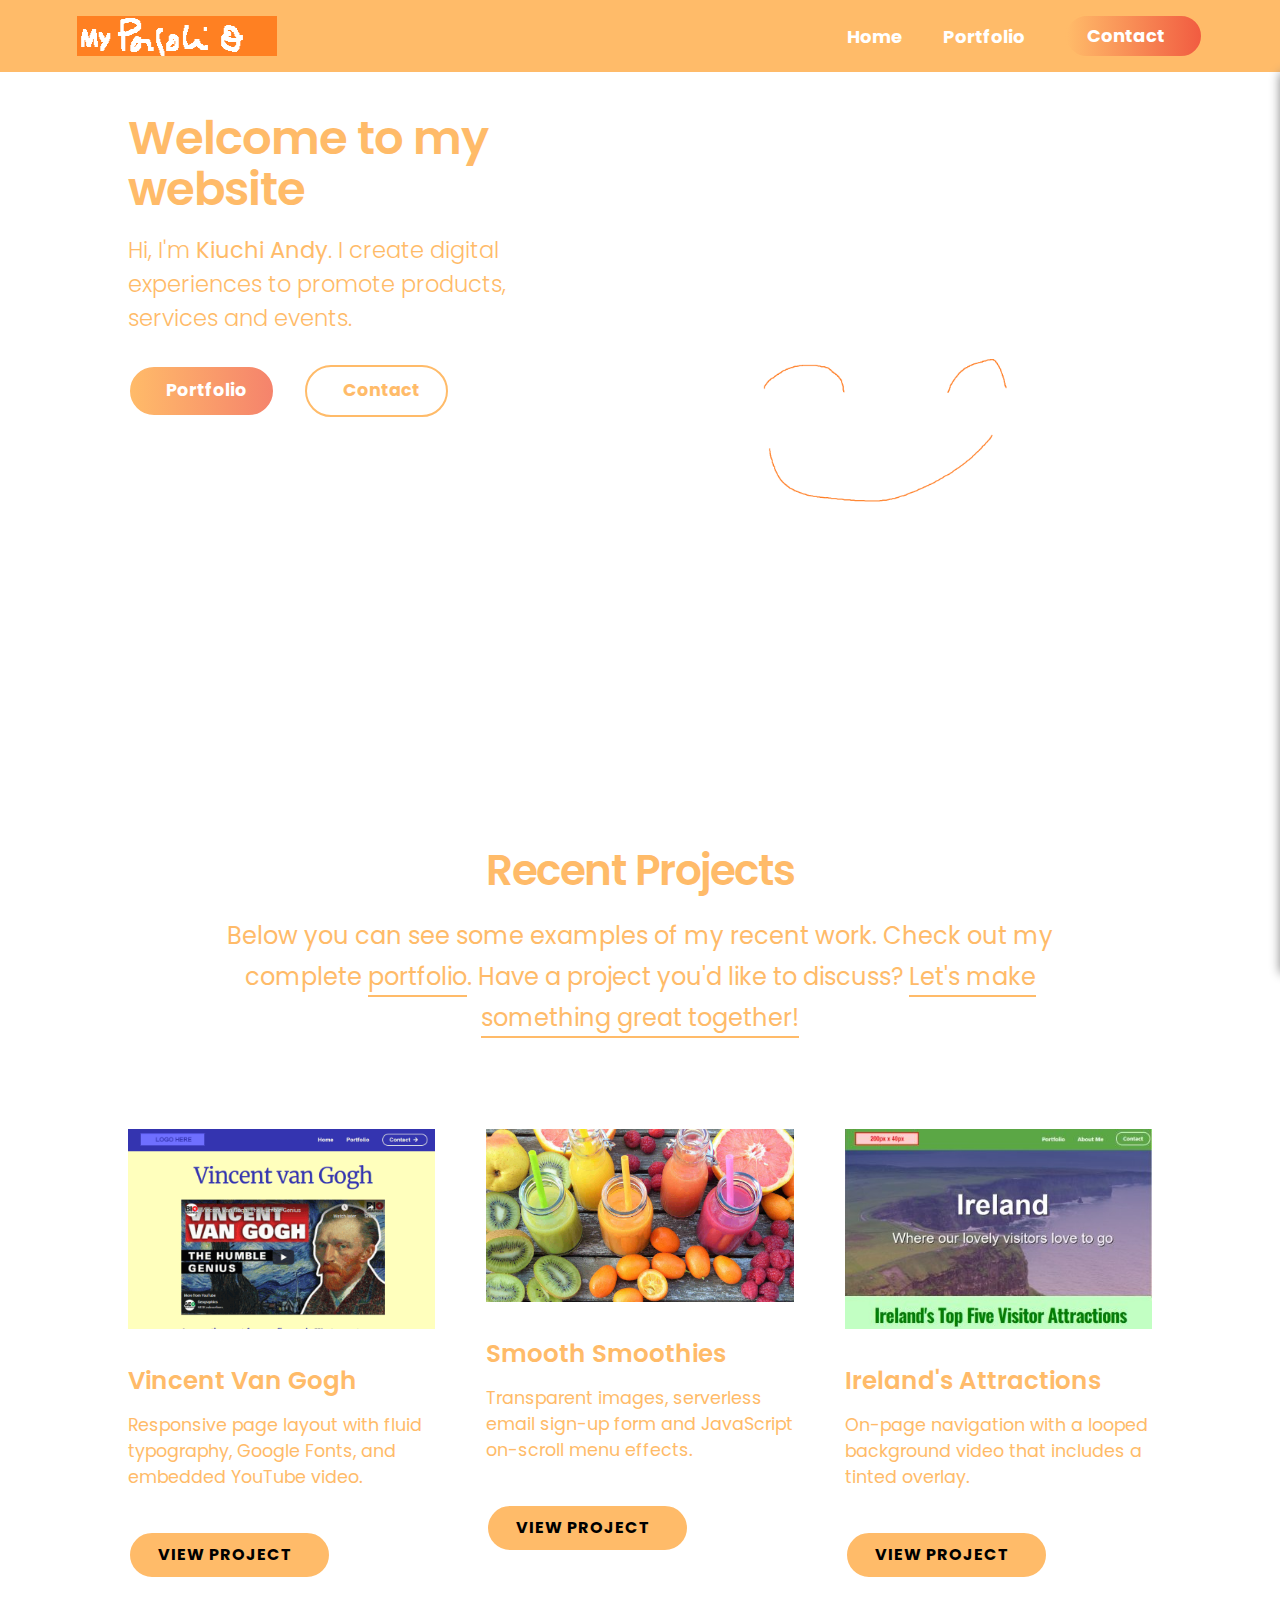
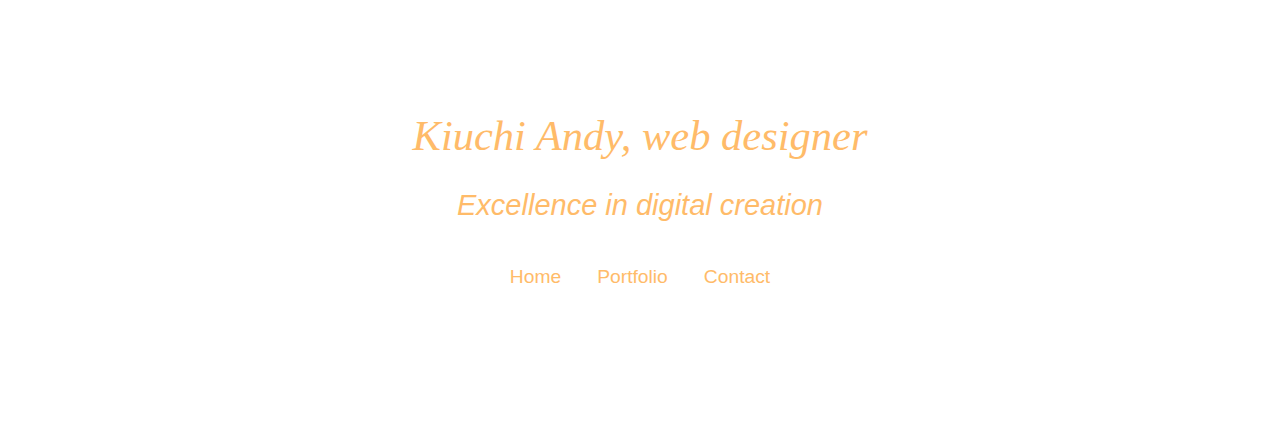
<file: index.html>
<!DOCTYPE html>
<html lang="en">
<head>
	<meta charset="utf-8">
	<meta name="viewport" content="width=device-width, initial-scale=1.0">
	<meta http-equiv="X-UA-Compatible" content="IE=edge">
	
	<title>Kiuchi Andy Web Designer</title>
	<meta name="description" content="I create digital experiences to promote products, services and events.">
	
    <link href="assets/css/resets.css" rel="stylesheet">
    <link href="assets/css/menus.css" rel="stylesheet">
    <link href="assets/css/header.css" rel="stylesheet">
	<link href="assets/css/main.css" rel="stylesheet">
    <link href="assets/css/footer.css" rel="stylesheet">

    <link rel="apple-touch-icon" sizes="180x180" href="../../assets/img/apple-touch-icon.png">
    <link rel="icon" type="image/png" sizes="32x32" href="../../assets/img/favicon-32x32.png">
    <link rel="icon" type="image/png" sizes="16x16" href="../../assets/img/favicon-16x16.png">
    <link rel="manifest" href="../../assets/img/site.webmanifest">

    <!-- Link to Google Fonts -->
    <link rel="preconnect" href="https://fonts.gstatic.com">
    <link href="https://fonts.googleapis.com/css2?family=Poppins:ital,wght@0,300;0,400;0,600;0,700;1,400;1,700&display=swap" rel="stylesheet"> 

    <!-- Font Awesome 5 icons -->
    <link href="https://cdnjs.cloudflare.com/ajax/libs/font-awesome/5.14.0/css/all.min.css" rel="stylesheet" integrity="sha512-1PKOgIY59xJ8Co8+NE6FZ+LOAZKjy+KY8iq0G4B3CyeY6wYHN3yt9PW0XpSriVlkMXe40PTKnXrLnZ9+fkDaog==" crossorigin="anonymous">

</head>


<body>

    <!-- Begin desktop menu -->
    <div class="container-menu-desktop menu-dark menu-sticky">
        <!-- first child item -->
        <a href="index.html"><img src="assets/img/website-logo.png" alt="website logo"></a>
        <!-- second child item -->
        <ul>
            <li><a href="index.html">Home</a></li>
            <li><a href="portfolio/index.html">Portfolio</a></li>
            <li><a href="contact/index.html" class="btn-cta">Contact &nbsp;<i class="fas fa-arrow-right"></i></a></li>
        </ul>
    </div>
    <!-- End desktop menu -->


    <!-- Begin mobile menu bar -->
    <div class="container-menu-bar-mobile menu-dark menu-sticky">
            <!-- first child -->
            <a href="index.html"><img src="assets/img/website-logo.png" alt="website logo"></a>
            <!-- second child -->
            <div class="item-icon">
                <div class="bar1"></div>
                <div class="bar2"></div>
                <div class="bar3"></div>
            </div>
        </div>
    <!-- End mobile menu bar -->

    <!-- Begin mobile menu slide-out options -->
    <div class="flyout-menu flyout-menu-is-closed menu-dark">
        <ul>
            <li><a href="index.html">Home</a></li>
            <li><a href="portfolio/index.html">Portfolio</a></li>
            <li><a href="contact/index.html" class="btn-cta">Contact &nbsp;<i class="fas fa-arrow-right"></i></a></li>
        </ul>

        <hr>
        <h4>About Me</h4>
        <div class="fly-out-profile-box">
            <img src="assets/img/profile-pic.jpg" alt="Kiuchi Andy, web designer">
            <p>Hi, I'm <b>Kiuchi Andy</b>, a web and digital designer.</p>
        </div>
   
        <h4>Contact</h4>
        <p>Have a project you'd like to discuss? Let's make something great together!</p>

        <h5><a href="mailto:andy.kiuchi@epita.fr" target="_blank">andy.kiuchi@epita.fr</a></h5>

        <h4>Social Links</h4>
        <div class="fly-out-social-icons">
            <a href="https://github.com/Necromateion" target="_blank"><i class="fab fa-github-square fa-fw"></i></a>
        </div>
        <p>&nbsp;</p>
        <p>&nbsp;</p>
        <p>&nbsp;</p>
    </div>
    <!-- End mobile menu slide-out options -->

     <!-- Begin hero block -->
    <div class="hero-block-two-columns unhide-content-under-sticky-menu">
        <div class="item-2 fade-in">
            <h1>Welcome to my website</h1>
            <h2>Hi, I'm <b>Kiuchi Andy</b>. I create digital experiences to promote products, services and events.</h2>
            <div class="container-btn">
                <a href="portfolio/index.html" class="btn btn-gradient btn-rounded"><i class="fas fa-arrow-right"></i> Portfolio</a>
                <a href="contact/index.html" class="btn btn-ghost btn-rounded"><i class="fas fa-arrow-right"></i> Contact</a>
            </div>
        </div>
        <div class="item-2 fade-in">
            <img src="assets/img/home-pic.jpg" alt="hero image">
        </div>
    </div>
    <!-- End hero block -->

	<!-- Begin single-column container -->

	<!-- Begin parent flexbox container for one column layout (.item-1) on all screens -->
	<div class="container-flexbox bg-light-slate">
		<div class="item-1">
			<h2>Recent Projects</h2>
            <p>Below you can see some examples of my recent work. Check out my complete <a href="portfolio/index.html" class="fancy-link">portfolio</a>. Have a project you'd like to discuss? <a href="contact/index.html" class="fancy-link">Let's make something great together!</a></p>
		</div>
    </div><!-- End parent flexbox container -->
    
	
	<div class="container-flexbox bg-light-slate">

		<div class="item-3">
			<a href="portfolio/van-gogh/index.html"><img src="assets/img/project-van-gogh.png" alt="Project: Vincent Van Gogh"></a>
			<h3>Vincent Van Gogh</h3>
            <p>Responsive page layout with fluid typography, Google Fonts, and embedded YouTube video.</p>
            <a href="portfolio/van-gogh/index.html" class="button button-solid btn-rounded">View Project &nbsp;<i class="fas fa-arrow-right"></i></a>             
		</div>

        <div class="item-3">
			<a href="portfolio/smoothies/index.html"><img src="assets/img/smoothie-hero-image.jpg" alt="Project: Smooth Smoothies"></a>
			<h3>Smooth Smoothies</h3>
            <p>Transparent images, serverless email sign-up form and JavaScript on-scroll menu effects.</p>
            <a href="portfolio/smoothies/index.html" class="button button-solid btn-rounded">View Project &nbsp;<i class="fas fa-arrow-right"></i></a>           
        </div>
        
		<div class="item-3">
			<a href="portfolio/ireland/index.html"><img src="assets/img/project-ireland.jpg" alt="Project: Ireland Tourism"></a>
			<h3>Ireland's Attractions</h3>
            <p>On-page navigation with a looped background video that includes a tinted overlay.</p>
            <a href="portfolio/ireland/index.html" class="button button-solid btn-rounded">View Project &nbsp;<i class="fas fa-arrow-right"></i></a>               
		</div>

	</div><!-- End parent flexbox container -->

    
	<footer>

        <h4>Kiuchi Andy, web designer</h4>
        <h5>Excellence in digital creation</h5>

        <ul class="footer-links">
            <li><a href="index.html">Home</a></li>
            <li><a href="portfolio/index.html">Portfolio</a></li>
            <li><a href="contact/index.html">Contact</a></li>
        </ul>
        
        <ul class="footer-icons">

            <li>
                <a href="https://github.com/Necromateion" target="_blank">
                    <i class="fab fa-github"></i>
                </a>
            </li>
            
         </ul>
        
        </footer>

    <script src="assets/js/menus.js"></script>        
        
	
</body>
</html>
</file>
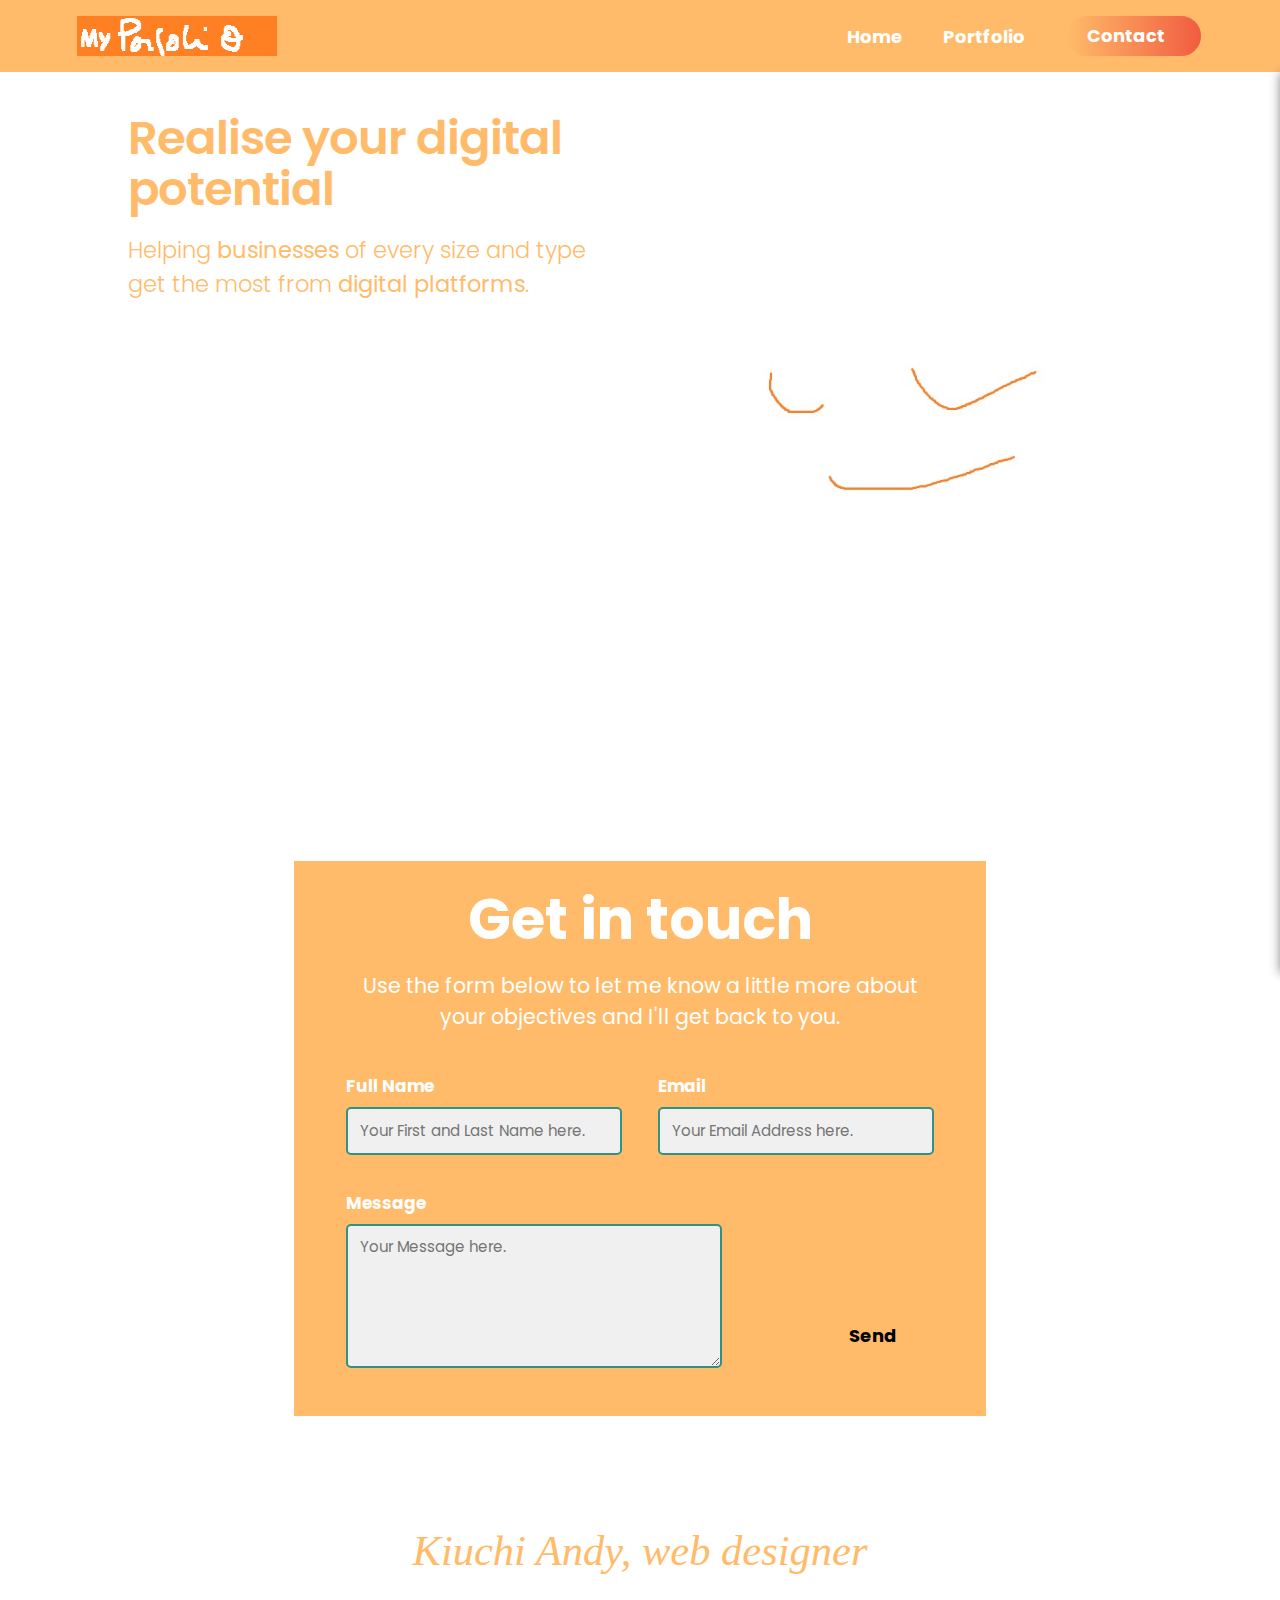
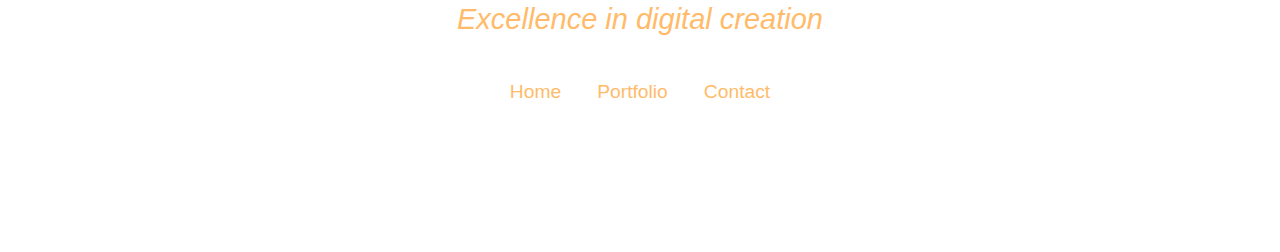
<file: contact/index.html>
<!DOCTYPE html>
<html lang="en">
<head>
	<meta charset="utf-8">
	<meta name="viewport" content="width=device-width, initial-scale=1.0">
	<meta http-equiv="X-UA-Compatible" content="IE=edge">
	
	<title>Contact | Kiuchi Andy Web Designer</title>
	<meta name="description" content="Helping businesses of every size and type get the most from digital platforms.">
	
    <link href="../assets/css/resets.css" rel="stylesheet">
    <link href="../assets/css/menus.css" rel="stylesheet">
    <link href="../assets/css/header.css" rel="stylesheet">    
	<link href="../assets/css/main.css" rel="stylesheet">
    <link href="../assets/css/footer.css" rel="stylesheet">

    <link rel="apple-touch-icon" sizes="180x180" href="../../assets/img/apple-touch-icon.png">
    <link rel="icon" type="image/png" sizes="32x32" href="../../assets/img/favicon-32x32.png">
    <link rel="icon" type="image/png" sizes="16x16" href="../../assets/img/favicon-16x16.png">
    <link rel="manifest" href="../../assets/img/site.webmanifest">

    <!-- Link to Google Fonts  -->
    <link rel="preconnect" href="https://fonts.gstatic.com">
    <link href="https://fonts.googleapis.com/css2?family=Poppins:ital,wght@0,300;0,400;0,600;0,700;1,400;1,700&display=swap" rel="stylesheet"> 

    <!-- Font Awesome 5 icons -->
    <link href="https://cdnjs.cloudflare.com/ajax/libs/font-awesome/5.14.0/css/all.min.css" rel="stylesheet" integrity="sha512-1PKOgIY59xJ8Co8+NE6FZ+LOAZKjy+KY8iq0G4B3CyeY6wYHN3yt9PW0XpSriVlkMXe40PTKnXrLnZ9+fkDaog==" crossorigin="anonymous">

</head>


<body class="bg-light-slate">

     <!-- Begin desktop menu -->
    <div class="container-menu-desktop menu-dark menu-sticky">
        <!-- first child item -->
        <a href="../index.html"><img src="../assets/img/website-logo.png" alt="website logo"></a>
        <!-- second child item -->
        <ul>
            <li><a href="../index.html">Home</a></li>
            <li><a href="../portfolio/index.html">Portfolio</a></li>
            <li><a href="../contact/index.html" class="btn-cta">Contact &nbsp;<i class="fas fa-arrow-right"></i></a></li>
        </ul>
    </div>
    <!-- End desktop menu -->


    <!-- Begin mobile menu bar -->
    <div class="container-menu-bar-mobile menu-dark menu-sticky">
            <!-- first child -->
            <a href="../index.html"><img src="../assets/img/website-logo.png" alt="website logo"></a>
            <!-- second child -->
            <div class="item-icon">
                <div class="bar1"></div>
                <div class="bar2"></div>
                <div class="bar3"></div>
            </div>
        </div>
    <!-- End mobile menu bar -->

    <!-- Begin mobile menu slide-out options -->
    <div class="flyout-menu flyout-menu-is-closed menu-dark">
        <ul>
            <li><a href="../index.html">Home</a></li>
            <li><a href="../portfolio/index.html">Portfolio</a></li>
            <li><a href="../contact/index.html" class="btn-cta">Contact &nbsp;<i class="fas fa-arrow-right"></i></a></li>
        </ul>

        <hr>
        <h4>About Me</h4>
        <div class="fly-out-profile-box">
            <img src="../assets/img/profile-pic.jpg" alt="Kiuchi Andy, web designer">
            <p>Hi, I'm <b>Kiuchi Andy</b>, a web and digital designer.</p>
        </div>
   
        <h4>Contact</h4>
        <p>Have a project you'd like to discuss? Let's make something great together!</p>

        <h5><a href="mailto:andy.kiuchi@epita.fr" target="_blank">andy.kiuchi@epita.fr</a></h5>

        <h4>Social Links</h4>
        <div class="fly-out-social-icons">
            <a href="https://github.com/Necromateion" target="_blank"><i class="fab fa-github-square fa-fw"></i></a>
        </div>
        <p>&nbsp;</p>
        <p>&nbsp;</p>
        <p>&nbsp;</p>
    </div>
    <!-- End mobile menu slide-out options -->

    <!-- Begin hero block -->
    <div class="hero-block-two-columns unhide-content-under-sticky-menu">
        <div class="item-2 fade-in">
            <h1>Realise your digital potential</h1>
            <h2>Helping <b>businesses</b> of every size and type get the most from <b>digital platforms</b>.</h2>
        </div>
        <div class="item-2 fade-in">
            <img src="../assets/img/contact-pic.jpg" alt="hero image">
        </div>
        
    </div>
    <!-- End hero block -->

    <!-- Begin container for contact form -->
        
    <div class="container-contact-form">
        <h3>Get in touch</h3>
        <p>Use the form below to let me know a little more about your objectives and I'll get back to you.</p>
        
        <!-- Contact form starts here -->
        <form id="contact-form" name="contact-form" accept-charset="utf-8" method="post" action="https://formspree.io/nn/nnnnnn">

            <!-- Begin contact form fields -->

            <div class="flex-row">
                <div class="item-name">
                    <label for="full-name">Full Name</label>
                    <input type="text" name="name" id="full-name" placeholder="Your First and Last Name here." required>
                </div>
                <div class="item-email">
                    <label for="email-address">Email</label>
                    <input type="email" name="_replyto" id="email-address" placeholder="Your Email Address here." required>
                </div>
            </div>

            <div class="flex-row">
                <div class="item-textarea">
                    <label for="message">Message</label>
                    <textarea rows="5" name="message" id="message" placeholder="Your Message here." required></textarea>
                </div>

                <div class="item-btn">
                    <button id="btn-submit" type="submit">Send <i class="fas fa-arrow-circle-right"></i></button> 
                </div>
            </div>

            <input type="hidden" name="_subject" id="email-subject" value="Contact Form Submission">
            <!-- End contact form fields -->

        </form>
        <!-- Contact form ends here -->

    </div>
    <!-- End container for contact form -->


    
	<footer>

        <h4>Kiuchi Andy, web designer</h4>
        <h5>Excellence in digital creation</h5>

        <ul class="footer-links">
            <li><a href="../index.html">Home</a></li>
            <li><a href="../portfolio/index.html">Portfolio</a></li>
            <li><a href="index.html">Contact</a></li>
        </ul>
        
        <ul class="footer-icons">
            <li>
                <a href="https://github.com/Necromateion" target="_blank">
                    <i class="fab fa-github"></i>
                </a>
            </li>
         </ul>               

        </footer>

	    <script src="../assets/js/menus.js"></script>        


</body>
</html>
</file>
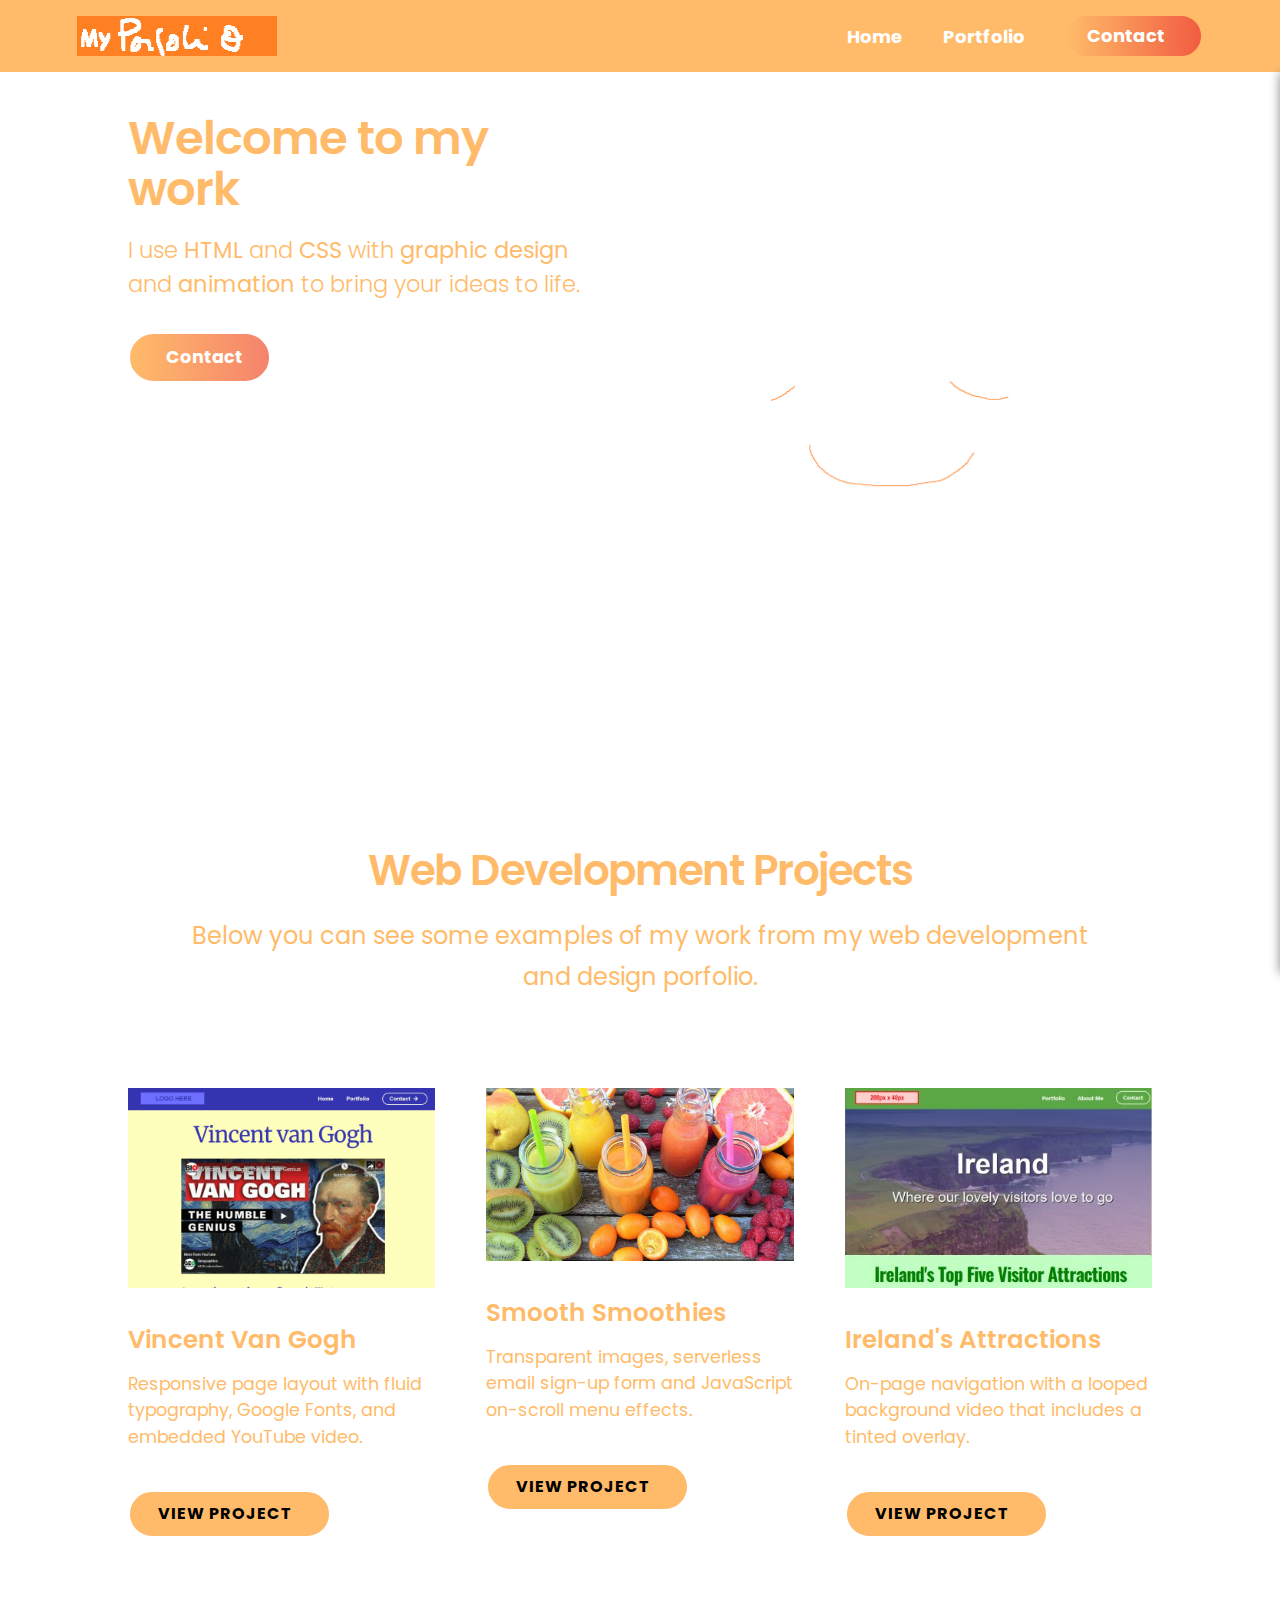
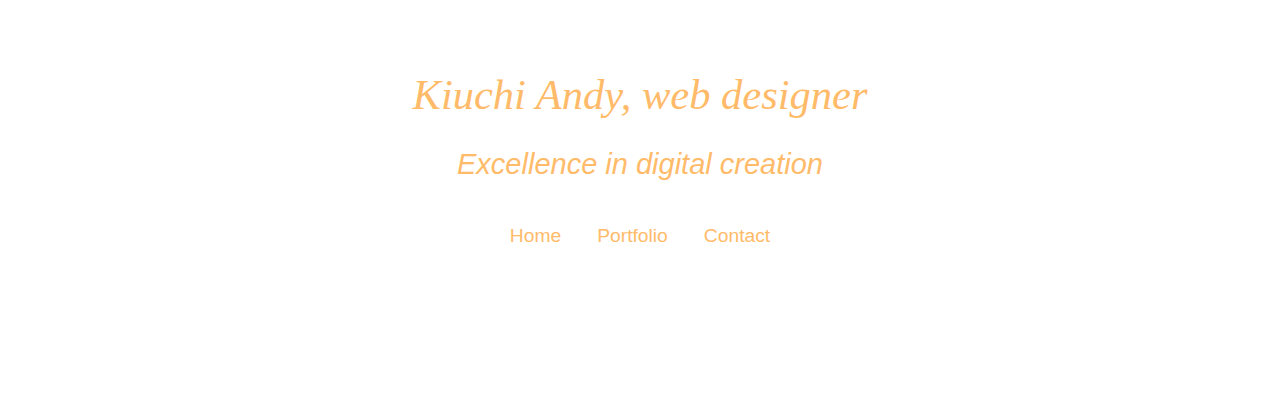
<file: portfolio/index.html>
<!DOCTYPE html>
<html lang="en">
<head>
	<meta charset="utf-8">
	<meta name="viewport" content="width=device-width, initial-scale=1.0">
	<meta http-equiv="X-UA-Compatible" content="IE=edge">
	
	<title>Portfolio | Kiuchi Andy Web Designer</title>
	<meta name="description" content="I use HTML and CSS with graphic design and animation to bring your ideas to life.">
	
    <link href="../assets/css/resets.css" rel="stylesheet">
    <link href="../assets/css/menus.css" rel="stylesheet">  
    <link href="../assets/css/header.css" rel="stylesheet">
	<link href="../assets/css/main.css" rel="stylesheet">
    <link href="../assets/css/footer.css" rel="stylesheet">

    <link rel="apple-touch-icon" sizes="180x180" href="../../assets/img/apple-touch-icon.png">
    <link rel="icon" type="image/png" sizes="32x32" href="../../assets/img/favicon-32x32.png">
    <link rel="icon" type="image/png" sizes="16x16" href="../../assets/img/favicon-16x16.png">

    <!-- Link to Google Fonts -->
    <link rel="preconnect" href="https://fonts.gstatic.com">
    <link href="https://fonts.googleapis.com/css2?family=Poppins:ital,wght@0,300;0,400;0,600;0,700;1,400;1,700&display=swap" rel="stylesheet"> 

    <!-- Font Awesome 5 icons -->
    <link href="https://cdnjs.cloudflare.com/ajax/libs/font-awesome/5.14.0/css/all.min.css" rel="stylesheet" integrity="sha512-1PKOgIY59xJ8Co8+NE6FZ+LOAZKjy+KY8iq0G4B3CyeY6wYHN3yt9PW0XpSriVlkMXe40PTKnXrLnZ9+fkDaog==" crossorigin="anonymous">

</head>


<body>

    <!-- Begin desktop menu -->
    <div class="container-menu-desktop menu-dark menu-sticky">
        <!-- first child item -->
        <a href="../index.html"><img src="../assets/img/website-logo.png" alt="website logo"></a>
        <!-- second child item -->
        <ul>
            <li><a href="../index.html">Home</a></li>
            <li><a href="../portfolio/index.html">Portfolio</a></li>
            <li><a href="../contact/index.html" class="btn-cta">Contact &nbsp;<i class="fas fa-arrow-right"></i></a></li>
        </ul>
    </div>
    <!-- End desktop menu -->


    <!-- Begin mobile menu bar -->
    <div class="container-menu-bar-mobile menu-dark menu-sticky">
            <!-- first child -->
            <a href="#"><img src="../assets/img/website-logo.png" alt="website logo"></a>
            <!-- second child -->
            <div class="item-icon">
                <div class="bar1"></div>
                <div class="bar2"></div>
                <div class="bar3"></div>
            </div>
        </div>
    <!-- End mobile menu bar -->

    <!-- Begin mobile menu slide-out options -->
    <div class="flyout-menu flyout-menu-is-closed menu-dark">
        <ul>
            <li><a href="../index.html">Home</a></li>
            <li><a href="../portfolio/index.html">Portfolio</a></li>
            <li><a href="../contact/index.html" class="btn-cta"><i class="fas fa-shopping-cart"></i> Contact</a></li>
        </ul>

        <hr>
        <h4>About Me</h4>
        <div class="fly-out-profile-box">
            <img src="../assets/img/profile-pic.jpg" alt="Lucas Theze, web designer, Toulouse">
            <p>Hi, I'm <b>Kiuchi Andy</b>, a web and digital designer.</p>
        </div>
   
        <h4>Contact</h4>
        <p>Have a project you'd like to discuss? Let's make something great together!</p>

        <h5><a href="mailto:andy.kiuchi@epita.fr" target="_blank">andy.kiuchi@epita.fr</a></h5>

        <h4>Social Links</h4>
        <div class="fly-out-social-icons">
            <a href="https://github.com/Necromateion" target="_blank"><i class="fab fa-github-square fa-fw"></i></a>
        </div>
        <p>&nbsp;</p>
        <p>&nbsp;</p>
        <p>&nbsp;</p>
    </div>
    <!-- End mobile menu slide-out options -->

     <!-- Begin hero block -->
     <div class="hero-block-two-columns unhide-content-under-sticky-menu">
        <div class="item-2 fade-in">
            <h1>Welcome to my work</h1>
            <h2>I use <b>HTML</b> and <b>CSS</b> with <b>graphic design</b> and <b>animation</b> to bring your ideas to life.</h2>
            <div class="container-btn text-center-desktop text-center-mobile">
                <a href="../contact/index.html" class="btn btn-rounded btn-gradient"><i class="fas fa-arrow-right"></i> Contact</a>
            </div>
        </div>
        <div class="item-2 fade-in">
            <img src="../assets/img/portfolio-pic.jpg" alt="hero image">
        </div>
    </div>
    <!-- End hero block -->

	<div class="container-flexbox bg-light-slate ">
         <div class="item-1">
                <h2>Web Development Projects</h2>
                <p>Below you can see some examples of my work from my web development and design porfolio.</p>
            </div>
        </div><!-- End parent flexbox container -->

    <div class="container-flexbox bg-light-slate ">
		<div class="item-3">
			<a href="van-gogh/index.html"><img src="../assets/img/project-van-gogh.png" alt="Project: Vincent Van Gogh"></a>
			<h3>Vincent Van Gogh</h3>
            <p>Responsive page layout with fluid typography, Google Fonts, and embedded YouTube video.</p>
            <a href="van-gogh/index.html" class="button button-solid btn-rounded">View Project &nbsp;<i class="fas fa-arrow-right"></i></a>             
		</div>

        <div class="item-3">
			<a href="smoothies/index.html"><img src="../assets/img/smoothie-hero-image.jpg"  alt="Project: Smooth Smoothies"></a>
			<h3>Smooth Smoothies</h3>
            <p>Transparent images, serverless email sign-up form and JavaScript on-scroll menu effects.</p>
            <a href="smoothies/index.html" class="button button-solid btn-rounded">View Project &nbsp;<i class="fas fa-arrow-right"></i></a>           
        </div>
        
		<div class="item-3">
			<a href="ireland/index.html"><img src="../assets/img/project-ireland.jpg" alt="Project: Ireland Tourism"></a>
			<h3>Ireland's Attractions</h3>
            <p>On-page navigation with a looped background video that includes a tinted overlay.</p>
            <a href="ireland/index.html" class="button button-solid btn-rounded">View Project &nbsp;<i class="fas fa-arrow-right"></i></a>               
		</div>

	</div><!-- End parent flexbox container -->

   
	<footer>

        <h4>Kiuchi Andy, web designer</h4>
        <h5>Excellence in digital creation</h5>

        <ul class="footer-links">
            <li><a href="../index.html">Home</a></li>
            <li><a href="index.html">Portfolio</a></li>
            <li><a href="../contact/index.html">Contact</a></li>
        </ul>
        
        <ul class="footer-icons">
            <li>
                <a href="https://github.com/Necromateion" target="_blank">
                    <i class="fab fa-github"></i>
                </a>
            </li>
         </ul>                

    </footer>

    <script src="../assets/js/menus.js"></script>   

</body>
</html>
</file>
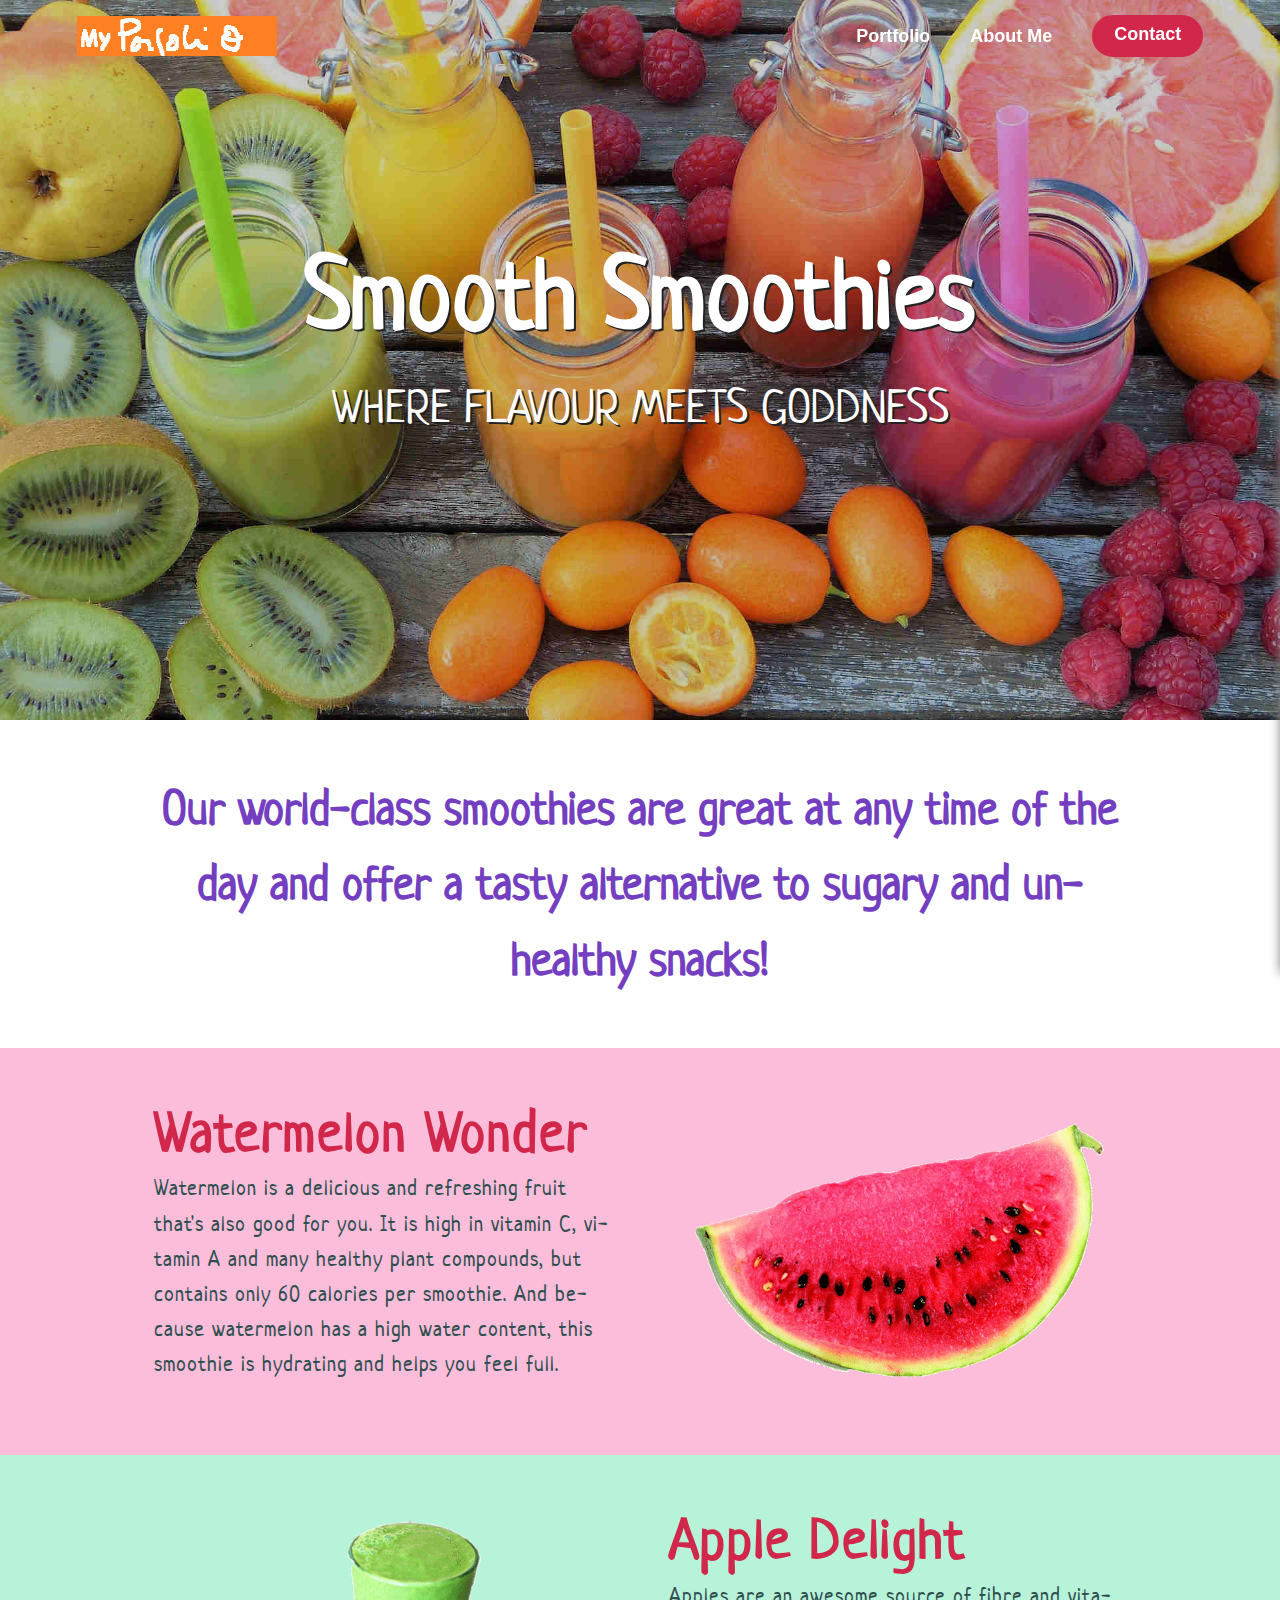
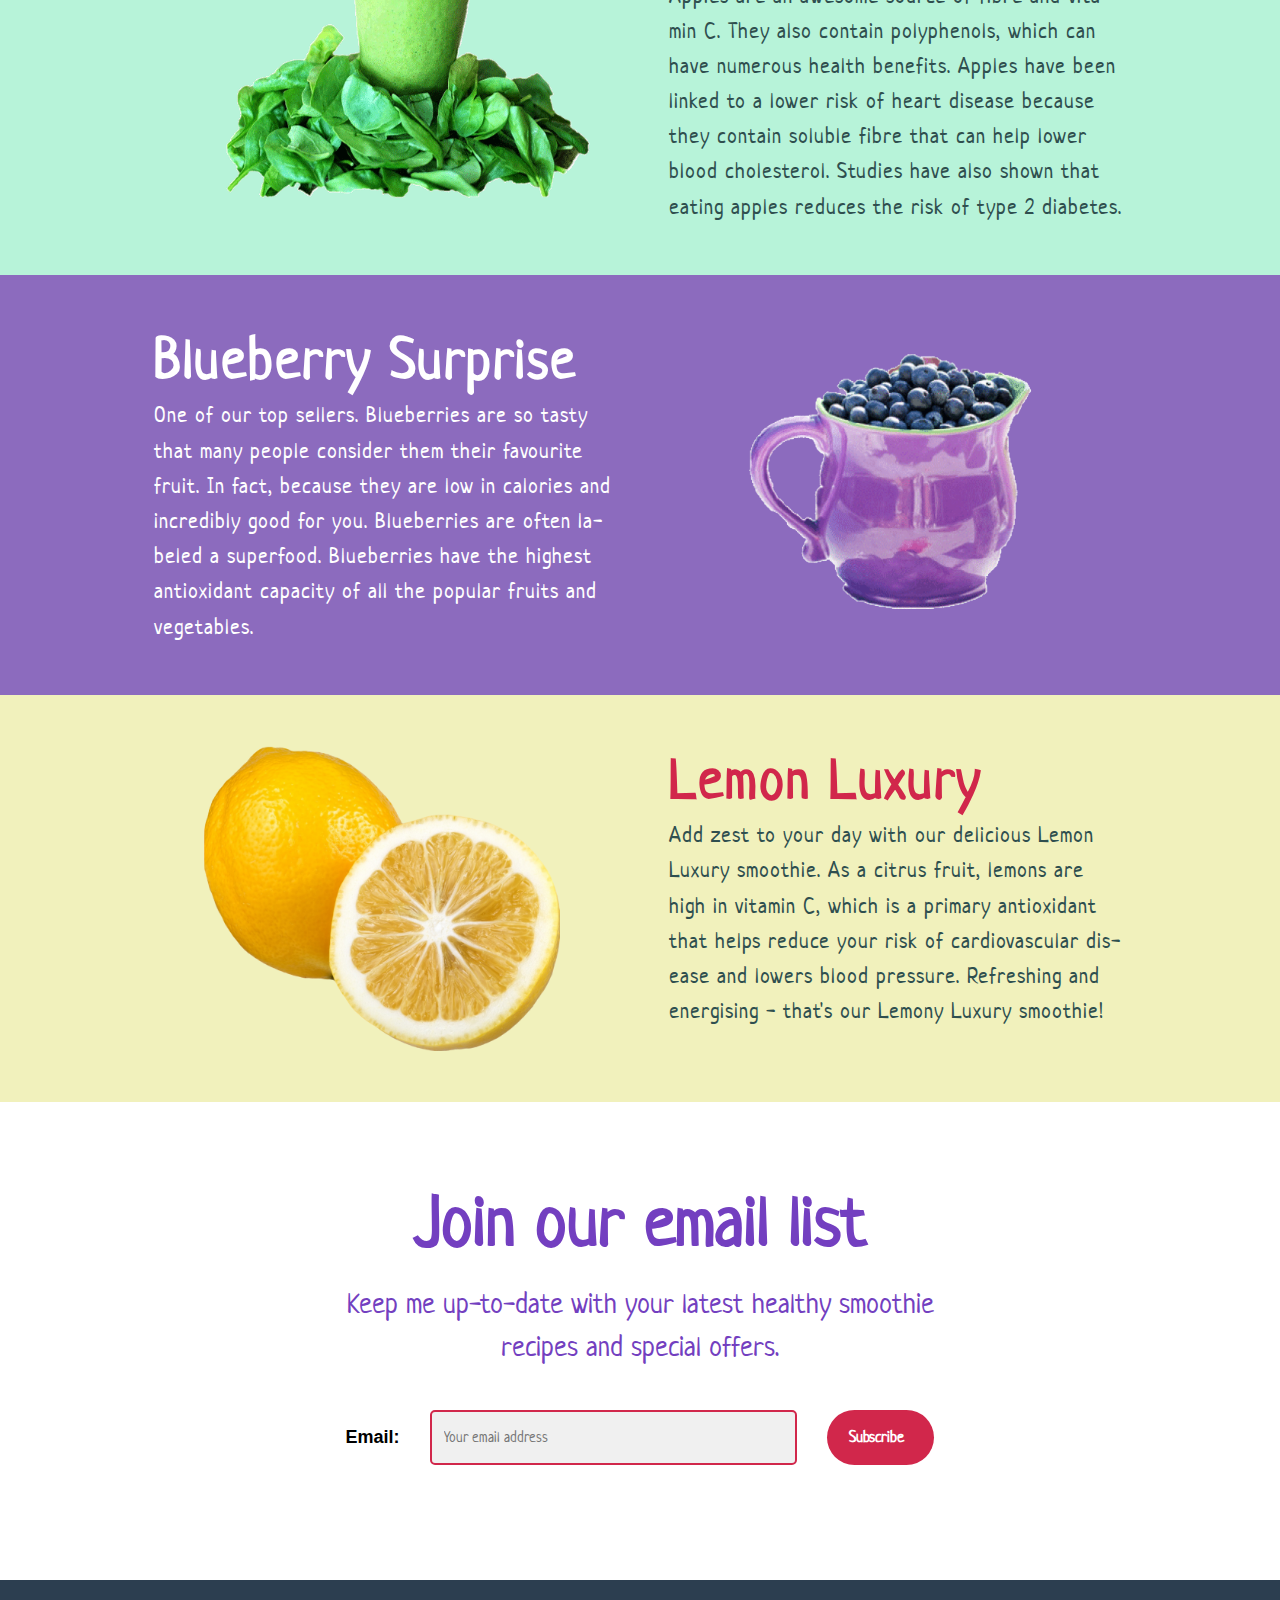
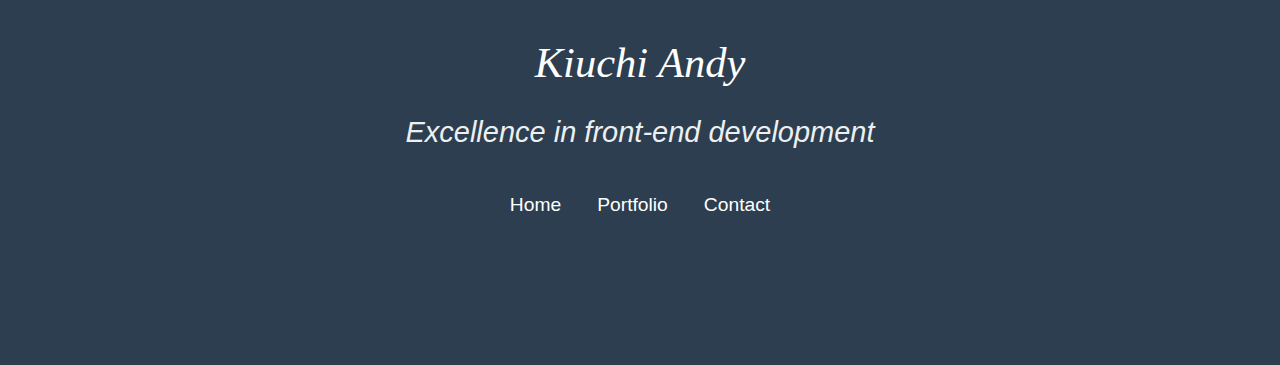
<file: portfolio/smoothies/index.html>
<!doctype html>
<html lang="en">

<head>
    <meta charset="utf-8">
    <meta http-equiv="X-UA-Compatible" content="IE=edge">
    <meta name="viewport" content="width=device-width, initial-scale=1.0">

    <title>Smooth Smoothies | Portfolio Project | Kiuchi Andy</title>

    <meta name="description"
        content="Dublin's finest smoothie store. Offering tasty alternatives to sugary and unhealthy snacks for busy, on-the-go, on-trend professionals.">

    <link rel="stylesheet" href="assets/css/resets.css">
    <link rel="stylesheet" href="assets/css/menus.css">
    <link rel="stylesheet" href="assets/css/header.css">
    <link rel="stylesheet" href="assets/css/smoothies.css">
    <link rel="stylesheet" href="assets/css/footer.css">

    <link rel="apple-touch-icon" sizes="180x180" href="../../assets/img/apple-touch-icon.png">
    <link rel="icon" type="image/png" sizes="32x32" href="../../assets/img/favicon-32x32.png">
    <link rel="icon" type="image/png" sizes="16x16" href="../../assets/img/favicon-16x16.png">
    <link rel="manifest" href="../../assets/img/site.webmanifest">

    <!-- Google Fonts -->
    <link href="https://fonts.googleapis.com/css?family=Neucha&display=swap" rel="stylesheet">

    <!-- Link to icons for Font Awesome 5 -->
    <link href="https://cdnjs.cloudflare.com/ajax/libs/font-awesome/5.15.3/css/all.min.css" rel="stylesheet"
        integrity="sha512-iBBXm8fW90+nuLcSKlbmrPcLa0OT92xO1BIsZ+ywDWZCvqsWgccV3gFoRBv0z+8dLJgyAHIhR35VZc2oM/gI1w=="
        crossorigin="anonymous">

</head>

<body>



    <!-- Begin desktop menu -->
    <nav class="container-menu-desktop menu-transparent menu-sticky">
        <!-- first child item -->
        <a href="../../index.html"><img src="../../assets/img/website-logo.png" alt="website logo"></a>
        <!-- second child item -->
        <ul>
            <li><a href="../../portfolio/index.html">Portfolio</a></li>
            <li><a href="../../index.html">About Me</a></li>
            <li><a href="../../contact/index.html" class="btn-cta">Contact</a></li>
        </ul>
    </nav>
    <!-- End desktop menu -->


    <!-- Begin mobile menu bar -->
    <div class="container-menu-bar-mobile menu-dark menu-sticky">
        <!-- first child -->
        <a href="../../index.html"><img src="../../assets/img/website-logo.png" alt="website logo"></a>
        <!-- second child -->
        <div class="item-icon">
            <div class="bar1"></div>
            <div class="bar2"></div>
            <div class="bar3"></div>
        </div>
    </div>
    <!-- End mobile menu bar -->

    <!-- Begin mobile menu slide-out options -->
    <nav class="flyout-menu flyout-menu-is-closed menu-dark">
        <ul>
            <li><a href="../../portfolio/index.html">Portfolio</a></li>
            <li><a href="../../about-me.html">About Me</a></li>
            <li><a href="../../contact/index.html" class="btn-cta">Contact</a></li>
        </ul>

        <hr>
        <h4>About Me</h4>
        <div class="fly-out-profile-box">
            <img src="../../assets/img/profile-pic.jpg" alt="Kiuchi Andy web designer">
            <p>Hi, I'm <b>Kiuchi Andy</b>, a web and digital designer.</p>
        </div>

        <h4>Contact</h4>
        <p>Have a project you'd like to discuss? Let's make something great together!</p>

        <h5><a href="mailto:andy.kiuchi@epita.fr" target="_blank">andy.kiuchi@epita.fr</a></h5>

        <h4>Social Links</h4>
        <div class="fly-out-social-icons">
            <a href="https://github.com/Necromateion" target="_blank"><i class="fab fa-github-square fa-fw"></i></a>
        </div>
        <p>&nbsp;</p>
        <p>&nbsp;</p>
        <p>&nbsp;</p>
    </nav>
    <!-- End mobile menu slide-out options -->

    <!-- hero block -->
    <header class="hero-block text-center">

        <div class="hero-text-container">
            <h1 class="slide-in-top">Smooth Smoothies</h1>
            <h2 class="slide-in-top">Where flavour meets goddness</h2>
        </div>

        <div class="hero-bg-media">
            <img src="assets/img/smoothie-hero-image.jpg" alt="sample background image">
        </div>

        <div class="bg-overlay"></div>

    </header>
    <!-- /hero block -->

    <main>

        <section class="container-block">
            <h2>Our world-class smoothies are great at any time of the day and offer a tasty alternative to sugary and
                unhealthy snacks!</h2>
        </section>

        <section class="container-block container-flexbox bg-watermelon">

            <div class="item-col-2">
                <h3>Watermelon Wonder</h3>
                <p>Watermelon is a delicious and refreshing fruit that's also good for you. It is high in vitamin C,
                    vitamin A and many healthy plant compounds, but contains only 60 calories per smoothie. And because
                    watermelon has a high water content, this smoothie is hydrating and helps you feel full.</p>
            </div>

            <div class="item-col-2">
                <img src="assets/img/watermelon.png" alt="Watermelon Wonder smoothie">
            </div>

        </section>


        <section class="container-block container-flexbox bg-apple">

            <div class="item-col-2">
                <img src="assets/img/apple.png" alt="Apple Delight smoothie">
            </div>

            <div class="item-col-2">
                <h3>Apple Delight</h3>
                <p>Apples are an awesome source of fibre and vitamin C. They also contain polyphenols, which can have
                    numerous health benefits. Apples have been linked to a lower risk of heart disease because they
                    contain soluble fibre that can help lower blood cholesterol. Studies have also shown that eating
                    apples reduces the risk of type 2 diabetes.</p>
            </div>

        </section>

        <section class="container-block container-flexbox bg-blueberry">

            <div class="item-col-2">
                <h3>Blueberry Surprise</h3>
                <p>One of our top sellers. Blueberries are so tasty that many people consider them their favourite
                    fruit. In fact, because they are low in calories and incredibly good for you. Blueberries are often
                    labeled a superfood. Blueberries have the highest antioxidant capacity of all the popular fruits and
                    vegetables.</p>
            </div>

            <div class="item-col-2">
                <img src="assets/img/blueberry.png" alt="Blueberry Surprise smoothie">
            </div>

        </section>

        <section class="container-block container-flexbox bg-lemon">

            <div class="item-col-2">
                <img src="assets/img/lemons.png" alt="Lemon Luxury smoothie">
            </div>

            <div class="item-col-2">
                <h3>Lemon Luxury</h3>
                <p>Add zest to your day with our delicious Lemon Luxury smoothie. As a citrus fruit, lemons are high in
                    vitamin C, which is a primary antioxidant that helps reduce your risk of cardiovascular disease and
                    lowers blood pressure. Refreshing and energising - that's our Lemony Luxury smoothie!</p>
            </div>

        </section>

        <!-- =============== BEGIN EMAIL SIGN UP FORM HTML ============= -->

        <!-- Begin container for email signup form -->
        <div class="container-form-email-signup">

            <h3>Join our email list</h3>
            <p>Keep me up-to-date with your latest healthy smoothie recipes and special offers.</p>

            <!-- Form begins here -->
            <form id="email-signup-form" name="email-signup-form" accept-charset="utf-8" method="post"
                action="https://formspree.io/f/xknkgzjk">

                <!-- Begin email sign up form fields -->
                <div class="flex-row">
                    <label for="email-address">Email:</label>
                    <input type="text" id="email-address" name="email-address" placeholder="Your email address"
                        maxlength="80" autocapitalize="none" required>
                    <input type="hidden" name="_subject" id="email-subject" value="Email Signup Form Submission">
                    <button id="btn-submit" type="submit" class="btn-submit">Subscribe <i
                            class="fas fa-envelope"></i></button>
                </div>
                <!-- End email sign up form fields -->
            </form>
            <!-- Form ends here -->
        </div>
        <!-- End container for email signup form -->


    </main>


    <footer>

        <h4>Kiuchi Andy</h4>
        <h5>Excellence in front-end development</h5>

        <ul class="footer-links">
            <li><a href="../../index.html">Home</a></li>
            <li><a href="../../portfolio/index.html">Portfolio</a></li>
            <li><a href="../../contact/index.html">Contact</a></li>
        </ul>

        <ul class="footer-icons">
            <li>
                <a href="https://github.com/Necromateion" target="_blank">
                    <i class="fab fa-github"></i>
                </a>
            </li>
        </ul>

    </footer>

    <script src="assets/js/menus-transparent.js"></script>


</body>

</html>
</file>
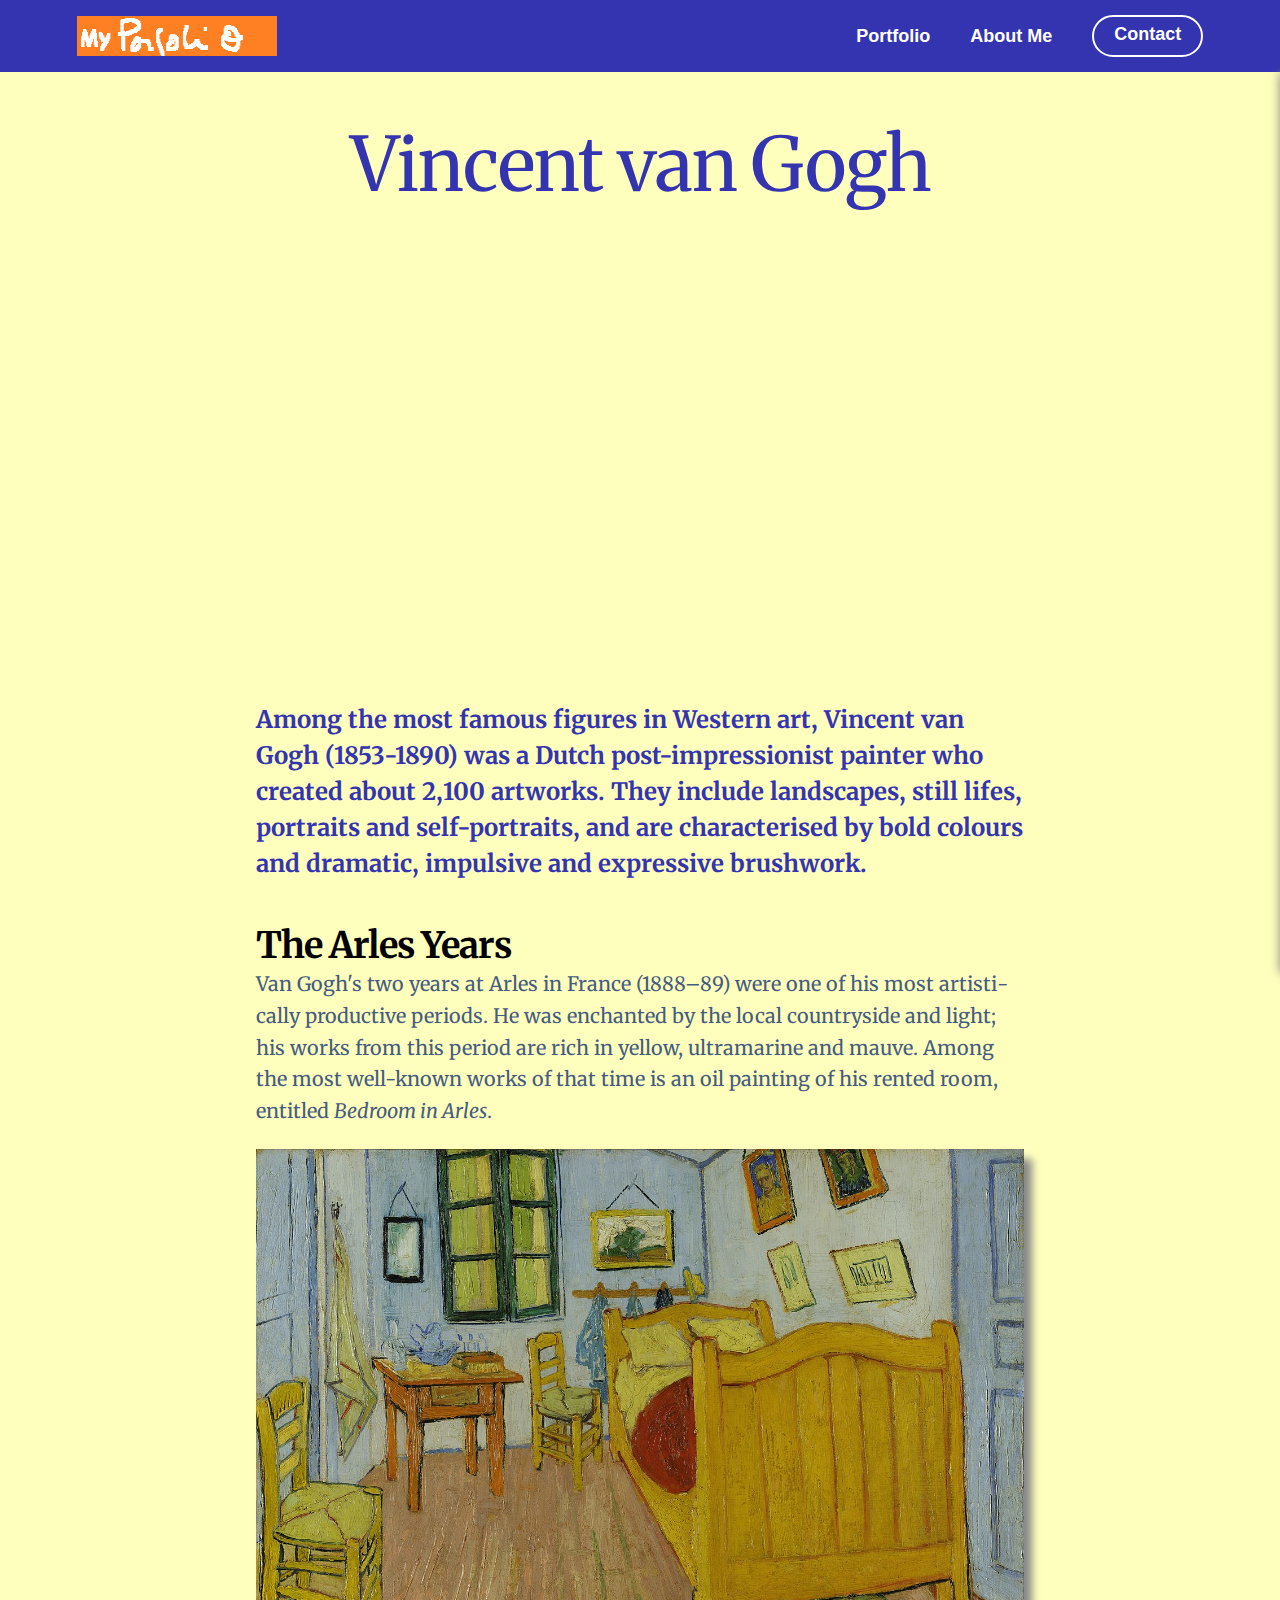
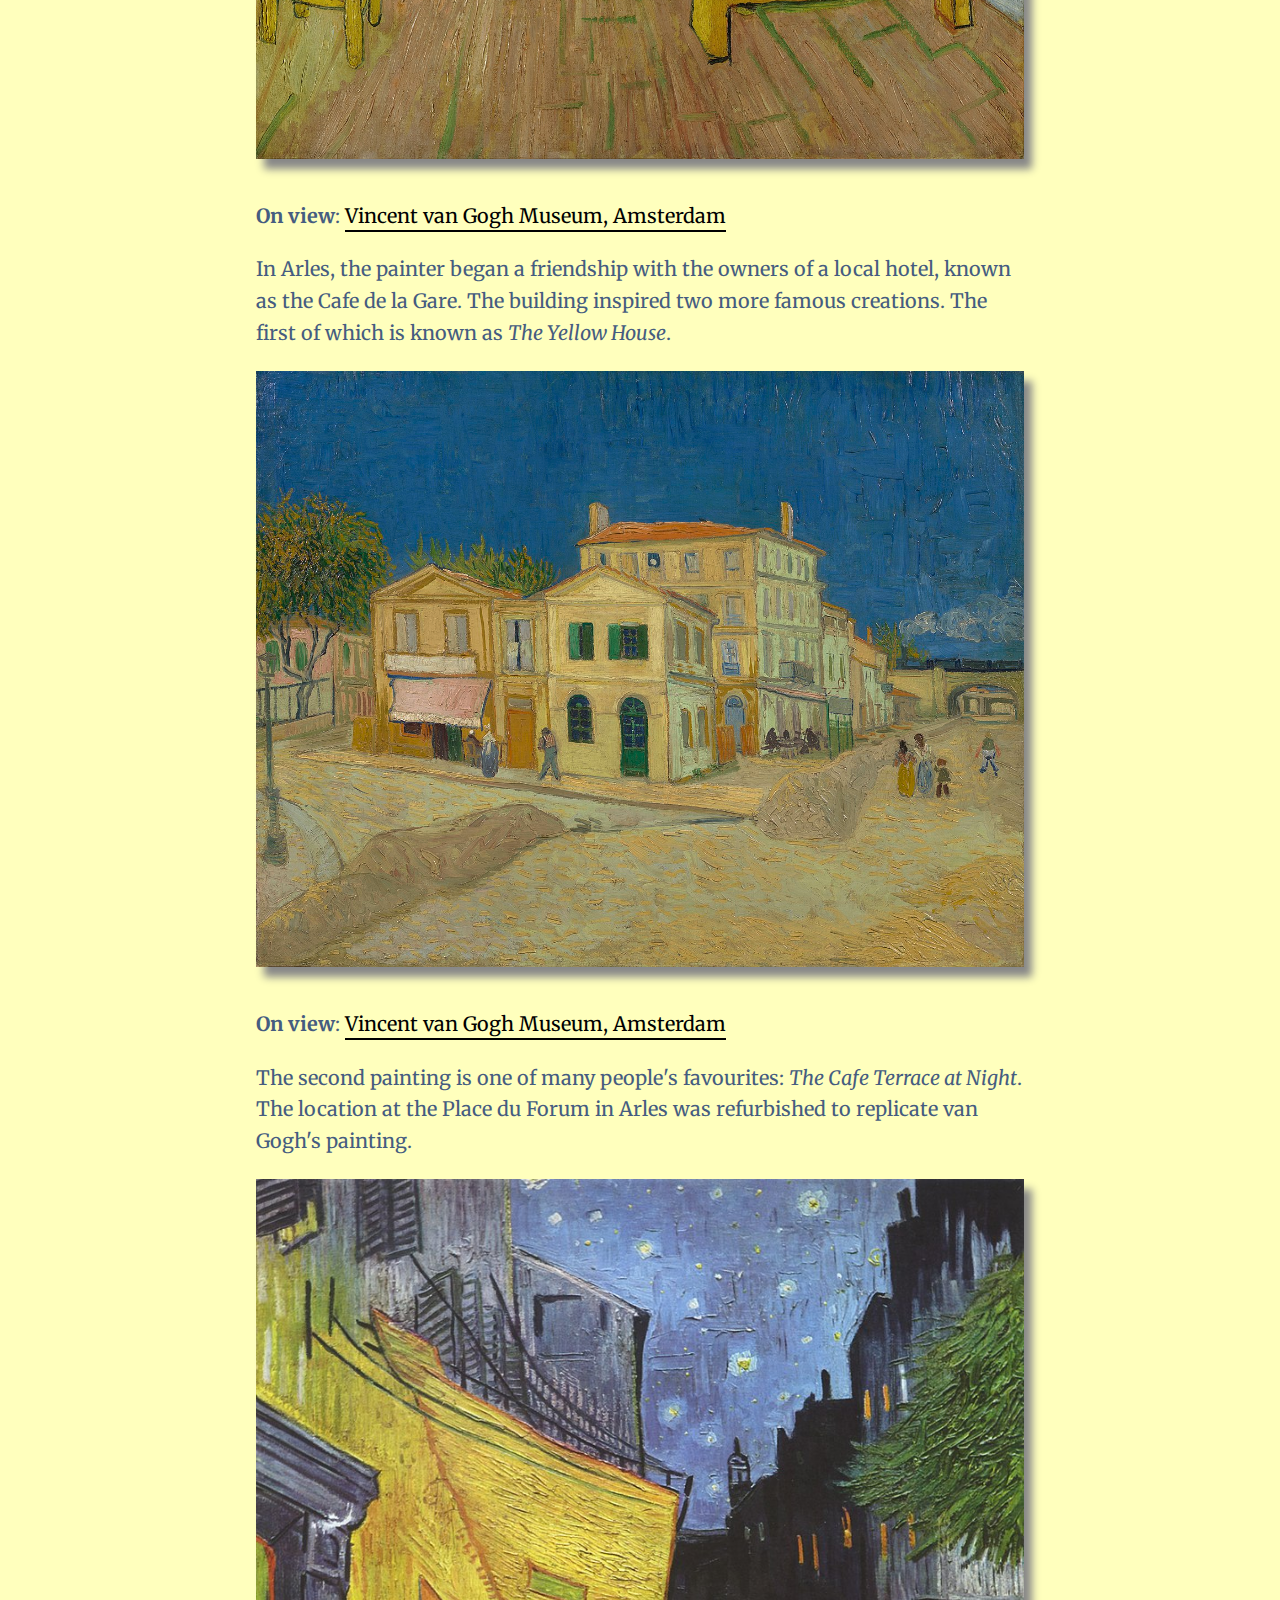
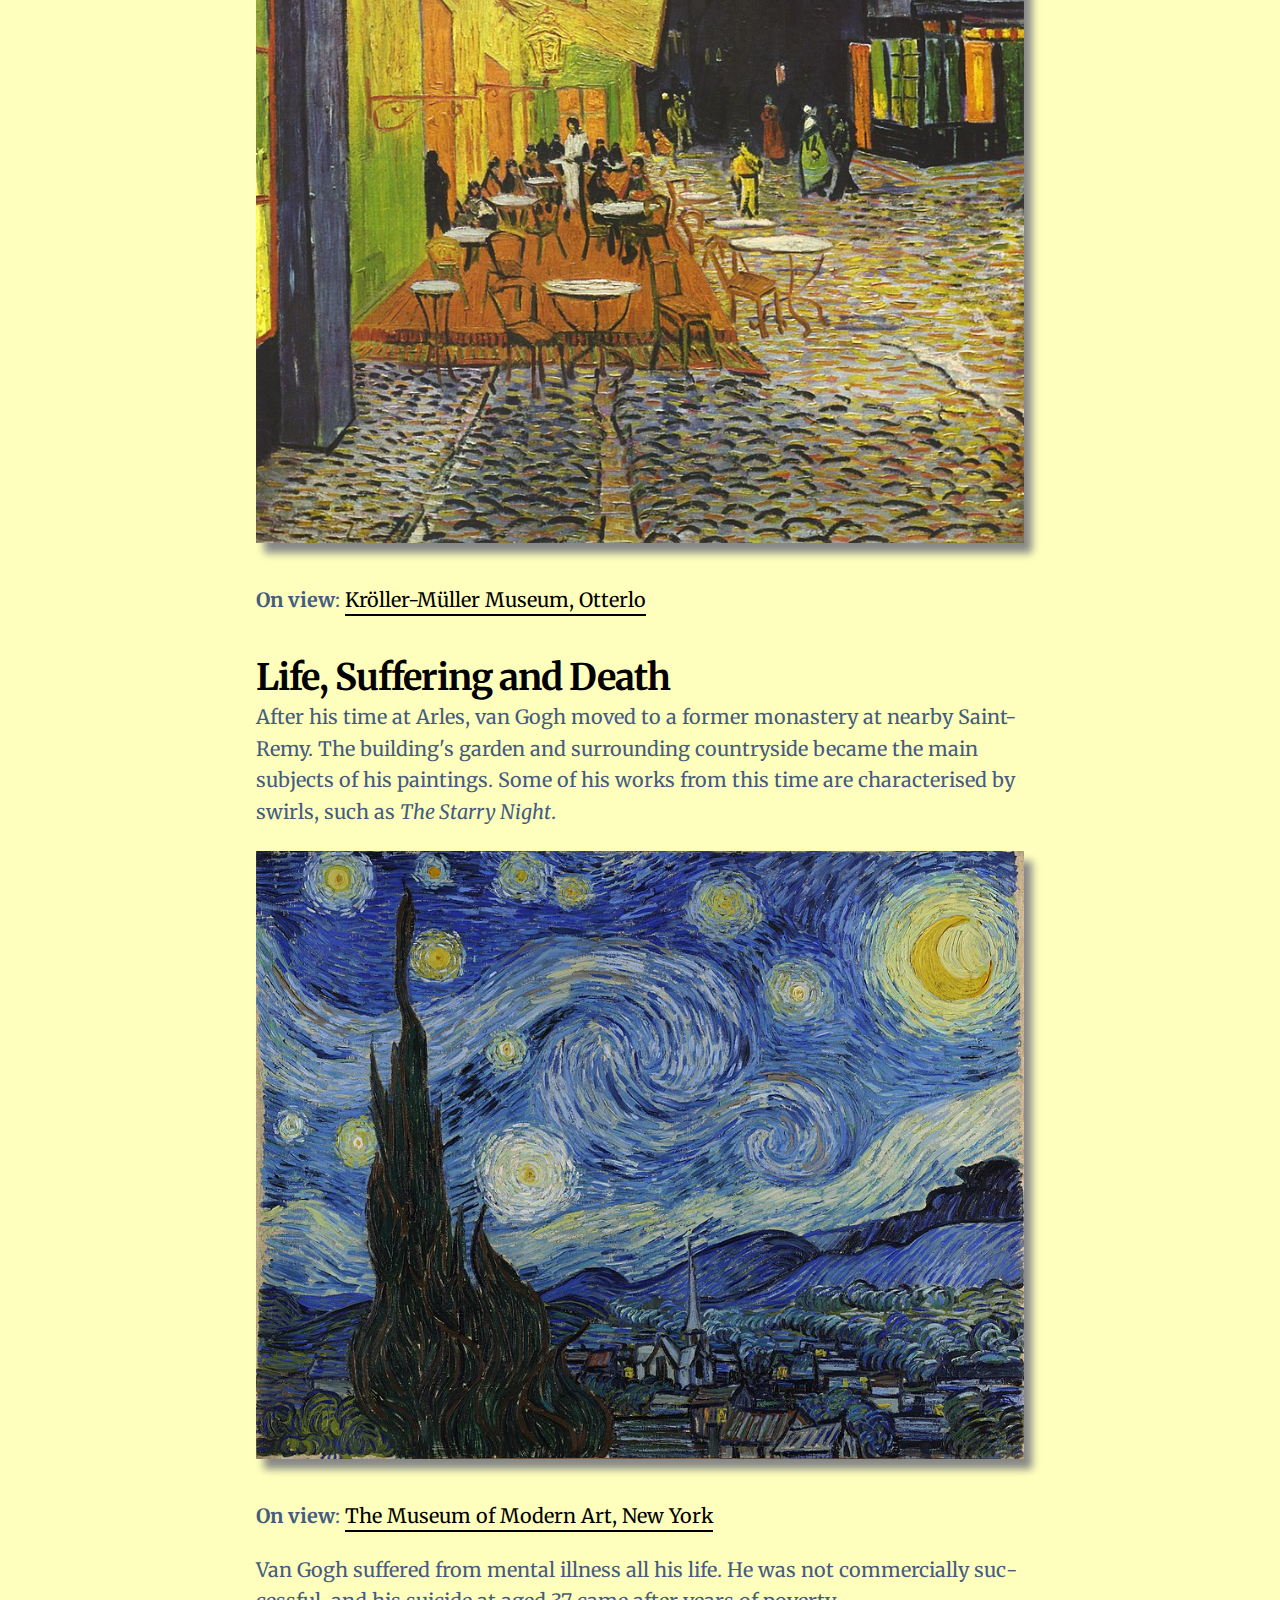
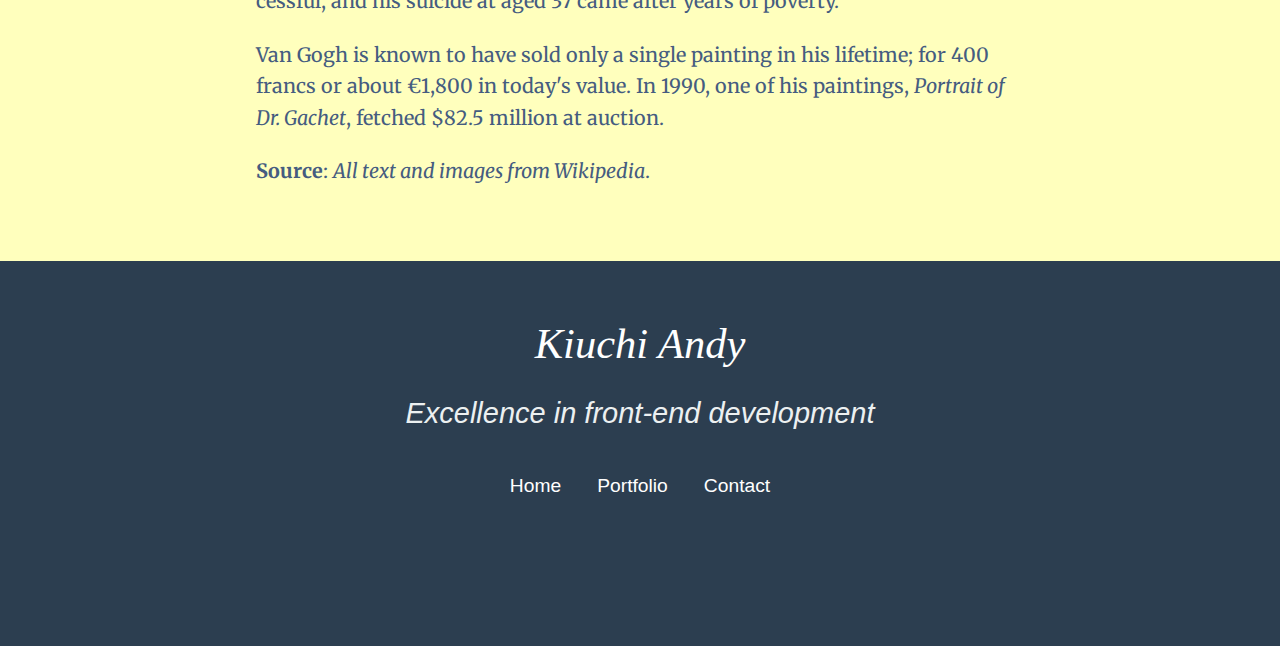
<file: portfolio/van-gogh/index.html>
<!DOCTYPE html>
<html lang="en">

<head>
    <meta charset="UTF-8">
    <meta name="viewport" content="width=device-width, initial-scale=1.0">

    <title>Vincent van Gogh | Portfolio Project | Kiuchi ANdy</title>
    <meta name="description"
        content="The Dutch post-impressionist whose works are characterised by bold colours and dramatic, impulsive and expressive brushwork.">

    <link rel="stylesheet" href="assets/css/resets.css">
    <link rel="stylesheet" href="assets/css/menus.css">
    <link rel="stylesheet" href="assets/css/van-gogh.css">
    <link rel="stylesheet" href="assets/css/footer.css">

    <link rel="apple-touch-icon" sizes="180x180" href="../../assets/img/apple-touch-icon.png">
    <link rel="icon" type="image/png" sizes="32x32" href="../../assets/img/favicon-32x32.png">
    <link rel="icon" type="image/png" sizes="16x16" href="../../assets/img/favicon-16x16.png">
    <link rel="manifest" href="../../assets/img/site.webmanifest">

    <!-- Google Fonts stylesheet -->
    <link rel="preconnect" href="https://fonts.gstatic.com">
    <link href="https://fonts.googleapis.com/css2?family=Merriweather:ital,wght@0,400;0,700;1,400&display=swap"
        rel="stylesheet">

    <!-- Link to icons for Font Awesome 5 -->
    <link href="https://cdnjs.cloudflare.com/ajax/libs/font-awesome/5.15.3/css/all.min.css" rel="stylesheet"
        integrity="sha512-iBBXm8fW90+nuLcSKlbmrPcLa0OT92xO1BIsZ+ywDWZCvqsWgccV3gFoRBv0z+8dLJgyAHIhR35VZc2oM/gI1w=="
        crossorigin="anonymous">

</head>


<body>

    <!-- Begin desktop menu -->
    <nav class="container-menu-desktop menu-dark menu-sticky">
        <!-- first child item -->
        <a href="../../index.html"><img src="../../assets/img/website-logo.png" alt="website logo"></a>
        <!-- second child item -->
        <ul>
            <li><a href="../../portfolio/index.html">Portfolio</a></li>
            <li><a href="../../index.html">About Me</a></li>
            <li><a href="../../contact/index.html" class="btn-cta">Contact</a></li>
        </ul>
    </nav>
    <!-- End desktop menu -->


    <!-- Begin mobile menu bar -->
    <div class="container-menu-bar-mobile menu-dark menu-sticky">
        <!-- first child -->
        <a href="../../index.html"><img src="../../assets/img/website-logo.png" alt="website logo"></a>
        <!-- second child -->
        <div class="item-icon">
            <div class="bar1"></div>
            <div class="bar2"></div>
            <div class="bar3"></div>
        </div>
    </div>
    <!-- End mobile menu bar -->

    <!-- Begin mobile menu slide-out options -->
    <nav class="flyout-menu flyout-menu-is-closed menu-dark">
        <ul>
            <li><a href="../../portfolio/index.html">Portfolio</a></li>
            <li><a href="../../about-me.html">About Me</a></li>
            <li><a href="../../contact/index.html" class="btn-cta">Contact</a></li>
        </ul>

        <hr>
        <h4>About Me</h4>
        <div class="fly-out-profile-box">
            <img src="../../assets/img/profile-pic.jpg" alt="Lucas Theze web designer, Dublin">
            <p>Hi, I'm <b>Kiuchi Andy</b>, a web and digital designer.</p>
        </div>

        <h4>Contact</h4>
        <p>Have a project you'd like to discuss? Let's make something great together!</p>

        <h5><a href="mailto:andy.kiuchi@epita.fr" target="_blank">andy.kiuchi@epita.fr</a></h5>

        <h4>Social Links</h4>
        <div class="fly-out-social-icons">
            <a href="https://github.com/Necromateion" target="_blank"><i class="fab fa-github-square fa-fw"></i></a>
        </div>
        <p>&nbsp;</p>
        <p>&nbsp;</p>
        <p>&nbsp;</p>
    </nav>
    <!-- End mobile menu slide-out options -->



    <header>

        <h1>Vincent van Gogh</h1>

        <div class="video-container">
            <iframe width="560" height="315" src="https://www.youtube.com/embed/wI2i5ca1RT4"
                title="YouTube video player" frameborder="0"
                allow="accelerometer; autoplay; clipboard-write; encrypted-media; gyroscope; picture-in-picture"
                allowfullscreen></iframe>
        </div>

    </header>

    <main class="page-container">


        <h2>Among the most famous figures in Western art, Vincent van Gogh (1853-1890) was a Dutch post-impressionist
            painter who created about 2,100 artworks. They include landscapes, still lifes, portraits and
            self-portraits, and are characterised by bold colours and dramatic, impulsive and expressive brushwork.</h2>

        <h3>The Arles Years</h3>
        <p>Van Gogh's two years at Arles in France (1888–89) were one of his most artistically productive periods. He
            was enchanted by the local countryside and light; his works from this period are rich in yellow, ultramarine
            and mauve. Among the most well-known works of that time is an oil painting of his rented room, entitled
            <i>Bedroom in Arles</i>.
        </p>

        <img src="assets/img/bedroom-arles-van-gogh.jpg" alt="Bedroom in Arles, van Gogh">
        <p><b>On view</b>: <a href="https://www.vangoghmuseum.nl/en/collection/s0047V1962" target="_blank"
                rel="noopener">Vincent van Gogh Museum, Amsterdam</a></p>

        <p>In Arles, the painter began a friendship with the owners of a local hotel, known as the Cafe de la Gare. The
            building inspired two more famous creations. The first of which is known as <i>The Yellow House</i>.</p>

        <img src="assets/img/yellow-house-van-gogh.jpg" alt="The Yellow House, van Gogh">
        <p><b>On view</b>: <a href="https://www.vangoghmuseum.nl/en/collection/s0032V1962" target="_blank"
                rel="noopener">Vincent van Gogh Museum, Amsterdam</a></p>

        <p>The second painting is one of many people's favourites: <i>The Cafe Terrace at Night</i>. The location at the
            Place du Forum in Arles was refurbished to replicate van Gogh's painting.</p>

        <img src="assets/img/cafe-terrace-at-night-van-gogh.jpg" alt="The Cafe Terrace at Night, van Gogh">
        <p><b>On view</b>: <a
                href="https://krollermuller.nl/en/vincent-van-gogh-terrace-of-a-cafe-at-night-place-du-forum-1"
                target="_blank" rel="noopener">Kröller-Müller Museum, Otterlo</a></p>

        <h3>Life, Suffering and Death</h3>

        <p>After his time at Arles, van Gogh moved to a former monastery at nearby Saint-Remy. The building's garden and
            surrounding countryside became the main subjects of his paintings. Some of his works from this time are
            characterised by swirls, such as <i>The Starry Night</i>.</p>

        <img src="assets/img/starry-night-van-gogh.jpg" alt="Starry Night, van Gogh">
        <p><b>On view</b>: <a href="https://www.moma.org/collection/works/79802" target="_blank" rel="noopener">The
                Museum of Modern Art, New York</a></p>

        <p>Van Gogh suffered from mental illness all his life. He was not commercially successful, and his suicide at
            aged 37 came after years of poverty.</p>

        <p>Van Gogh is known to have sold only a single painting in his lifetime; for 400 francs or about €1,800 in
            today's value. In 1990, one of his paintings, <i>Portrait of Dr. Gachet</i>, fetched $82.5 million at
            auction.</p>

        <p><b>Source</b>: <i>All text and images from Wikipedia</i>.</p>
    </main>


    <footer>

        <h4>Kiuchi Andy</h4>
        <h5>Excellence in front-end development</h5>

        <ul class="footer-links">
            <li><a href="../../index.html">Home</a></li>
            <li><a href="../../portfolio/index.html">Portfolio</a></li>
            <li><a href="../../contact/index.html">Contact</a></li>
        </ul>

        <ul class="footer-icons">

            <li>
                <a href="https://github.com/Necromateion" target="_blank">
                    <i class="fab fa-github"></i>
                </a>
            </li>

        </ul>

    </footer>

    <script src="assets/js/menus.js"></script>


</body>

</html>
</file>
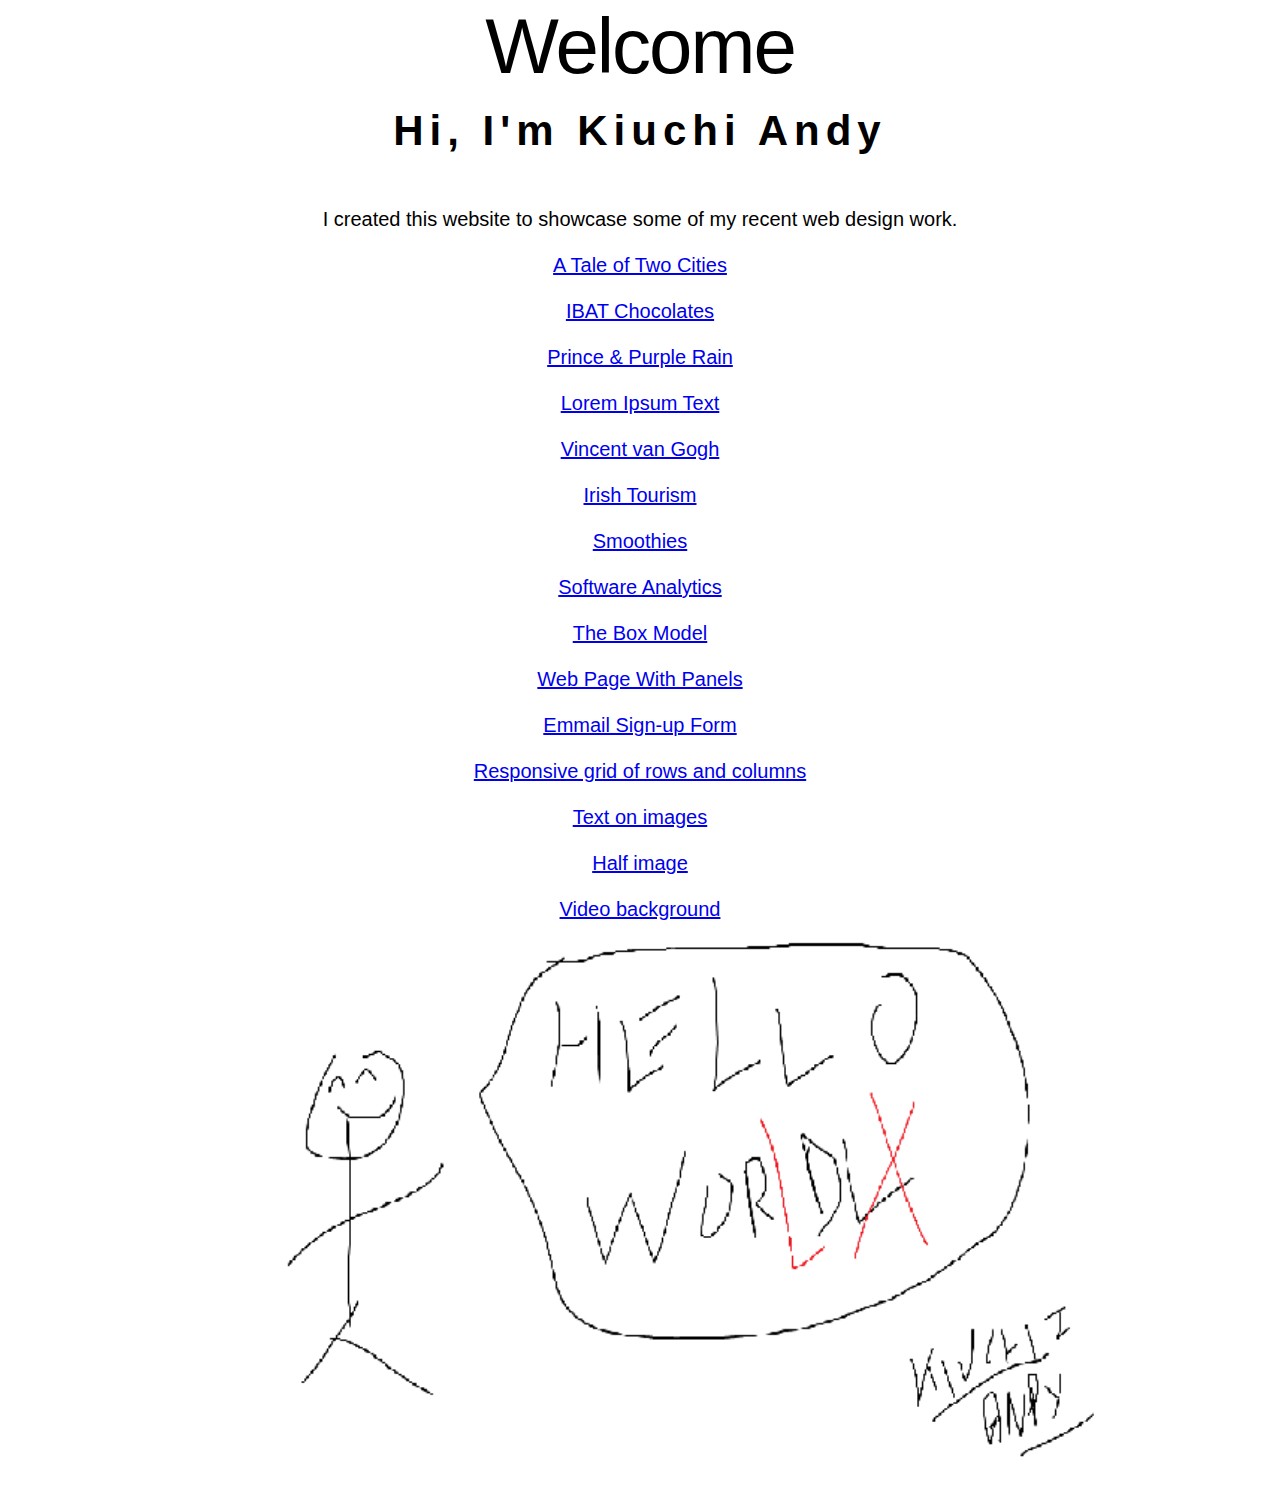
<file: exercices.html>
<!DOCTYPE html>
<html lang="en">
<head>
    <meta charset="UTF-8">
    <meta name="viewport" content="width=device-width, initial-scale=1.0">
    <title>Kiuchi Andy | Home Page</title>
    <meta name="description" content="Welcome to my website that showcases some of my digital creations.">
    <link rel="apple-touch-icon" sizes="180x180" href="assets/img/apple-touch-icon.png">    
    <link rel="icon" type="image/png" sizes="32x32" href="assets/img//favicon-32x32.png">    
    <link rel="icon" type="image/png" sizes="16x16" href="assets/img//favicon-16x16.png">    
    <link rel="manifest" href="assets/img/site.webmanifest">
    <link rel="stylesheet" href="assets/css/global.css"> 
</head>

<body>

    <h1>Welcome</h1>
    <h2>Hi, I'm Kiuchi Andy</h2>

    <p> I created this website to showcase some of my recent web design work.</p>
    <p><a href="exercises/page-1.html">A Tale of Two Cities</a></p>
    <p><a href="exercises/page-2.html">IBAT Chocolates</a></p>
    <p><a href="exercises/page-3.html">Prince & Purple Rain</a></p>
    <p><a href="exercises/page-4.html">Lorem Ipsum Text</a></p>
    <p><a href="exercises/page-5.html">Vincent van Gogh</a></p> 
    <p><a href="exercises/page-6.html">Irish Tourism</a></p> 
    <p><a href="exercises/page-7.html">Smoothies</a></p> 
    <p><a href="exercises/page-8.html">Software Analytics</a></p>
    <p><a href="exercises/page-9.html">The Box Model</a></p>
    <p><a href="exercises/page-10.html">Web Page With Panels</a></p>
    <p><a href="exercises/forms.html">Emmail Sign-up Form</a></p>
    <p><a href="exercises/page-12.html">Responsive grid of rows and columns</a></p>
    <p><a href="exercises/hero-img.html">Text on images</a></p>
    <p><a href="exercises/hero-img-half.html">Half image</a></p>
    <p><a href="exercises/hero-video.html">Video background</a></p>

    <img src="assets/img/Hello.png" alt="Hello photo">

</body>
</html>
</file>
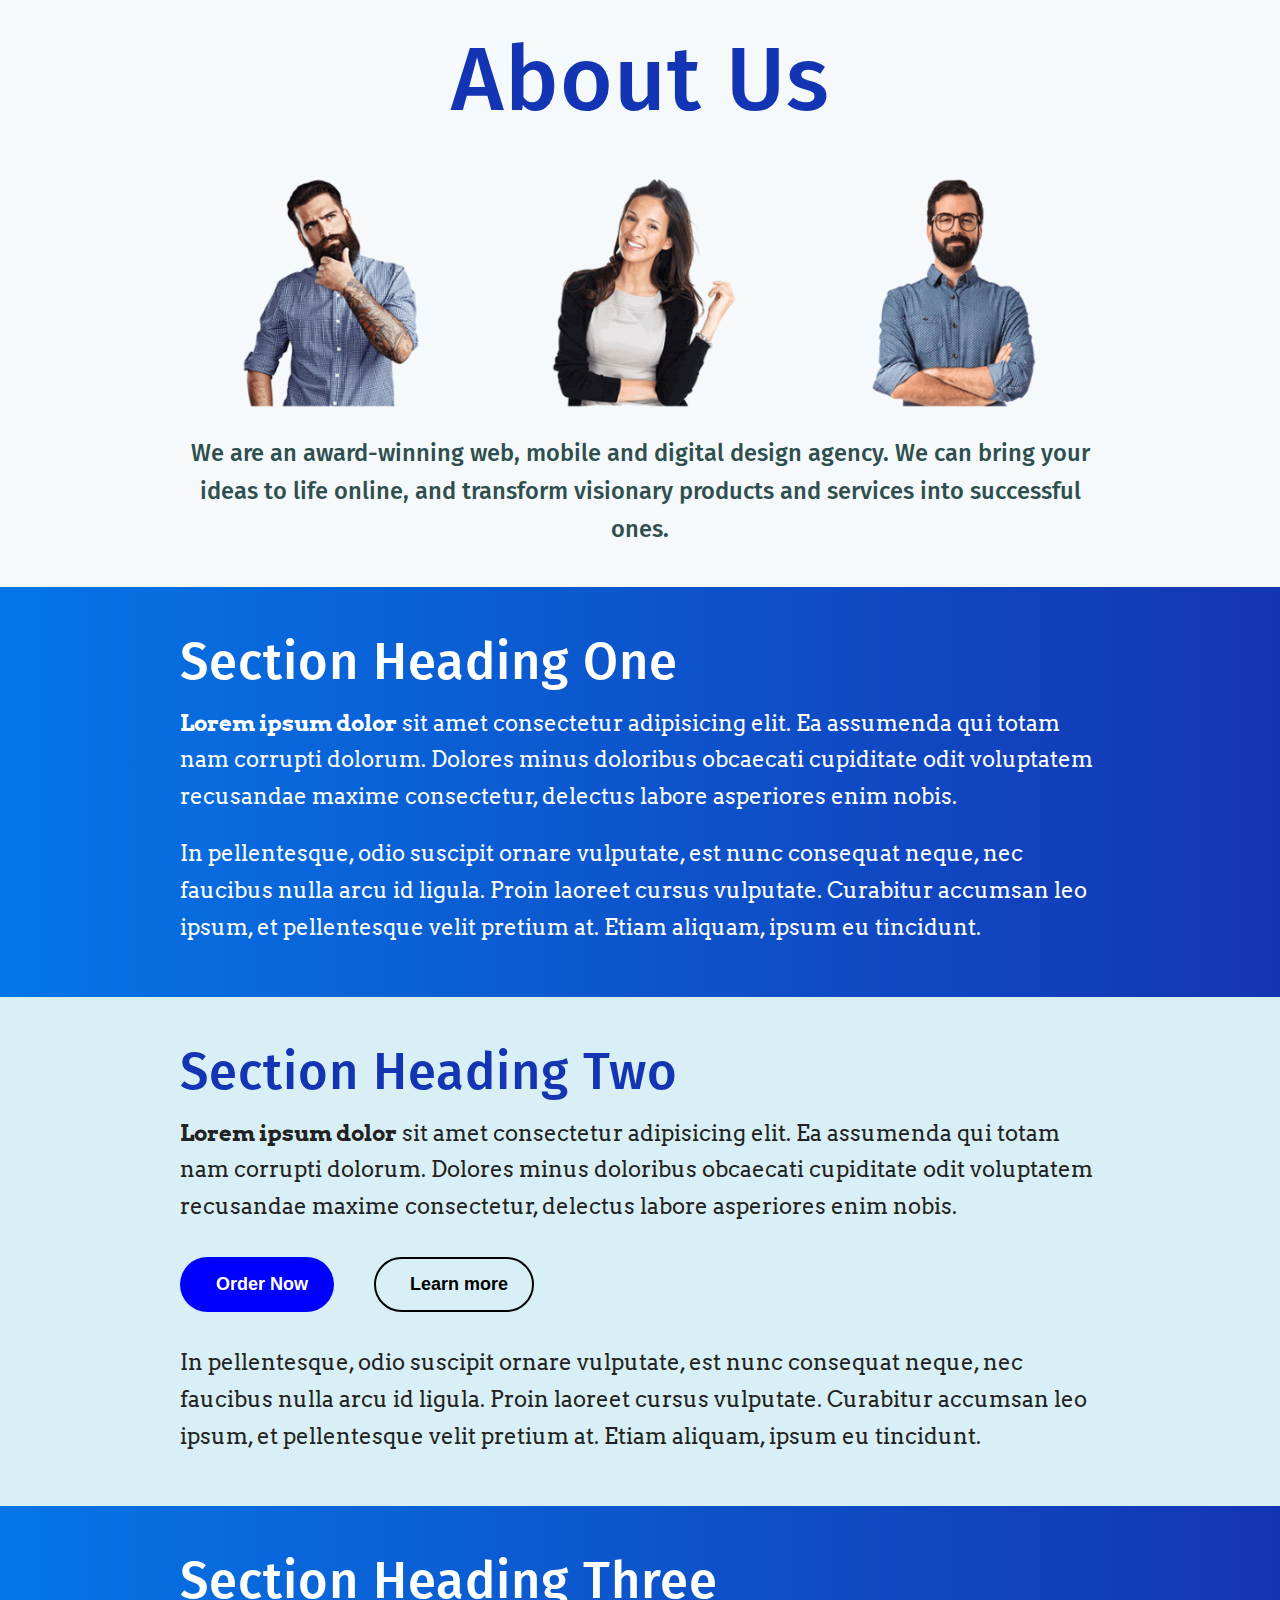
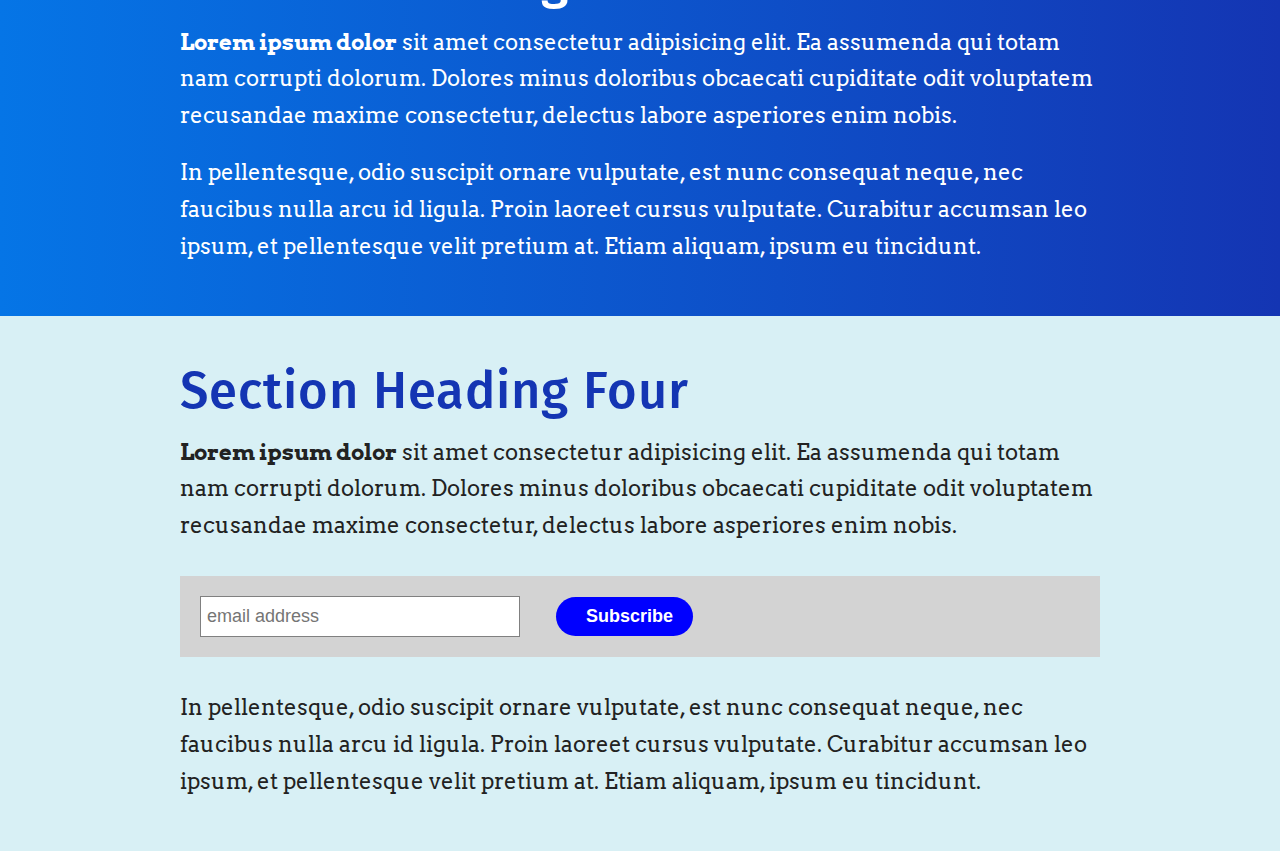
<file: exercises/forms.html>
<!DOCTYPE html>
<html lang="en">

<head>
    <meta charset="UTF-8">
    <meta name="viewport" content="width=device-width, initial-scale=1.0">

    <title>Sample web page with an email sign up form</title>
    <meta name="description" content="A sample web page with a form for capturing an user's email address.">   

    <!-- Stylesheet -->
    <link rel="stylesheet" href="assets/css/forms.css">

    <!-- Google Fonts -->
    <link rel="preconnect" href="https://fonts.gstatic.com">
    <link
        href="https://fonts.googleapis.com/css2?family=Arvo:ital,wght@0,400;0,700;1,400;1,700&family=Fira+Sans:ital,wght@0,500;1,500&display=swap"
        rel="stylesheet">
    <!-- Link to icons for Font Awesome 5 -->
    <link href="https://cdnjs.cloudflare.com/ajax/libs/font-awesome/5.15.3/css/all.min.css" rel="stylesheet"
        integrity="sha512-iBBXm8fW90+nuLcSKlbmrPcLa0OT92xO1BIsZ+ywDWZCvqsWgccV3gFoRBv0z+8dLJgyAHIhR35VZc2oM/gI1w=="
        crossorigin="anonymous">
</head>

<body>
    <main>
        <article>

            <header class="header-narrow text-center bg-header">
                <h1>About Us</h1>
                <img src="assets/img/three-staff.png" alt="staff members">
                <h2>We are an award-winning web, mobile and digital design agency. We can bring your ideas to life
                    online, and transform visionary products and services into successful ones.</h2>
            </header>

            <section class="section-narrow bg-blue-dark">
                <h1>Section Heading One</h1>
                <p><b>Lorem ipsum dolor</b> sit amet consectetur adipisicing elit. Ea assumenda qui totam nam corrupti
                    dolorum. Dolores minus doloribus obcaecati cupiditate odit voluptatem recusandae maxime consectetur,
                    delectus labore asperiores enim nobis.</p>

                <p>In pellentesque, odio suscipit ornare vulputate, est nunc consequat neque, nec faucibus nulla arcu id
                    ligula. Proin laoreet cursus vulputate. Curabitur accumsan leo ipsum, et pellentesque velit pretium
                    at. Etiam aliquam, ipsum eu tincidunt.</p>
            </section>

            <section class="section-narrow bg-blue-light">
                <h1>Section Heading Two</h1>
                <p><b>Lorem ipsum dolor</b> sit amet consectetur adipisicing elit. Ea assumenda qui totam nam corrupti
                    dolorum. Dolores minus doloribus obcaecati cupiditate odit voluptatem recusandae maxime consectetur,
                    delectus labore asperiores enim nobis.</p>
                <div class="container-btn">
                    <a href="#" class="btn btn-solid btn-rounded"><i class="fas fa-shopping-cart"></i> Order Now</a>
                    <a href="#" class="btn btn-ghost btn-rounded"><i class="fas fa-arrow-right"></i> Learn more</a>
                </div>
                <p>In pellentesque, odio suscipit ornare vulputate, est nunc consequat neque, nec faucibus nulla arcu id
                    ligula. Proin laoreet cursus vulputate. Curabitur accumsan leo ipsum, et pellentesque velit pretium
                    at. Etiam aliquam, ipsum eu tincidunt.</p>
            </section>

            <section class="section-narrow bg-blue-dark">
                <h1>Section Heading Three</h1>
                <p><b>Lorem ipsum dolor</b> sit amet consectetur adipisicing elit. Ea assumenda qui totam nam corrupti
                    dolorum. Dolores minus doloribus obcaecati cupiditate odit voluptatem recusandae maxime consectetur,
                    delectus labore asperiores enim nobis.</p>

                <p>In pellentesque, odio suscipit ornare vulputate, est nunc consequat neque, nec faucibus nulla arcu id
                    ligula. Proin laoreet cursus vulputate. Curabitur accumsan leo ipsum, et pellentesque velit pretium
                    at. Etiam aliquam, ipsum eu tincidunt.</p>
            </section>

            <section class="section-narrow bg-blue-light">
                <h1>Section Heading Four</h1>
                <p><b>Lorem ipsum dolor</b> sit amet consectetur adipisicing elit. Ea assumenda qui totam nam corrupti
                    dolorum. Dolores minus doloribus obcaecati cupiditate odit voluptatem recusandae maxime consectetur,
                    delectus labore asperiores enim nobis.</p>
                <div class="container-form">
                    <form action="https://formspree.io/f/xknkgzjk" method="POST" id="email-form">
                        <label for=""></label>
                        <input type="email" id="email" name="email" placeholder="email address">
                        <button type="submit" class="btn btn-solid btn-rounded"><i class="fas fa-arrow-right"></i>
                            Subscribe</button>
                    </form>
                </div>
                <p>In pellentesque, odio suscipit ornare vulputate, est nunc consequat neque, nec faucibus nulla arcu id
                    ligula. Proin laoreet cursus vulputate. Curabitur accumsan leo ipsum, et pellentesque velit pretium
                    at. Etiam aliquam, ipsum eu tincidunt.</p>
            </section>

        </article>
    </main>

</body>

</html>
</file>
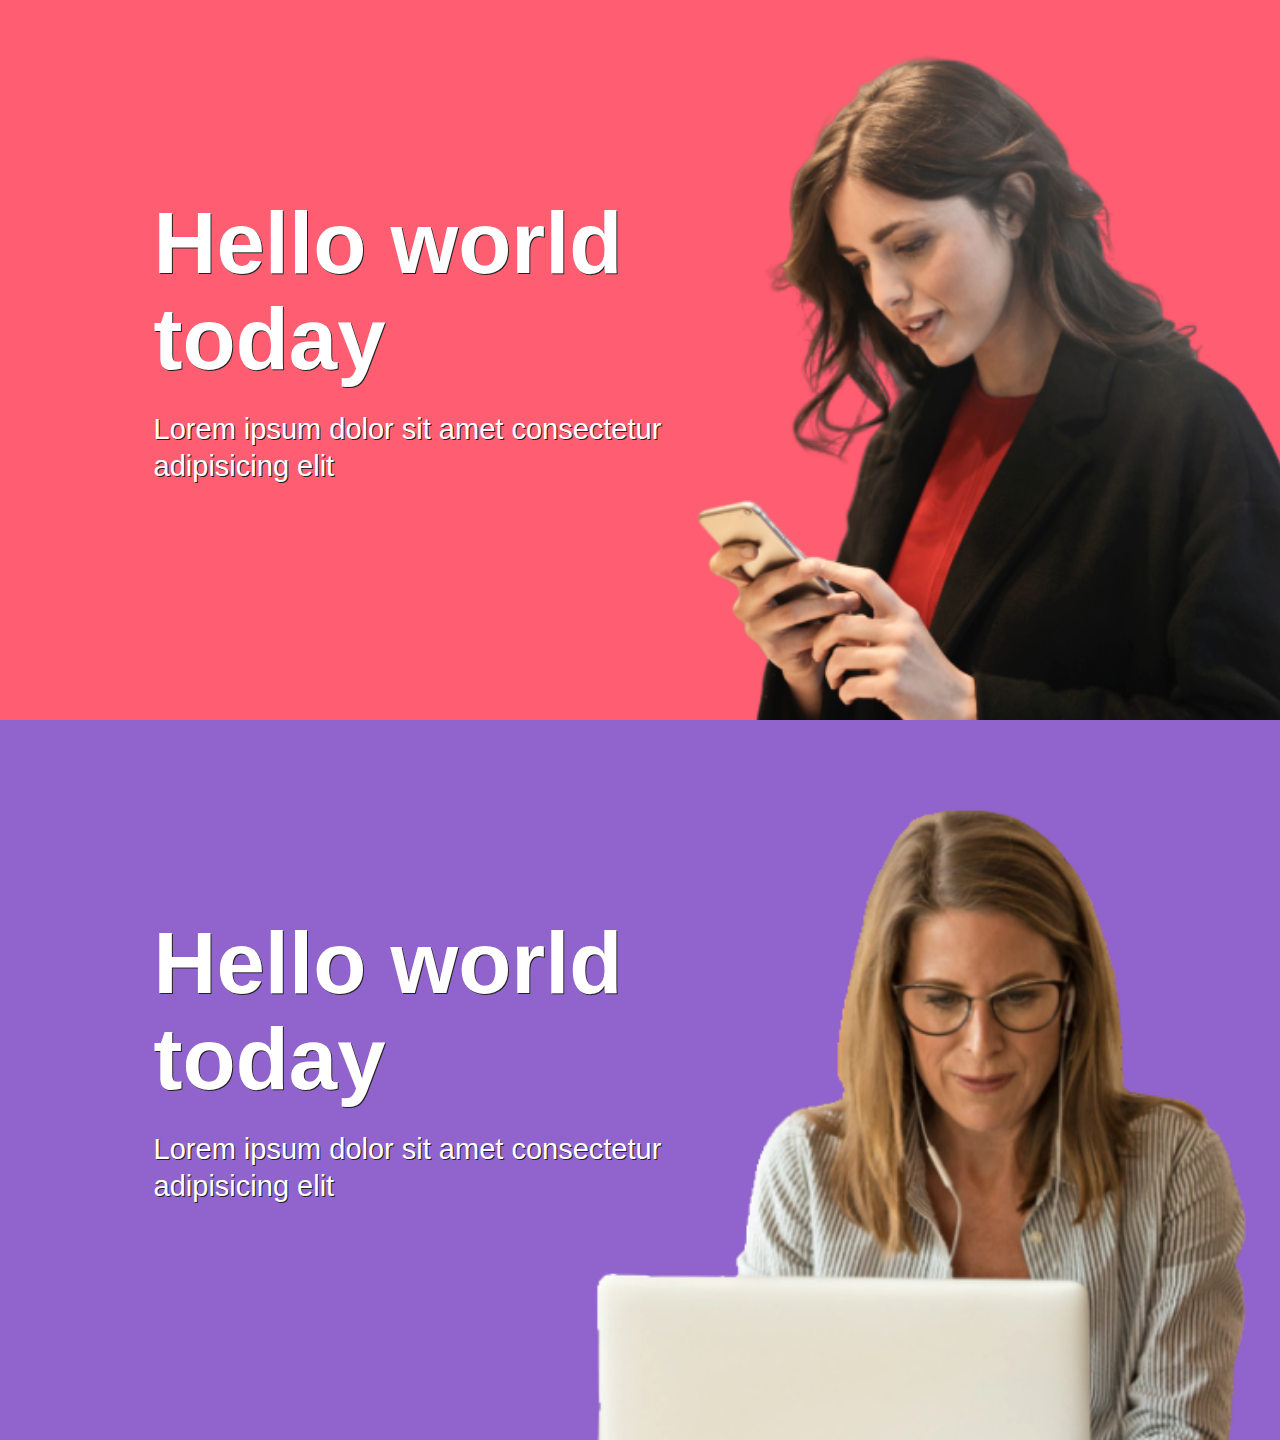
<file: exercises/hero-img-half.html>
<!DOCTYPE html>
<html lang="en">
<head>
    <meta charset="UTF-8">
    <meta http-equiv="X-UA-Compatible" content="IE=edge">
    <meta name="viewport" content="width=device-width, initial-scale=1.0">
    <title>Hero Blocks</title>
    <link rel="stylesheet" href="assets/css/hero-img-half.css">

    <!-- Link to icons for Font Awesome 5 -->
    <link href="https://cdnjs.cloudflare.com/ajax/libs/font-awesome/5.14.0/css/all.min.css" rel="stylesheet" integrity="sha512-1PKOgIY59xJ8Co8+NE6FZ+LOAZKjy+KY8iq0G4B3CyeY6wYHN3yt9PW0XpSriVlkMXe40PTKnXrLnZ9+fkDaog==" crossorigin="anonymous">  

</head>


<body>

    <!-- hero block -->
    <header class="hero-parent">

        <div class="hero-wrapper">
            <h1>Hello world today</h1>
            <h2>Lorem ipsum dolor sit amet consectetur adipisicing elit</h2>

        </div>

        <div class="hero-child">
            <img src="assets/img/hero-woman-phone.png" alt="Hook Head">
        </div>

    </header>
    <!-- /hero block -->
    
    <!-- hero block -->
    <header class="hero-parent" style="background-color: #9063cd">

        <div class="hero-wrapper">
            <h1>Hello world today</h1>
            <h2>Lorem ipsum dolor sit amet consectetur adipisicing elit</h2>

        </div>

        <div class="hero-child">
            <img src="assets/img/hero-planning.png" alt="Hook Head">
        </div>

    </header>
    <!-- /hero block -->

 
</body>
</html>
</file>
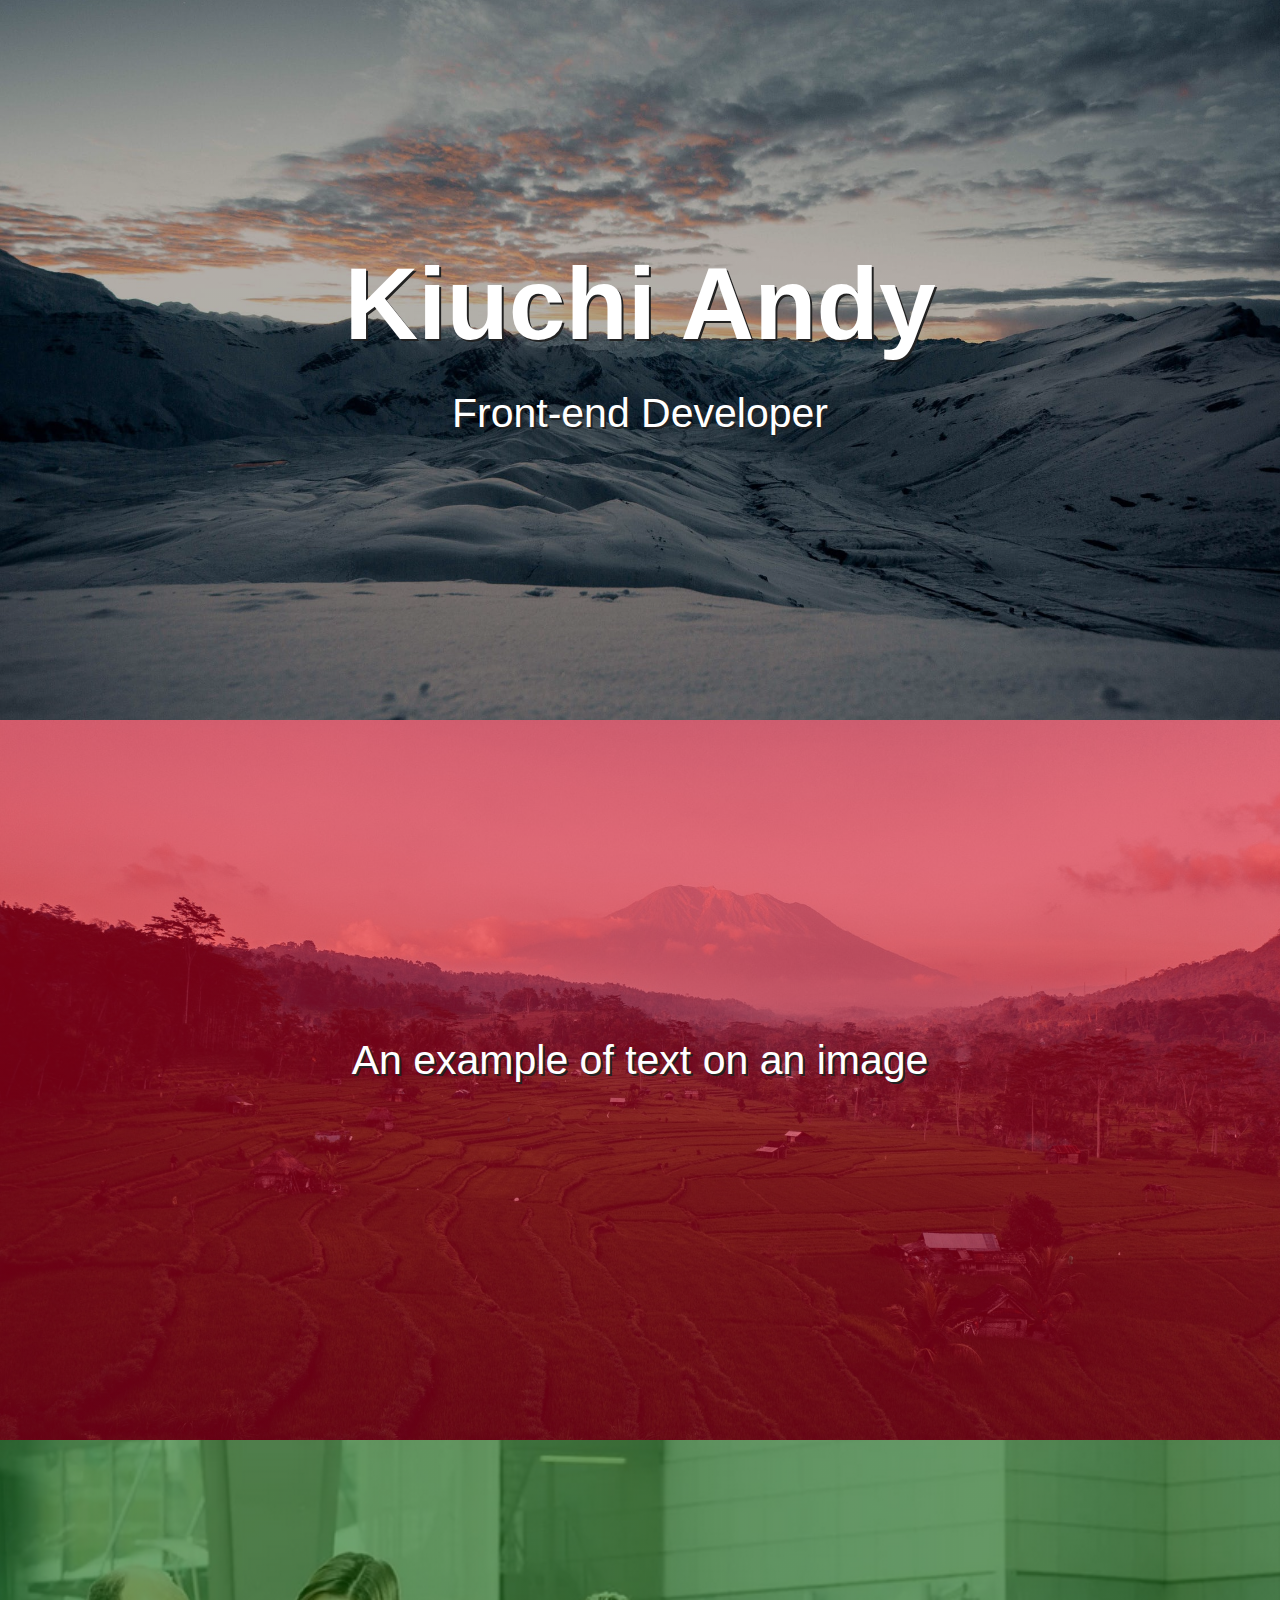
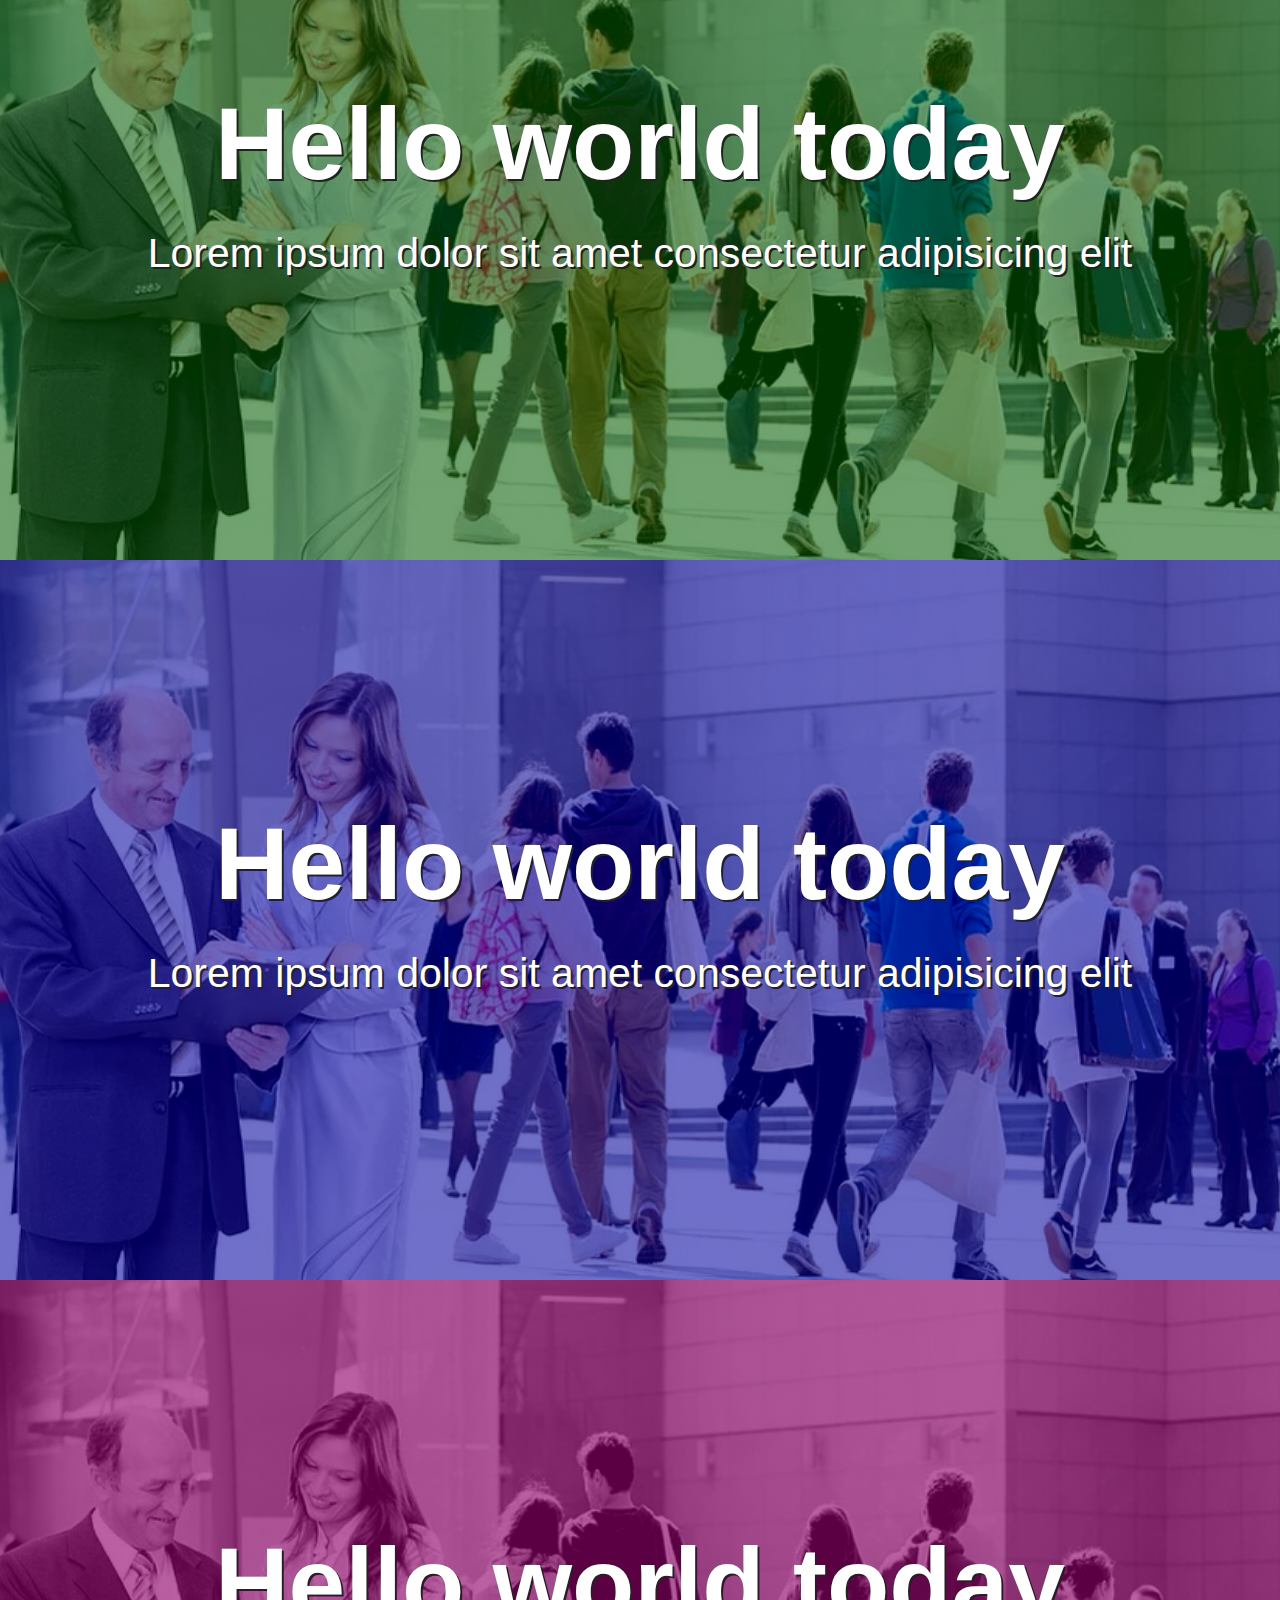
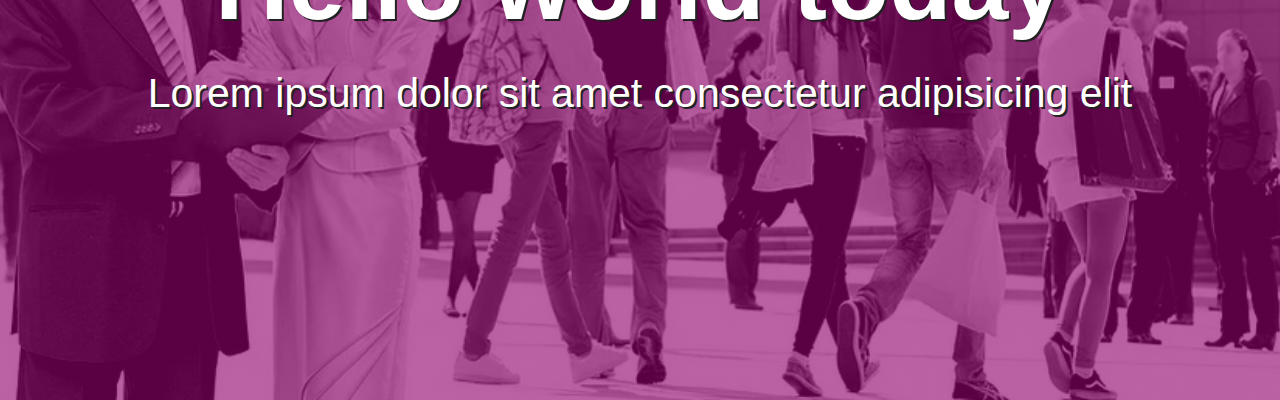
<file: exercises/hero-img.html>
<!DOCTYPE html>
<html lang="en">
<head>
    <meta charset="UTF-8">
    <meta http-equiv="X-UA-Compatible" content="IE=edge">
    <meta name="viewport" content="width=device-width, initial-scale=1.0">
    <title>Hero Block: With full-width backgound image</title>
    <link rel="stylesheet" href="assets/css/hero-img.css">

</head>


<body>

    <!-- hero block -->
    <header class="hero-block text-center">

        <div class="hero-text-container">
            <h1>Kiuchi Andy</h1>
            <h2>Front-end Developer</h2>
        </div>

        <div class="hero-img">
            <img src="assets/img/snow-mountain.jpeg" alt="Hook Head">
        </div>

        <div class="bg-overlay"></div>

    </header>
    <!-- /hero block -->

    <!-- hero block -->
    <header class="hero-block">

        <div class="hero-text-container">
            <h2>An example of text on an image</h2>

        </div>

        <div class="hero-img">
            <img src="assets/img/phillippine.jpg" alt="Hook Head">
        </div>

        <div class="bg-overlay-red"></div>

    </header>
    <!-- /hero block -->



    <!-- hero block -->
    <header class="hero-block">

        <div class="hero-text-container">
            <h1>Hello world today</h1>
            <h2>Lorem ipsum dolor sit amet consectetur adipisicing elit</h2>

        </div>

        <div class="hero-img">
            <img src="assets/img/business-color.png" alt="Hook Head">
        </div>

        <div class="bg-overlay-green"></div>

    </header>
    <!-- /hero block -->

    <!-- hero block -->
    <header class="hero-block">

        <div class="hero-text-container">
            <h1>Hello world today</h1>
            <h2>Lorem ipsum dolor sit amet consectetur adipisicing elit</h2>
        </div>

        <div class="hero-img">
            <img src="assets/img/business-color.png" alt="Hook Head">
        </div>

        <div class="bg-overlay-blue"></div>

    </header>
    <!-- /hero block -->

    <!-- hero block -->
    <header class="hero-block">

        <div class="hero-text-container">
            <h1>Hello world today</h1>
            <h2>Lorem ipsum dolor sit amet consectetur adipisicing elit</h2>
        </div>

        <div class="hero-img">
            <img src="assets/img/business-bw.png" alt="Hook Head">
        </div>

        <div class="bg-overlay-purple"></div>

    </header>
    <!-- /hero block -->



</body>
</html>
</file>
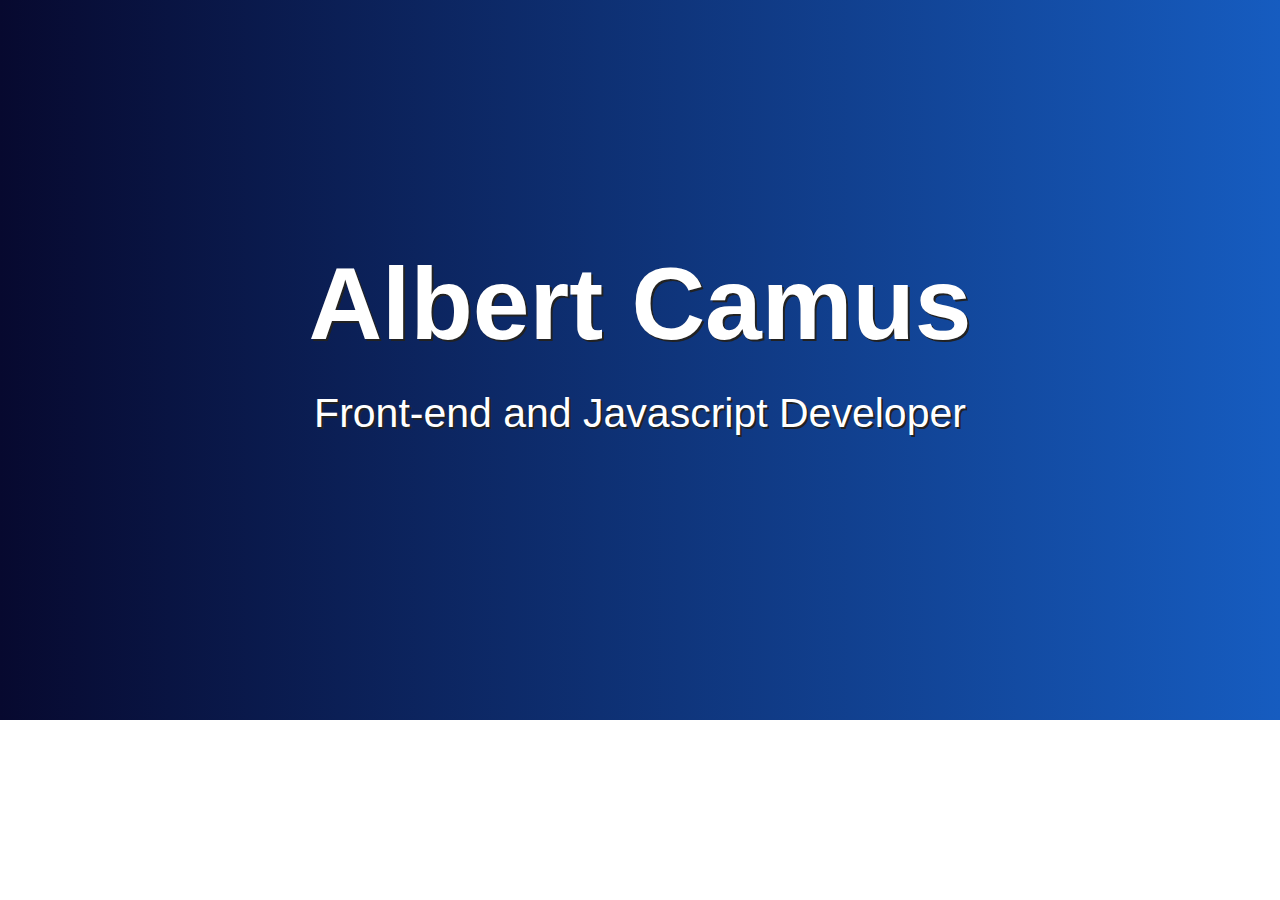
<file: exercises/hero-text.html>
<!DOCTYPE html>
<html lang="en">
<head>
    <meta charset="UTF-8">
    <meta http-equiv="X-UA-Compatible" content="IE=edge">
    <meta name="viewport" content="width=device-width, initial-scale=1.0">
    <title>Hero Block: With Text</title>
    <link rel="stylesheet" href="assets/css/hero-text.css">

</head>


<body>

    <!-- hero block -->
    <header class="hero-block text-center">

        <div class="hero-text-container">
            <h1 class="slide-in-top">Albert Camus</h1>
            <h2 class="hero-1 block slide-in-left">Front-end and Javascript Developer</h2>
        </div>
    </header>
    <!-- /hero block -->

 

</body>
</html>
</file>
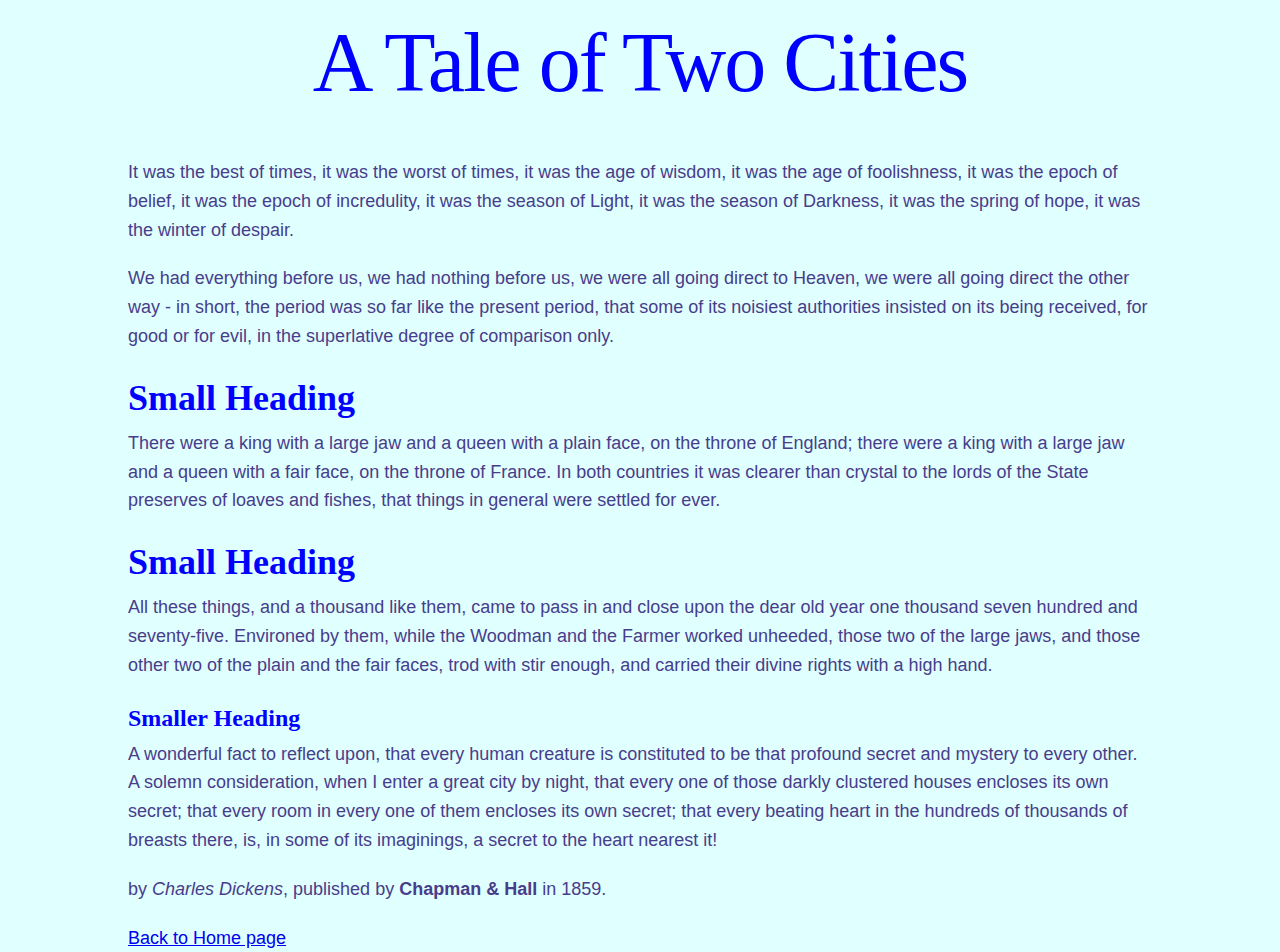
<file: exercises/page-1.html>
<!DOCTYPE html>
<html lang="en">
<head>
    <meta charset="UTF-8">
    <meta http-equiv="X-UA-Compatible" content="IE=edge">
    <meta name="viewport" content="width=device-width, initial-scale=1.0">
    <title>A Tale of Two Cities</title>
    <meta name="description" content="A basic web page containing some text from A Tale of Two Cities, a novel published in 1859 by English author Charles Dickens.">
    <link rel="stylesheet" href="assets/css/style-1.css">
</head>
<body>
    <h1>A Tale of Two Cities</h1>

    <p>It was the best of times, it was the worst of times, it was the age of wisdom, it was the age of foolishness, it was the epoch of belief, it was the epoch of incredulity, it was the season of Light, it was the season of Darkness, it was the spring of hope, it was the winter of despair.</p>
    
    <p>We had everything before us, we had nothing before us, we were all going direct to Heaven, we were all going direct the other way - in short, the period was so far like the present period, that some of its noisiest authorities insisted on its being received, for good or for evil, in the superlative degree of comparison only.</p>
    
    <h2>Small Heading</h2>
    <p>There were a king with a large jaw and a queen with a plain face, on the throne of England; there were a king with a large jaw and a queen with a fair face, on the throne of France. In both countries it was clearer than crystal to the lords of the State preserves of loaves and fishes, that things in general were settled for ever.</p>
    
    <h2>Small Heading</h2>
    <p>All these things, and a thousand like them, came to pass in and close upon the dear old year one thousand seven hundred and seventy-five. Environed by them, while the Woodman and the Farmer worked unheeded, those two of the large jaws, and those other two of the plain and the fair faces, trod with stir enough, and carried their divine rights with a high hand.</p>
    
    <h3>Smaller Heading</h3>
    <p>A wonderful fact to reflect upon, that every human creature is constituted to be that profound secret and mystery to every other. A solemn consideration, when I enter a great city by night, that every one of those darkly clustered houses encloses its own secret; that every room in every one of them encloses its own secret; that every beating heart in the hundreds of thousands of breasts there, is, in some of its imaginings, a secret to the heart nearest it!</p>
    
    <p>by <i>Charles Dickens</i>, published by <b>Chapman & Hall</b> in 1859.</p>

    <p><a href="../index.html">Back to Home page</a></p>
</body>
</html>
</file>
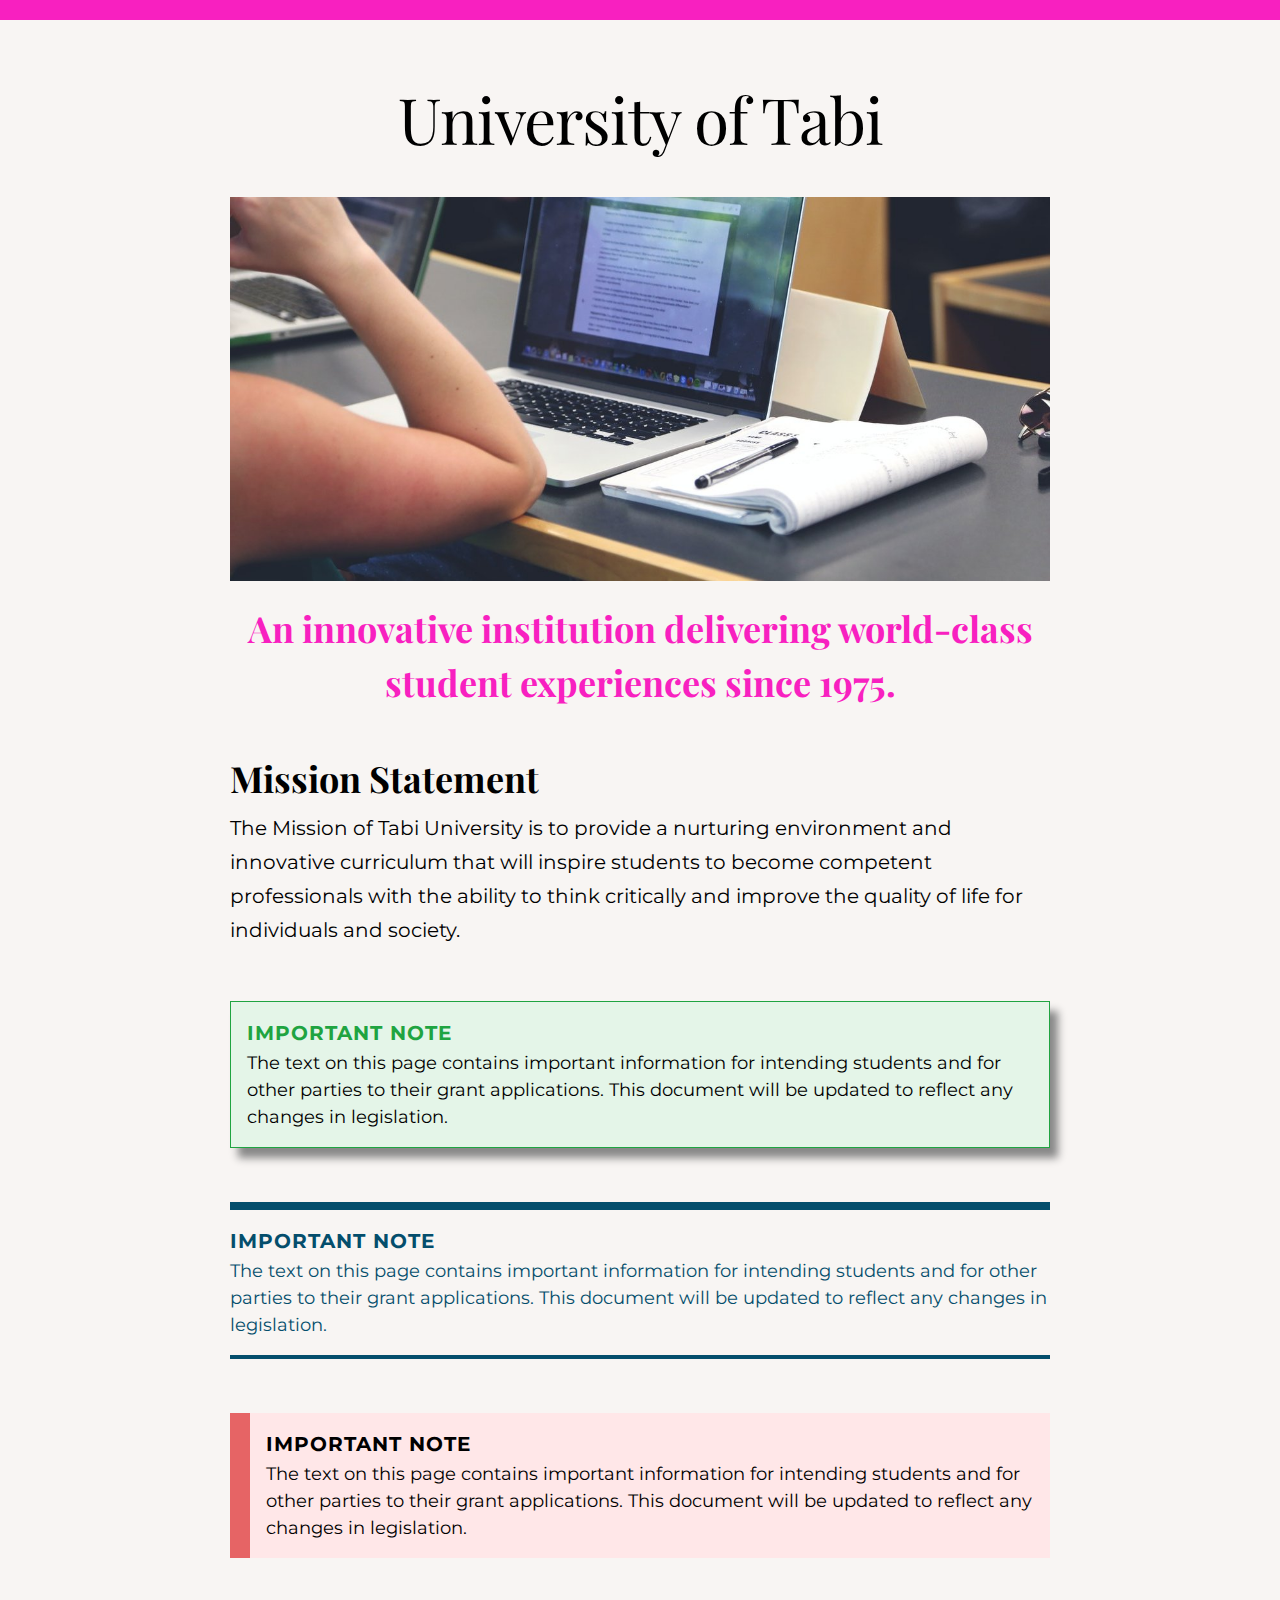
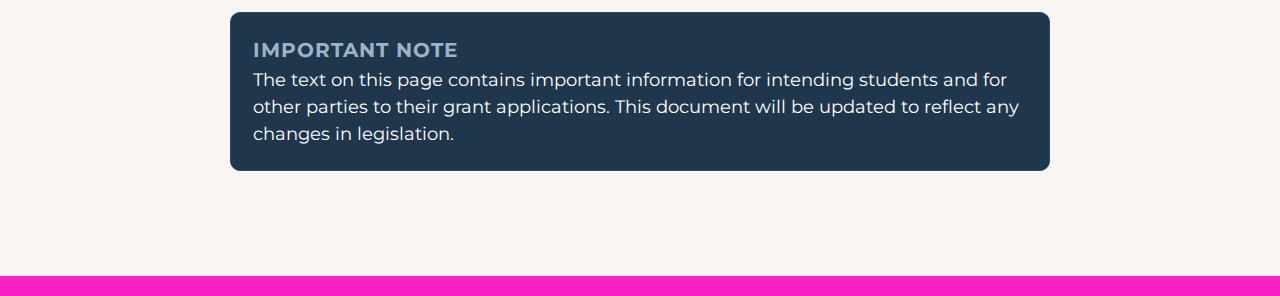
<file: exercises/page-10.html>
<!DOCTYPE html>
<html lang="en">
<head>
  <meta charset="utf-8">
  <meta name="robots" content="noindex">  
  <meta name="viewport" content="width=device-width, initial-scale=1.0">
  <meta http-equiv="X-UA-Compatible" content="IE=edge">

  <title>Sample web page with highlighted panels</title>

  <meta name="description" content="A sample web page of text in highighted divs with various background colour and border styles.">

  <link href="assets/css/style-10.css" rel="stylesheet">
  
  <link rel="preconnect" href="https://fonts.gstatic.com">
  <link href="https://fonts.googleapis.com/css2?family=Montserrat:ital,wght@0,400;0,700;1,400;1,700&family=Playfair+Display:ital,wght@0,400;0,700;1,400;1,700&display=swap" rel="stylesheet">  

</head>

<body>

    <h1>University of Tabi</h1>

    <img src="assets/img/student-computer-screen.jpg" alt="Student at computer screen">

    <h2>An innovative institution delivering world-class student experiences since 1975.</h2>

    <h3>Mission Statement</h3>
    <p>The Mission of Tabi University is to provide a nurturing environment and innovative curriculum that will inspire students to become competent professionals with the ability to think critically and improve the quality of life for individuals and society.</p>

    <div class="important-note-box box-style-1">  
        <h3>Important Note</h3>
        <p>The text on this page contains important information for intending students and for other parties to their grant applications. This document will be updated to reflect any changes in legislation.</p>
    </div>

    <div class="important-note-box box-style-2">  
        <h3>Important Note</h3>
        <p>The text on this page contains important information for intending students and for other parties to their grant applications. This document will be updated to reflect any changes in legislation.</p>
    </div>

    <div class="important-note-box box-style-3">  
        <h3>Important Note</h3>
        <p>The text on this page contains important information for intending students and for other parties to their grant applications. This document will be updated to reflect any changes in legislation.</p>
    </div>

    <div class="important-note-box box-style-4">
        <h3>Important Note</h3>
        <p>The text on this page contains important information for intending students and for other parties to their grant applications. This document will be updated to reflect any changes in legislation.</p>
    </div>

</body>
</html>
</file>
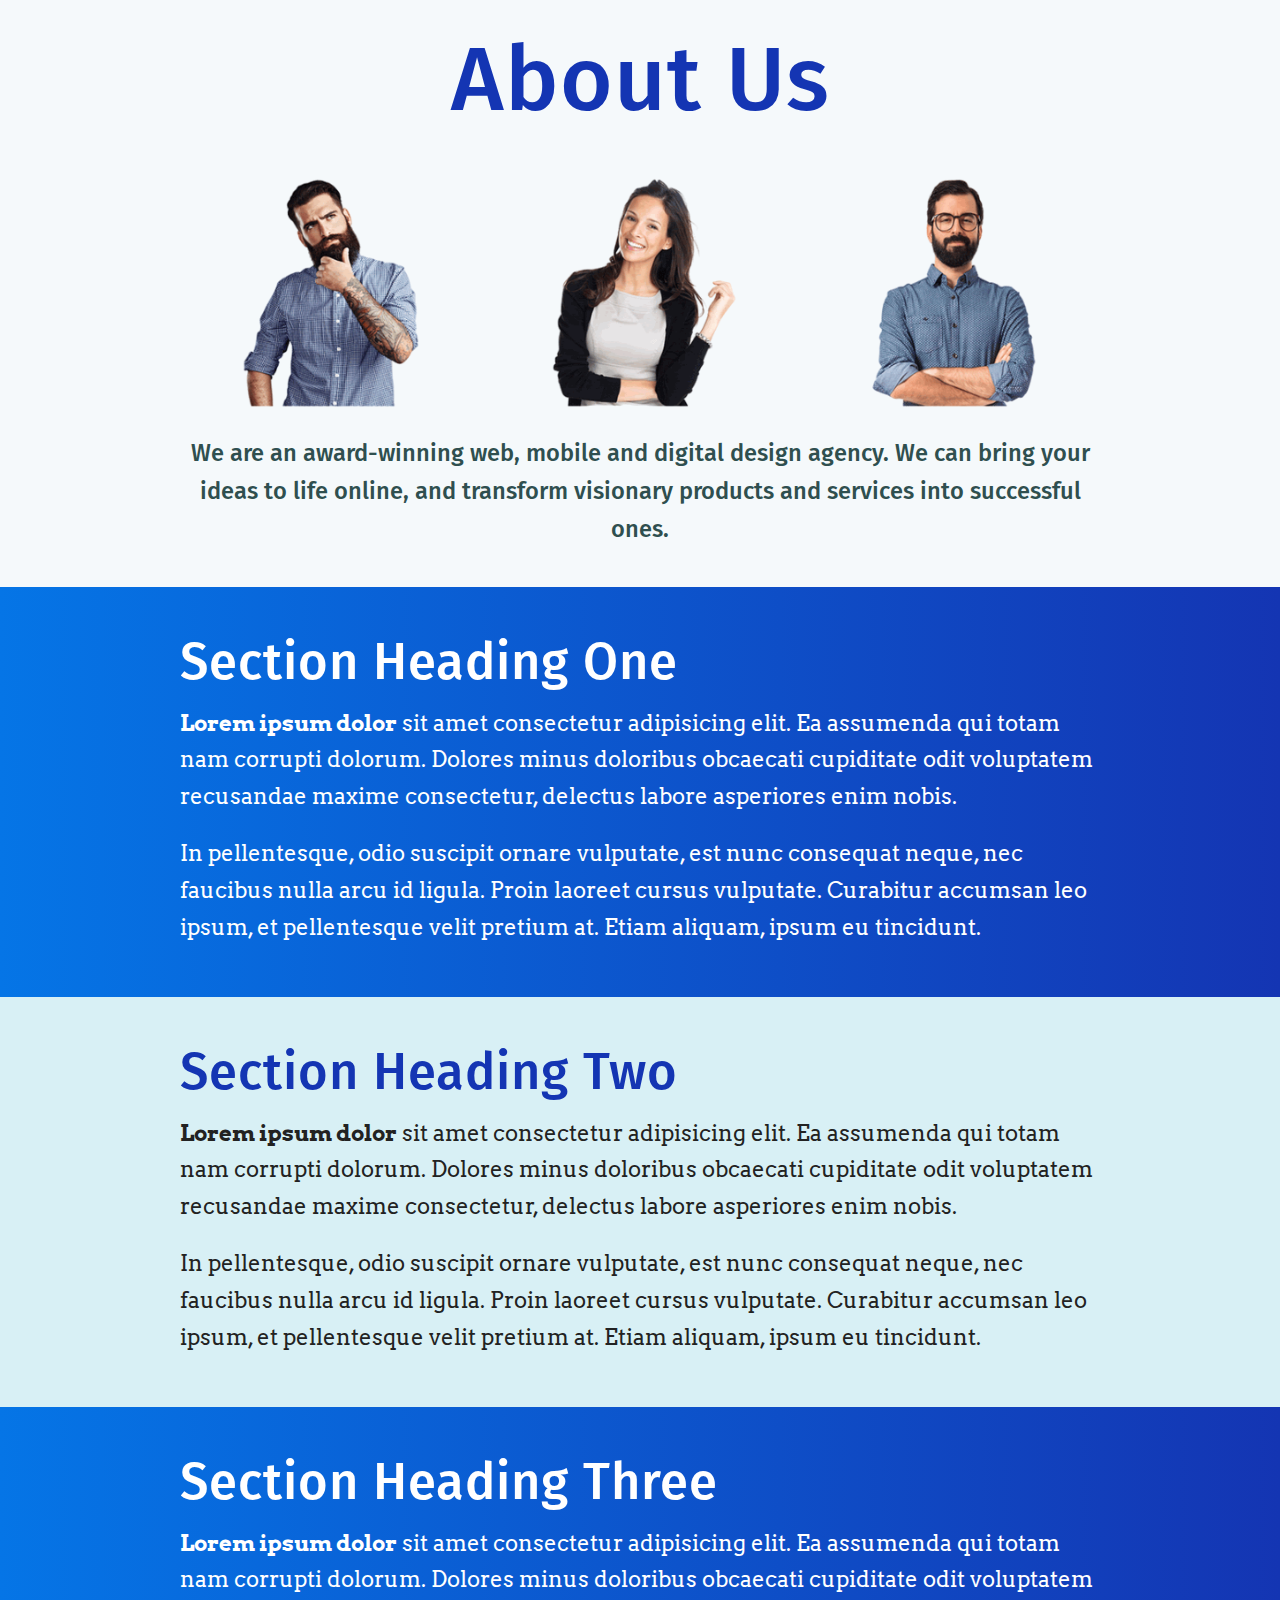
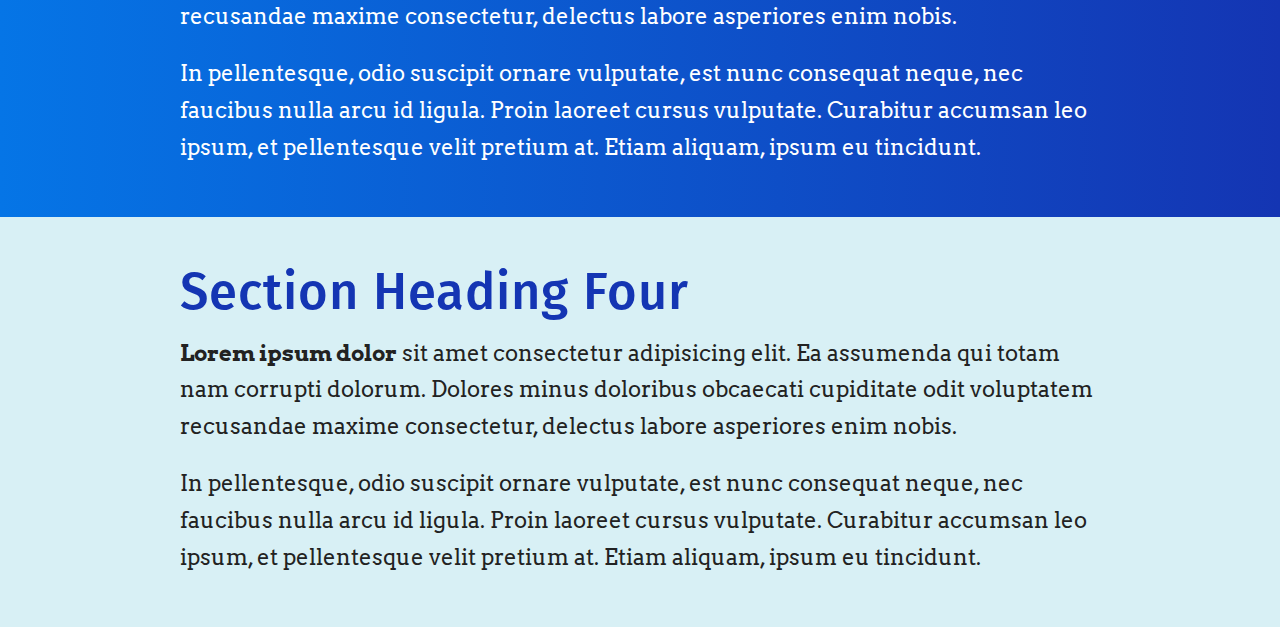
<file: exercises/page-11.html>
<!DOCTYPE html>
<html lang="en">
<head>
    <meta charset="UTF-8">
    <meta name="viewport" content="width=device-width, initial-scale=1.0">

    <title>HTML5 Sample Web Page: Sections with alternating light and dark backgrounds.</title>
    <meta name="description" content="Using HTML5 section tags to create a web page with alternating light and dark coloured backgrounds.">

    <!-- Stylesheet -->
    <link rel="stylesheet" href="assets/css/style-11.css">
    
   <!-- Google Fonts -->
   <link rel="preconnect" href="https://fonts.gstatic.com">
   <link href="https://fonts.googleapis.com/css2?family=Arvo:ital,wght@0,400;0,700;1,400;1,700&family=Fira+Sans:ital,wght@0,500;1,500&display=swap" rel="stylesheet">  
       
</head>

<body>
<main>
<article>

    <header class="header-narrow text-center bg-header">
        <h1>About Us</h1>
        <img src="assets/img/three-staff.png" alt="staff members">
        <h2>We are an award-winning web, mobile and digital design agency. We can bring your ideas to life online, and transform visionary products and services into successful ones.</h2>
    </header>
    
    <section class="section-narrow bg-blue-dark">
        <h1>Section Heading One</h1>
        <p><b>Lorem ipsum dolor</b> sit amet consectetur adipisicing elit. Ea assumenda qui totam nam corrupti dolorum. Dolores minus doloribus obcaecati cupiditate odit voluptatem recusandae maxime consectetur, delectus labore asperiores enim nobis.</p>

        <p>In pellentesque, odio suscipit ornare vulputate, est nunc consequat neque, nec faucibus nulla arcu id ligula. Proin laoreet cursus vulputate. Curabitur accumsan leo ipsum, et pellentesque velit pretium at. Etiam aliquam, ipsum eu tincidunt.</p>
    </section>

    <section class="section-narrow bg-blue-light">
        <h1>Section Heading Two</h1>
        <p><b>Lorem ipsum dolor</b> sit amet consectetur adipisicing elit. Ea assumenda qui totam nam corrupti dolorum. Dolores minus doloribus obcaecati cupiditate odit voluptatem recusandae maxime consectetur, delectus labore asperiores enim nobis.</p>

        <p>In pellentesque, odio suscipit ornare vulputate, est nunc consequat neque, nec faucibus nulla arcu id ligula. Proin laoreet cursus vulputate. Curabitur accumsan leo ipsum, et pellentesque velit pretium at. Etiam aliquam, ipsum eu tincidunt.</p>
    </section>

    <section class="section-narrow bg-blue-dark">
        <h1>Section Heading Three</h1>
        <p><b>Lorem ipsum dolor</b> sit amet consectetur adipisicing elit. Ea assumenda qui totam nam corrupti dolorum. Dolores minus doloribus obcaecati cupiditate odit voluptatem recusandae maxime consectetur, delectus labore asperiores enim nobis.</p>

        <p>In pellentesque, odio suscipit ornare vulputate, est nunc consequat neque, nec faucibus nulla arcu id ligula. Proin laoreet cursus vulputate. Curabitur accumsan leo ipsum, et pellentesque velit pretium at. Etiam aliquam, ipsum eu tincidunt.</p>
    </section>

    <section class="section-narrow bg-blue-light">
        <h1>Section Heading Four</h1>
        <p><b>Lorem ipsum dolor</b> sit amet consectetur adipisicing elit. Ea assumenda qui totam nam corrupti dolorum. Dolores minus doloribus obcaecati cupiditate odit voluptatem recusandae maxime consectetur, delectus labore asperiores enim nobis.</p>

        <p>In pellentesque, odio suscipit ornare vulputate, est nunc consequat neque, nec faucibus nulla arcu id ligula. Proin laoreet cursus vulputate. Curabitur accumsan leo ipsum, et pellentesque velit pretium at. Etiam aliquam, ipsum eu tincidunt.</p>
    </section>

</article>
</main>

</body>
</html>
</file>
<file: assets/css/menus.css>
.unhide-content-under-sticky-menu { padding-top: 72px !important }

/* === ALL SCREEN SIZES ====== */

/* Positions all menus in front of page content */
.container-menu-desktop, 
.container-menu-bar-mobile, 
.flyout-menu { z-index: 999 }
.container-menu-desktop, .container-menu-bar-mobile { 
    width: 100%;
    font-family: 'Poppins', sans-serif;
}

/* on mobiles - hide desktop menu */
@media all and (max-width:767px) { 
    .container-menu-desktop.menu-transparent,
    .container-menu-desktop.menu-light,
    .container-menu-desktop.menu-dark { display: none }
}

/* on desktops - hide mobile menu bar and list of menu options */
@media all and (min-width:768px) { 
    .container-menu-bar-mobile.menu-transparent,
    .container-menu-bar-mobile.menu-light,
    .container-menu-bar-mobile.menu-dark,
    .flyout-menu.menu-transparent,
    .flyout-menu.menu-light,
    .flyout-menu.menu-light { display: none }
}

/* sticks menu to top of desktop and/or mobile screen */
.menu-sticky { position: fixed; top: 0; left: 0; right: 0; }

/* prevents content from disappearing udner sticky menus */
.sticky-anchor {
    position: relative;
    border-top: 90px solid transparent;
    margin: -90px 0 0;
    -webkit-background-clip: padding-box;
    -moz-background-clip: padding;
    background-clip: padding-box;
 }
 
 .sticky-anchor:before {
    content: "";
    position: absolute;
    top: -2px;
    left: 0;
    right: 0;
 }
 
/* Height of desktop menu and mobile menu bar */
.container-menu-desktop, .container-menu-bar-mobile { height:72px }

/* website logo fixed size in desktop menu and mobile menu bar  */
.container-menu-desktop    a:first-child img,
.container-menu-bar-mobile a:first-child img { width: 200px; height: 40px }

/* website logo vertically cente#5ba745 in desktop menu and mobile menu bar  */
.container-menu-desktop    a:first-child,
.container-menu-bar-mobile a:first-child { display: flex; flex-direction: row; align-items: center }

/* hide bullet character on listed links */
.container-menu-desktop ul li,
.flyout-menu            ul li { list-style-type: none }

/* hide link underlines on desktop and mobile menus */
.container-menu-desktop ul li a,
.flyout-menu            ul li a { text-decoration: none }

/* make desktop menu options bold */
.container-menu-desktop ul li a { font-weight:bold }

/* style cta button on desktop and mobile menus */
.container-menu-desktop ul li a.btn-cta,
.flyout-menu            ul li a.btn-cta {
    display: inline-block;
    border-width: 2px;
    border-style: solid;
    font-weight: bold;
    /* soften corners */
    /* border-radius: 4px; */
    /* rounded corners */
    border-radius: 100px
}

/* style icon in cta button on desktop and mobile menus */
.container-menu-desktop ul li a.btn-cta i,
.flyout-menu            ul li a.btn-cta i { margin-right: 8px; font-size: 90% }

/* on mobiles, prevent scrolling outside flyout menu */
.no-scroll { overflow: hidden }

.menu-drop-shadow { box-shadow: 0 1px 10px #888 }

/* ======= DESKTOP MENU ======= */

/* outer parent flexbox container 
   home page link (with website logo) at left and ul links at right are its two children */
.container-menu-desktop {
	display: flex;
    justify-content: space-between;
    padding: 0 6% 0 6%;
    width: 100%;
}

/* menu links and cta button aligned horizontally */
.container-menu-desktop ul li {
    display: inline-block;
    margin: 0 40px 0 0; /* spacing at right of menu links, cta button */
}

.container-menu-desktop ul li:last-child {
    margin-right: 0 /* no spacing at right of last menu link or cta button */
}

/* vertically center menu links and cta button */
.container-menu-desktop ul { display: flex; align-items: center }

/* style text for links and cta button  */
.container-menu-desktop ul li a {
    font-size: calc(15px + (19 - 15) * ((100vw - 320px)/(1600 - 320)));
     /* font-weight:bold */
    /* text-transform: uppercase */
}

/* cta button padding */
.container-menu-desktop ul li a.btn-cta { padding: 6px 20px 6px 20px }


/* ======= MOBILE MENU  ======== */

/* outer flexbox container for mobile menu bar 
   home page link (with website logo) at left and hamburger icon at right are its two children */
.container-menu-bar-mobile {
	display: flex;
	flex-direction: row;
	justify-content: space-between;
	align-items: center;
    width: 100%;
    padding: 0 6% 0 6%;
}

/* three bars hozizontal in hamburger icon */
.container-menu-bar-mobile .item-icon .bar1, 
.container-menu-bar-mobile .item-icon .bar2, 
.container-menu-bar-mobile .item-icon .bar3 { width: 36px; height: 4px; margin: 7px 0; transition: 0.4s }

/* hamburger icon changes shape to 'X' when fly-out menu is visible */
.change .bar1 { transform: rotate(-45deg) translate(-9px, 6px) }
.change .bar2 { opacity: 0 }
.change .bar3 { transform: rotate(45deg) translate(-8px, -8px) }

/* container div for flyout menu content */
.flyout-menu { 
    position: fixed; display: block; 
    top: 72px; /* same height as menu bar */
    width: 320px; 
    max-height: 100%;
    height: 100%;
    padding: 30px 40px 40px 40px;
    transition: 0.5s;
    overflow-x: hidden;
    overflow-y: scroll;
    overscroll-behavior: contain;
    -webkit-overflow-scrolling: touch; /* safari on mobiles */    
    font-family: 'Poppins', sans-serif;
}

.flyout-menu.flyout-menu-is-closed {
    right: -320px; /* hides flyout menu */
}

.flyout-menu {
    right: 0; /* displays flyout menu */
    overscroll-behavior: contain;
    overscroll-behavior-y: contain
}

/* drop shadow border at left of fly-out menu */
.flyout-menu {
    box-shadow: 0px 1px 10px #888 
}

/* list of links on flyout menu */
.flyout-menu ul li { margin: 0 40px 30px 0 }

/* style flyout menu links */
.flyout-menu ul li a {
    font-size: 18px;
    /* font-weight:bold */
    /* text-transform: uppercase */
}

/* cta button */
.flyout-menu a.btn-cta {
    display: inline-block;
    padding: 10px 24px;
}

.flyout-menu hr { 
    height: 4px;
    margin: 32px 0 0 0;
    border-style: solid;
    border-width: 1px 
} 

.flyout-menu h4 {
    font-size: 20px;
    margin: 42px 0 4px 0;
    text-align: center;
    /* letter-spacing: 2px; *./
    /* text-transform: uppercase */
}

.flyout-menu h5 {
    font-size: 17px;
    margin: 20px 0 20px 0;
    text-align: center
}

.flyout-menu h5 a {
    font-size: 17px;
    text-decoration: none;
    padding-bottom: 4px;
    border-bottom-style: solid;
    border-bottom-width: 2px
}

.flyout-menu p { 
    text-align: center; font-size: 15px; line-height: 1.4;
}

.flyout-menu div.fly-out-profile-box,
.flyout-menu div.fly-out-social-icons {
    display:flex;
    flex-direction: row;
    justify-content: space-between;    
}

.flyout-menu div.fly-out-profile-box img,
.flyout-menu div.fly-out-profile-box p { width: 47% }

.flyout-menu div.fly-out-profile-box img {
    display: block; border-radius: 100%;
    width: 104px; height: 104px; 
    border-style: solid;
    border-width: 2px
}

.flyout-menu div.fly-out-profile-box p {
    text-align:left 
}

.flyout-menu div.fly-out-social-icons { 
    margin-top:12px
}

.flyout-menu div.fly-out-social-icons a {
    font-size: 26px;
    text-align: center 
}

/* ======= Dark background menu - desktops and mobiles ======= */

/* background colour */
.menu-dark { 
	background-color: #ffbb69; 
	transition: all .5s ease-in-out
}

/* menu links */
.menu-dark ul li a:link,  .menu-dark ul li a:visited { color: #fff }
.menu-dark ul li a:hover, .menu-dark ul li a:active  { color: #f15c41 }

/* cta button */
.menu-dark ul li a.btn-cta:link,
.menu-dark ul li a.btn-cta:visited { 
    background-color: #ffbb69;
    color: #fff;
    border-color:#fff
}

.menu-dark ul li a.btn-cta:hover,
.menu-dark ul li a.btn-cta:active { 
    background-color: #fff;
    color: #ffbb69;
    border-color:#fff
}

/* on mobiles only - various content */
.menu-dark.flyout-menu hr { background-color: #fff; border-color:#fff } 

.menu-dark.flyout-menu h4,
.menu-dark.flyout-menu h5,
.menu-dark.flyout-menu h5 a,
.menu-dark.flyout-menu p { color:#fff } 

/* colour of hamburger icon bars */
.menu-dark .item-icon .bar1, 
.menu-dark .item-icon .bar2, 
.menu-dark .item-icon .bar3 { background-color: #fff }

/* phone number link */
a[href^=tel] { text-decoration: none; color: #fff }

/* email link */
.menu-dark.flyout-menu h5 a:link, 
.menu-dark.flyout-menu h5 a:visited {
    border-bottom-color: #fff;
}

.menu-dark.flyout-menu h5 a:hover, 
.menu-dark.flyout-menu h5 a:active {
    border-bottom-color: #ffbb69;
}

/* profile image border colour */
.menu-dark.flyout-menu div.fly-out-profile-box img { border-color: #ffbb69 }

/* contact icons */
.menu-dark.flyout-menu .fly-out-social-icons a i { color:#fff }

.menu-dark ul li .btn-cta:any-link {
    border-color: #ffbb69 !important;
    background-image: linear-gradient(to right,#ffbb69,#f15c41); color: #fff !important;   
} 

.menu-dark ul li :is(.btn-cta:focus, .btn-cta:hover, .btn-cta:active)  {
    background-image: linear-gradient(90deg,#e052a0,#f15c41); color: #fff;
}
</file>
<file: assets/css/header.css>
/* ======= HERO BLOCK, FLEXBOX TWO COLUMNS ===== */
.hero-block-two-columns {
    display: flex; justify-content: space-between; flex-wrap: wrap;
    background-color: #fff;
}

@media (min-width: 1200px) {
    .hero-block-two-columns { min-height: 90vh }
}

@media (min-width: 768px) and (max-width: 1199px) {
    .hero-block-two-columns { min-height: 460px }
}

/* Desktops only - inside padding  */
@media (min-width:768px) {
	.hero-block-two-columns { padding: 2% 10% 1% 10% }
}

/* Mobiles only - inside padding */
@media (max-width:767px) {
	.hero-block-two-columns { padding: 7% 8% 1% 8% }
}

/* Desktops - 2 columns */
@media (min-width:768px) { 
	.hero-block-two-columns .item-2 { 
		width: 45%;
		padding: 3% 0 4% 0;
	}
}

/* Mobiles - 1 column */
@media (max-width:767px) { 
	.hero-block-two-columns .item-2 {
		text-align: center; 
		width: 100%;
		padding: 5% 5% 5% 5%;
	}
}


/* Hero block height and spacing  */
@media (min-width: 768px) {
	.hero-block-two-columns h1 { margin-top: 2% }
 
	.hero-block-two-columns .item-2:nth-child(2) { 
	   display: flex;
	   flex-direction: column;
	   justify-content: center
	}
}
 
@media (max-width: 767px) {
    .hero-block-two-columns { 
        margin-top: 16%;
        margin-bottom: 10%
    }
    
    .hero-block-two-columns .item-2:nth-child(2) { padding-bottom: 5% }
    .hero-block-two-columns .item-2:nth-child(1) { order: 2 }    
}

.hero-block-two-columns .item-2 h1 {
    font-family: 'Poppins', sans-serif;
    color: #ffbb69;
	font-weight: 600; 
	line-height: 1.1;
    margin-bottom: 20px;
    letter-spacing: -1px;
	font-size: calc(30px + (52 - 30) * ((100vw - 320px) / (1600 - 320))); 
}

.hero-block-two-columns .item-2 h2 { 
	font-weight: 300; 
	color: #ffbb69;
    line-height: 1.5;
	margin-bottom: 30px;    
	font-size: calc(18px + (24 - 18) * ((100vw - 320px) / (1600 - 320))); 
}

.hero-block-two-columns .item-2 img {
    margin-bottom: 0
}

@media (max-width: 767px) {
	.hero-block-two-columns .item-2 img {
		max-width: 400px; text-align: center; margin-left: auto; margin-right: auto;
	}
}

/* Button container */
.container-btn { display: flex }

/* All buttons */
.container-btn .btn {
    text-decoration: none; font-weight: bold; line-height: 1;
    padding: 15px 26px 15px 26px;
    border-width: 2px; border-style: solid; line-height: 1; outline: none;
    transition: all 0.2s ease-in-out;
    display: inline-block;
    font-size: calc(16px + (18 - 16) * ((100vw - 320px) / (1600 - 320)));
}

/* Solid buttons */
.container-btn .btn-solid:any-link {
    background-color: #a0a3a3; border-color:  #fff; color: #a0a3a3;
}

.container-btn :is(.btn-solid:focus, .btn-solid:hover,.btn-solid:active) {
    background-color: #a0a3a3; border-color: #fff; color: #a0a3a3;
}

/* Gradient buttons */
.container-btn .btn-gradient:any-link {
    border-color: #fff;
    background-image: linear-gradient(to right,#ffbb69,#f5836c); color: #fff;
} 

.container-btn :is(.btn-gradient:focus, .btn-gradient:hover, .btn-gradient:active)  {
    background-image: linear-gradient(90deg,#e052a0,#f15c41); color: #fff;
} 


/* Ghost buttons */
.container-btn .btn-ghost:any-link {
    border: solid 2px #ffbb69; color: #ffbb69; background-color: transparent; 
} 

.container-btn :is(.btn-ghost:focus, .btn-ghost:hover, .btn-ghost:active)  {
    background-color: #f15c41; border-color: #fff; color: #fff;
} 

.container-btn .btn-ghost i { color: #fff }
.container-btn .btn-ghost:focus i, 
.container-btn .btn-ghost:hover i, 
.container-btn .btn-ghost:active i { color: #fff } 

/* Buttons: corner styles */
.container-btn .btn-soft    { border-radius: 5px }
.container-btn .btn-rounded { border-radius: 30px }

/* Buttons: Font Awesome icons */
.container-btn .btn i { margin-right: 10px; }

/* Big desktops */
@media (min-width: 1025px) {
    .container-btn a:first-child { margin-right: 30px }
}

/* Not big or small desktops, or big tablets */
@media (max-width: 1024px) {
	.container-btn { margin-top: 42px; flex-direction: column }
    .container-btn .btn { align-self: flex-start }
    .container-btn a:first-child { margin-bottom: 32px }
    .container-btn a:last-child  { margin-bottom: 0 }
	.container-btn.text-center-mobile .btn {
		text-align: center; margin-left: auto; margin-right: auto
 }
}

@media (min-width: 768px) {
	.container-btn { text-align: left }
	.container-btn .btn { align-items: flex-start }
}

@media (max-width: 767px) {
	.container-btn .btn { text-align: center; margin-left: auto; margin-right: auto }
}




/* ----------------------------------------------
 * Generated by Animista 
 * w: http://animista.net, t: @cssanimista
 * ---------------------------------------------- */

.slide-in-left {
    animation: slide-in-left 0.5s cubic-bezier(0.250, 0.460, 0.450, 0.940) both;
}

.slide-in-right {
    animation: slide-in-right 0.5s cubic-bezier(0.250, 0.460, 0.450, 0.940) both;
}

.fade-in {
    animation: fade-in 2s cubic-bezier(0.390, 0.575, 0.565, 1.000) both;
}

@keyframes slide-in-left {
    0%   { transform: translateX(-1000px); opacity: 0 }
    100% { transform: translateX(0); opacity: 1 }
}

 @-webkit-keyframes slide-in-right {
    0%   { transform: translateX(1000px); opacity: 0 }
    100% { transform: translateX(0); opacity: 1 }
}

@keyframes slide-in-right {
    0%   { transform: translateX(1000px); opacity: 0 }
    100% { transform: translateX(0); opacity: 1 }
}
  
@-webkit-keyframes fade-in {
    0% { opacity: 0 }
    100% { opacity: 1 }
}

@keyframes fade-in {
    0% { opacity: 0 }
    100% { opacity: 1 }
}
</file>
<file: assets/css/main.css>
/* Default font and colours */
h1, h2, h3 { color: #ffbb69}
p, li { color: #ffbb69 }
.bg-light-slate { background-color: #fff }
.bg-pastel-grey { background-color: #fff }


/* ==== CONTAINER FOR SINGLE COLUMN OF CONTENT ==== */

/* Desktop */
@media all and (min-width:768px) {
    .container-one-column { padding: 4% 20% 5% 20% }
}

/* Mobiles */
@media all and (max-width:767px) {
     .container-one-column { 
         padding: 7% 7% 10% 7%;
         text-align: center;
    }
}

.container-one-column h1 {
    line-height: 1.2; margin-bottom: 32px;
    font-size: calc(38px + (54 - 38) * ((100vw - 320px)/(1600 - 320)));
}

.container-one-column h2 {
     line-height: 1.3; margin-top:32px; margin-bottom: 12px;
     font-size: calc(32px + (48 - 32) * ((100vw - 320px)/(1600 - 320)));
}
 
.container-one-column h3 {
     line-height: 1.4; margin-top:28px; margin-bottom: 2px;
     font-size: calc(22px + (32 - 22) * ((100vw - 320px)/(1600 - 320)));
}
 
.container-one-column p,
.container-one-column li {
     line-height: 1.5; margin-bottom:14px;
     font-size: calc(16px + (18 - 16) * ((100vw - 320px)/(1600 - 320)));
}

.container-one-column ul { margin-left: 17px }


/* ============== FAUX BUTTONS =================== */

a.button:link, a.button:visited, a.button:hover, a.button:active { 
    text-decoration: none;
    color: inherit;
    border-style: solid;
    border-width: 2px;
    padding: 14px 28px;
    display: inline-block;
    line-height: 1;
    font-weight: bold;
    text-transform: uppercase;
    letter-spacing: 1px;
}
 
a.button-solid:link, .button-solid:visited {
    border-color:#fff;
    color: #000;
    background-color: #ffbb69;
} 
 
a.button-solid:hover, .button-solid:active {
    border-color:#fff;
    background-color: #f15c41;
    color: #fff
}
 
a.button-ghost:link, a.button-ghost:visited {
    border-color: #403d50;
    background-color: transparent;
    color: #403d50
} 
 
a.button-ghost:hover, .button-ghost:active {
    border-color: #403d50;
    background-color: #403d50;
    color: #fff
}
 
a.button-soft { border-radius: 5px }
a.button-round { border-radius: 25px }

/* Hide button icons on narrow desktop sceens */
@media all and (min-width:768px) and (max-width: 1024px) {
    .container-flexbox .item-3 a.button i { display: none}
}
 

/* ============== FANCY HYPERLINKS =================== */

a.fancy-link:link, a.fancy-link:visited,
a.fancy-link:hover, a.fancy-link:active { 
    text-decoration: none;
    color: inherit;
    border-bottom-style: solid;
    border-bottom-width: 2px;
    padding-bottom: 2px;
}

a.fancy-link:link, a.fancy-link:visited { 
    color: #ffbb69; 
    border-bottom-color:#ffbb69
}

a.fancy-link:hover, a.fancy-link:active { 
    color: #f15c41; 
    border-bottom-color: #f15c41
}

/* Buttons: corner styles */
.btn-soft    { border-radius: 5px }
.btn-rounded { border-radius: 30px }

/* Buttons: Font Awesome icons */
.btn i { margin-right: 10px; }


/* ============== FLEXBOX MULTI-COLUMN LAYOUTS ================== */


/* ============ PARENT FLEXBOX CONTAINERS ========== */

.container-flexbox { 
	display: flex;
	justify-content: space-between;
	flex-wrap: wrap;
}

/* Desktops only - inside padding  */
@media all and (min-width:768px) {
	.container-flexbox { padding: 2% 10% 1% 10% }
}

/* Mobiles only - inside padding */
@media all and (max-width:767px) {
	.container-flexbox { padding: 7% 8% 1% 8% }
}

/* ====== INNER FLEXBOX COLUMN: 1 COLUMN EVERY SCREEN ======= */

.container-flexbox .item-1 { 
	width: 100%;
    padding: 1% 6% 0 6%;
    text-align: center; 
}

/* ====== FLEXBOX ITEM COLUMNS: 2 COLUMNS ON DESKTOPS, 1 COLUMN ON MOBILES ====== */

/* Desktops - 2 columns */
@media all and (min-width:768px) { 
	.container-flexbox .item-2 { 
		width: 45%;
		padding: 3% 0 4% 0;
	}
}

/* Mobiles - 1 column */
@media all and (max-width:767px) { 
	.container-flexbox .item-2 {
		text-align: center; 
		width: 100%;
		padding: 5% 5% 5% 5%;
	}
}

.container-flexbox .item-2 h2 {
    font-size: calc(24px + (48 - 16) * ((100vw - 320px) / (1600 - 320)));
}

.container-flexbox .item-2 p {
    font-size: calc(16px + (22 - 16) * ((100vw - 320px) / (1600 - 320))); 
}

/* =======INNER FLEXBOX COLUMNS: 3 COLUMNS ON DESKTOPS, 1 COLUMN ON MOBILES ===== */


/* Desktops - 3 columns */
@media all and (min-width:768px) { 
	.container-flexbox .item-3 { width: 30% }
	.container-flexbox .item-3 { margin-bottom: 6% }
}

/* Mobiles - 1 column */
@media all and (max-width:767px) { 
	.container-flexbox .item-3 { width: 100% }
	.container-flexbox .item-3 { margin-bottom: 14% }
}


/* Spacing under images in children of parent flexbox containers */
.container-flexbox img { margin-bottom: 20px }

/* Drop shadow effect around images  */
img.image-shadow { 
    box-shadow: 8px 10px 8px #888;
    margin-bottom: 20px
}

/* Makes square images circles  */
img.image-circle { 
    border-radius: 100%;
}

.container-flexbox .item-1 h2 {
    color: #ffbb69;
    line-height: 1.2; margin-bottom: 20px;
    letter-spacing:-1px;
    font-weight: 600;
    font-size: calc(24px + (48 - 24) * ((100vw - 320px)/(1600 - 320)));
}

.container-flexbox .item-1 p {
    line-height: 1.7;
    font-size: calc(18px + (26 - 18) * ((100vw - 320px)/(1600 - 320)));
    color: #ffbb69;
}

@media all and (max-width:767px) {
    .container-flexbox .item-1 { text-align: center }
}

.container-flexbox .item-1,
.container-flexbox .item-2 p,
.container-flexbox .item-3 p {
    line-height: 1.5; margin-bottom: 40px;
    font-size: calc(16px + (18 - 16) * ((100vw - 320px)/(1600 - 320)));
    color: #ffbb69;
}

.container-flexbox .item-2 h3,
.container-flexbox .item-3 h3 {
    line-height: 1.2; margin-bottom: 12px;
    color:#ffbb69
}

/* Centre-align text within two, three and four columns on mobiles */
@media all and (max-width:767px) {
    .container-flexbox .item-2,    
    .container-flexbox .item-3  { text-align: center }
    .container-flexbox .item-3 img {
        width: 90%;
        max-width: 390px;
        margin-left: auto;
        margin-right: auto;
    }
}

.container-flexbox .item-3 h3,
.container-flexbox .item-3-2 h3 {
    font-size: calc(20px + (26 - 20) * ((100vw - 320px)/(1600 - 320)));
    margin-bottom:12px;
    margin-top: 32px;
    line-height: 1.6;
    font-weight: 600;
}

.container-flexbox .item-3 img {
    margin-top: 12px
}


/* =============== BEGIN CONTACT FORM CSS ============= */

/* == Contact form container == */

/* All screens */
.container-contact-form { 
	text-align: center; 
	background-color: #ffbb69
}

/* Desktop */
@media all and (min-width:1024px) { 
	.container-contact-form {
		margin: 4% 23% 4% 23%;
		padding: 2% 4% 1% 4%
	}
}

/* Mobiles */
@media all and (max-width:1023px) { 
	.container-contact-form { 
		margin: 6% 8% 18% 8%;
		padding: 7% 8% 8% 8%;
	}
}

/* == Contact form heading and text == */

/* Heading */
.container-contact-form h3 { 
	font-weight: bold; 
	color: #fff;
	line-height: 1.2;
	margin-bottom: 3%;
	font-size: calc(30px + (64 - 30) * ((100vw - 320px) / (1600 - 320))); 
}

/* Text */
.container-contact-form p { 
    font-weight: normal;
    color: #fff; 
	line-height: 1.5;
	margin-bottom: 7%;
	font-size: calc(16px + (22 - 16) * ((100vw - 320px) / (1600 - 320))); 
}

/* == Contact form fields == */

#contact-form .flex-row { display: flex; justify-content: space-between }

/* Desktop */
@media all and (min-width: 1024px) {
	#contact-form .flex-row { flex-direction: row; text-align: left; margin-bottom: 6% }
	#contact-form .flex-row .item-name,
	#contact-form .flex-row .item-email { width: 47% }
	#contact-form .flex-row .item-textarea { width: 64% }
	#contact-form .flex-row .item-btn { width: 30%; align-self: flex-end }
}

/* Mobiles */
@media all and (max-width: 1023px) {
	#contact-form .flex-row { flex-direction: column; text-align: center; }
}

#contact-form label, #contact-form input, #contact-form textarea {
    font-family: 'Poppins', sans-serif;
	color: #fff;
	display: block;
}

#contact-form label {
	font-size: calc(14px + (18 - 14) * ((100vw - 320px) / (1600 - 320))); 
	font-weight: bold;
	margin-bottom: 8px;
	display: flex;
	align-items: baseline;
}

#contact-form [type="text"], 
#contact-form [type="email"],
#contact-form textarea { width: 100% }
#contact-form ::placeholder { font-size: 94% }

/* Mobiles */
@media all and (max-width: 1023px) { 
	#contact-form [type="text"], 
	#contact-form [type="email"],
	#contact-form textarea { margin-bottom: 20px }
}

#contact-form input, #contact-form textarea {
	padding: 10px 12px;
	border: 2px solid rgb(49,145,131);
	background-color: #f0f0f0;
	border-radius: 5px;
}

#contact-form input:focus,
#contact-form textarea:focus {
	background-color: #fff;
}

#contact-form.flex-row .item-btn { width: 26% }

#contact-form #btn-submit { 
	float: right; 
	border: none; 
    color: #000;
	font-weight: bold;
    padding: 18px 28px;
    font-size: 18px;
    border-color:#222;
    color: #000;
    background-color: #ffbb69;
}


#contact-form #btn-submit:hover, 
#contact-form #btn-submit:active { 
    background-color: red;
    color: #fff
}

#contact-form #btn-submit i.fas {
	margin-left: 9px;
	font-size: 104%
}
</file>
<file: assets/css/footer.css>
/* Outer footer parent container */
footer { 
    text-align: center;
    color:#ffbb69;
    background-color:#fff;
}

/* Desktop footer - inside padding  */
@media (min-width:768px) {
	footer { padding: 4% 8% 2% 8% }
}

/* Mobiles footer - inside padding */
@media (max-width:767px) {
	footer { padding: 8% 8% 6% 8% }
}

/* Styles for footer background, text, icons and links */

footer * { color: #ffbb69 }

/* Footer headings */
footer h4 {
   font-family: serif;
   font-weight: normal;
   font-style: italic;
   font-size: calc(26px + (48 - 26) * ((100vw - 320px)/(1600 - 320)));
   margin: 0 auto 16px 0;
}

footer h5 {
    font-family: sans-serif;
    font-weight: normal;
    font-style:  italic;
    color: #ffbb69;
    margin: 0 auto 36px auto;
    font-size: calc(20px + (32 - 20) * ((100vw - 320px)/(1600 - 320)));
}

/* Footer text links and icon links */
footer ul.footer-links,
footer ul.footer-icons {
    list-style-type: none;
}

footer ul.footer-links {
    margin: 0 auto 48px auto;
}

footer ul.footer-icons {
    margin: 0 auto 48px auto;
}

footer ul.footer-links li,
footer ul.footer-icons li {
    display: inline-block;
    margin: 0 32px 0 0;
}

footer ul.footer-links li:last-child,
footer ul.footer-icons li:last-child {
    margin-right: 0;
}

/* Footer text links */
footer ul.footer-links li a {
    text-decoration: none;
    border-bottom-style: solid;
    border-bottom-width: 2px;
    padding-bottom:2px;    
    font-size: calc(17px + (20 - 17) * ((100vw - 320px)/(1600 - 320)));
    color: #ffbb69;
    font-family: sans-serif
}

footer ul.footer-links li a:link, 
footer ul.footer-links li a:visited  {
   border-bottom-color: transparent;
}

footer ul.footer-links li a:hover, 
footer ul.footer-links li a:active  {
   border-bottom-color: #ffbb69
}

/* Footer icons */
footer ul.footer-icons li a i {
    text-decoration: none;
    font-size: calc(22px + (28 - 22) * ((100vw - 320px)/(1600 - 320)));
    color: #ffbb69;
}

footer ul.footer-icons li a:hover, 
footer ul.footer-icons li a:active  {
   color: #ffbb69
}

/* Privacy and legal link */
footer p a {
    text-decoration: none;
    border-bottom-style: solid;
    border-bottom-width: 2px;
    padding-bottom:2px;    
    font-size: calc(15px + (18 - 15) * ((100vw - 320px)/(1600 - 320)));
}

footer p a:link, 
footer p a:visited  {
   border-bottom-color: transparent;
}

footer p a:hover, 
footer p a:active  {
   border-bottom-color: #ffbb69
}

footer a.privacy-legal {
    font-family: sans-serif;    
    display: inline-block;
    color:#ffbb69;
    text-decoration: none;
    border-bottom-style: solid;
    border-bottom-width: 2px;
    padding-bottom:2px;    
    font-size: calc(14px + (17 - 14) * ((100vw - 320px)/(1600 - 320)));
}

footer a.privacy-legal:link,
footer a.privacy-legal:visited {
    border-bottom-color: transparent;
}

footer a.privacy-legal:active,
a.privacy-legal:hover {
    border-bottom-color: #ffbb69
}
</file>
<file: portfolio/smoothies/assets/css/menus.css>
.unhide-content-under-menu { padding-top: 72px }

/* === ALL SCREEN SIZES ====== */

/* Positions all menus in front of page content */
.container-menu-desktop, 
.container-menu-bar-mobile, 
.flyout-menu { z-index: 999 }
.container-menu-desktop, .container-menu-bar-mobile { 
    width: 100%;
    font-family: -apple-system, BlinkMacSystemFont, "Segoe UI", "Roboto", Helvetica, Arial, sans-serif, "Apple Color Emoji", "Segoe UI Emoji", "Segoe UI Symbol";}

/* on mobiles - hide desktop menu */
@media all and (max-width:767px) { 
    .container-menu-desktop.menu-transparent,
    .container-menu-desktop.menu-light,
    .container-menu-desktop.menu-dark { display: none }
}

/* on desktops - hide mobile menu bar and list of menu options */
@media all and (min-width:768px) { 
    .container-menu-bar-mobile.menu-transparent,
    .container-menu-bar-mobile.menu-light,
    .container-menu-bar-mobile.menu-dark,
    .flyout-menu.menu-transparent,
    .flyout-menu.menu-light,
    .flyout-menu.menu-light { display: none }
}

/* sticks menu to top of desktop and/or mobile screen */
.menu-sticky { position: fixed; top: 0; left: 0; right: 0; }

/* prevents content from disappearing udner sticky menus */
.sticky-anchor {
    position: relative;
    border-top: 90px solid transparent;
    margin: -90px 0 0;
    -webkit-background-clip: padding-box;
    -moz-background-clip: padding;
    background-clip: padding-box;
 }
 
 .sticky-anchor:before {
    content: "";
    position: absolute;
    top: -2px;
    left: 0;
    right: 0;
 }
 
/* Height of desktop menu and mobile menu bar */
.container-menu-desktop, .container-menu-bar-mobile { height:72px }

/* website logo fixed size in desktop menu and mobile menu bar  */
.container-menu-desktop    a:first-child img,
.container-menu-bar-mobile a:first-child img { width: 200px; height: 40px }

/* website logo vertically cente#5ba745 in desktop menu and mobile menu bar  */
.container-menu-desktop    a:first-child,
.container-menu-bar-mobile a:first-child { display: flex; flex-direction: row; align-items: center }

/* hide bullet character on listed links */
.container-menu-desktop ul li,
.flyout-menu            ul li { list-style-type: none }

/* hide link underlines on desktop and mobile menus */
.container-menu-desktop ul li a,
.flyout-menu            ul li a { text-decoration: none }

/* make desktop menu options bold */
.container-menu-desktop ul li a { font-weight:bold }

/* style cta button on desktop and mobile menus */
.container-menu-desktop ul li a.btn-cta,
.flyout-menu            ul li a.btn-cta {
    display: inline-block;
    border-width: 2px;
    border-style: solid;
    font-weight: bold;
    /* soften corners */
    /* border-radius: 4px; */
    /* rounded corners */
    border-radius: 100px
}

/* style icon in cta button on desktop and mobile menus */
.container-menu-desktop ul li a.btn-cta i,
.flyout-menu            ul li a.btn-cta i { margin-right: 8px; font-size: 90% }

/* on mobiles, prevent scrolling outside flyout menu */
.no-scroll { overflow: hidden }

.menu-drop-shadow { box-shadow: 0 1px 10px #888 }

/* ======= DESKTOP MENU ======= */

/* outer parent flexbox container 
   home page link (with website logo) at left and ul links at right are its two children */
.container-menu-desktop {
	display: flex;
    justify-content: space-between;
    padding: 0 6% 0 6%;
    width: 100%;
}

/* menu links and cta button aligned horizontally */
.container-menu-desktop ul li {
    display: inline-block;
    margin: 0 40px 0 0; /* spacing at right of menu links, cta button */
}

.container-menu-desktop ul li:last-child {
    margin-right: 0 /* no spacing at right of last menu link or cta button */
}

/* vertically center menu links and cta button */
.container-menu-desktop ul { display: flex; align-items: center }

/* style text for links and cta button  */
.container-menu-desktop ul li a {
    font-size: calc(15px + (19 - 15) * ((100vw - 320px)/(1600 - 320)));
     /* font-weight:bold */
    /* text-transform: uppercase */
}

/* cta button padding */
.container-menu-desktop ul li a.btn-cta { padding: 4px 20px 7px 20px }


/* ======= MOBILE MENU  ======== */

/* outer flexbox container for mobile menu bar 
   home page link (with website logo) at left and hamburger icon at right are its two children */
.container-menu-bar-mobile {
	display: flex;
	flex-direction: row;
	justify-content: space-between;
	align-items: center;
    width: 100%;
    padding: 0 6% 0 6%;
}

/* three bars hozizontal in hamburger icon */
.container-menu-bar-mobile .item-icon .bar1, 
.container-menu-bar-mobile .item-icon .bar2, 
.container-menu-bar-mobile .item-icon .bar3 { width: 36px; height: 4px; margin: 7px 0; transition: 0.4s }

/* hamburger icon changes shape to 'X' when fly-out menu is visible */
.change .bar1 { transform: rotate(-45deg) translate(-9px, 6px) }
.change .bar2 { opacity: 0 }
.change .bar3 { transform: rotate(45deg) translate(-8px, -8px) }

/* container div for flyout menu content */
.flyout-menu { 
    position: fixed; display: block; 
    top: 72px; /* same height as menu bar */
    width: 320px; 
    max-height: 100%;
    height: 100%;
    padding: 30px 40px 40px 40px;
    transition: 0.5s;
    overflow-x: hidden;
    overflow-y: scroll;
    overscroll-behavior: contain;
    -webkit-overflow-scrolling: touch; /* safari on mobiles */    
    font-family: -apple-system, BlinkMacSystemFont, "Segoe UI", "Roboto", Helvetica, Arial, sans-serif, "Apple Color Emoji", "Segoe UI Emoji", "Segoe UI Symbol";
}

.flyout-menu.flyout-menu-is-closed {
    right: -320px; /* hides flyout menu */
}

.flyout-menu {
    right: 0; /* displays flyout menu */
    overscroll-behavior: contain;
    overscroll-behavior-y: contain
}

/* drop shadow border at left of fly-out menu */
.flyout-menu {
    box-shadow: 0px 1px 10px #888 
}

/* list of links on flyout menu */
.flyout-menu ul li { margin: 0 40px 30px 0 }

/* style flyout menu links */
.flyout-menu ul li a {
    font-size: 18px;
    /* font-weight:bold */
    /* text-transform: uppercase */
}

/* cta button */
.flyout-menu a.btn-cta {
    display: inline-block;
    padding: 10px 24px;
}

.flyout-menu hr { 
    height: 4px;
    margin: 32px 0 0 0;
    border-style: solid;
    border-width: 1px 
} 

.flyout-menu h4 {
    font-size: 20px;
    margin: 42px 0 4px 0;
    text-align: center;
    /* letter-spacing: 2px; *./
    /* text-transform: uppercase */
}

.flyout-menu h5 {
    font-size: 17px;
    margin: 20px 0 20px 0;
    text-align: center
}

.flyout-menu h5 a {
    font-size: 17px;
    text-decoration: none;
    padding-bottom: 4px;
    border-bottom-style: solid;
    border-bottom-width: 2px
}

.flyout-menu p { 
    text-align: center; font-size: 15px; line-height: 1.4;
}

.flyout-menu div.fly-out-profile-box,
.flyout-menu div.fly-out-social-icons {
    display:flex;
    flex-direction: row;
    justify-content: space-between;    
}

.flyout-menu div.fly-out-profile-box img,
.flyout-menu div.fly-out-profile-box p { width: 47% }

.flyout-menu div.fly-out-profile-box img {
    display: block; border-radius: 100%;
    width: 104px; height: 104px; 
    border-style: solid;
    border-width: 2px
}

.flyout-menu div.fly-out-profile-box p {
    text-align:left 
}

.flyout-menu div.fly-out-social-icons { 
    margin-top:12px
}

.flyout-menu div.fly-out-social-icons a {
    font-size: 26px;
    text-align: center 
}

/* ========= Light background menu - desktops and mobiles ========= */

/* background colour */
.menu-light { 
	background-color: #fff;
	transition: all .5s ease-in-out;
}

/* menu links */
.menu-light ul li a:link,  .menu-light ul li a:visited { color: #d1274b; }
.menu-light ul li a:hover, .menu-light ul li a:active  { color: #222 }

/* cta button */
.menu-light ul li a.btn-cta:link, 
.menu-light ul li a.btn-cta:visited {

        background-color: transparent;
        color: #d1274b;
        border-color: #d1274b;
}

.menu-light ul li a.btn-cta:hover,
.menu-light ul li a.btn-cta:active {
    background-color: #d1274b;
    color: #fff;
    border-color:#d1274b;
}

/* on mobiles only */
.menu-light.flyout-menu hr { background-color: #d1274b;; border-color: #d1274b; } 

.menu-light.flyout-menu h4,
.menu-light.flyout-menu h5,
.menu-light.flyout-menu h5 a, 
.menu-light.flyout-menu p { color: #d1274b; } 

/* colour of hamburger icon bars */
.menu-light .item-icon .bar1, 
.menu-light .item-icon .bar2, 
.menu-light .item-icon .bar3 { background-color: #d1274b; }	

/* phone number link */
a[href^=tel] { text-decoration: none; color: #d1274b; }

/* email link */
.menu-light.flyout-menu h5 a:link, 
.menu-light.flyout-menu h5 a:visited {
    border-bottom-color:#d1274b;;
}

.menu-light.flyout-menu h5 a:hover, 
.menu-light.flyout-menu h5 a:active {
    border-bottom-color: #fff;
}

/* profile image border colour */
.menu-light.flyout-menu div.fly-out-profile-box img { border-color: #d1274b; }

/* contact icons */
.menu-light.flyout-menu .fly-out-social-icons a i { color:#d1274b; }

/* === End light background menu === */



/* ======= Dark background menu - desktops and mobiles ======= */

/* background colour */
.menu-dark { 
	background-color: #d1274b;; 
	transition: all .5s ease-in-out
}

/* menu links */
.menu-dark ul li a:link,  .menu-dark ul li a:visited { color: #fff }
.menu-dark ul li a:hover, .menu-dark ul li a:active  { color: #b8b8b8 }

/* cta button */
.menu-dark ul li a.btn-cta:link,
.menu-dark ul li a.btn-cta:visited { 
    background-color: #d1274b;;
    color: #fff;
    border-color:#fff
}

.menu-dark ul li a.btn-cta:hover,
.menu-dark ul li a.btn-cta:active { 
    background-color: #fff;
    color: #5ba745;
    border-color:#fff
}

/* on mobiles only - various content */
.menu-dark.flyout-menu hr { background-color: #fff; border-color:#fff } 

.menu-dark.flyout-menu h4,
.menu-dark.flyout-menu h5,
.menu-dark.flyout-menu h5 a,
.menu-dark.flyout-menu p { color:#fff } 

/* colour of hamburger icon bars */
.menu-dark .item-icon .bar1, 
.menu-dark .item-icon .bar2, 
.menu-dark .item-icon .bar3 { background-color: #fff }

/* phone number link */
a[href^=tel] { text-decoration: none; color: #fff }

/* email link */
.menu-dark.flyout-menu h5 a:link, 
.menu-dark.flyout-menu h5 a:visited {
    border-bottom-color: #fff;
}

.menu-dark.flyout-menu h5 a:hover, 
.menu-dark.flyout-menu h5 a:active {
    border-bottom-color: #d1274b;
}

/* profile image border colour */
.menu-dark.flyout-menu div.fly-out-profile-box img { border-color: #d1274b; }

/* contact icons */
.menu-dark.flyout-menu .fly-out-social-icons a i { color:#fff }

/* === End dark background menu === */



/* ======== Transparent background menu - desktops and mobiles =========== */

/* background colour */
.menu-transparent { 
	background-color: transparent;
	transition: all .5s ease-in-out;
}

/* menu links */
.menu-transparent ul li a:link,  .menu-transparent ul li a:visited { color: #fff }
.menu-transparent ul li a:hover, .menu-transparent ul li a:active  { color: #b8b8b8 }

/* cta button */
.menu-transparent ul li a.btn-cta:link,
.menu-transparent ul li a.btn-cta:visited { 
    background-color: #d1274b;;
    color: #fff;
    border-color:#d1274b;;
}

.menu-transparent ul li a.btn-cta:hover,
.menu-transparent ul li a.btn-cta:active { 
    background-color: #fff;
    color: #d1274b;
    border-color:#d1274b;
}

/* on mobiles only - various content */
.menu-transparent.flyout-menu hr { background-color: #fff; border-color:#fff } 

.menu-transparent.flyout-menu h4,
.menu-transparent.flyout-menu h5,
.menu-transparent.flyout-menu h5 a,
.menu-transparent.flyout-menu p { color:#fff } 

/* colour of hamburger icon bars */
.menu-transparent .item-icon .bar1, 
.menu-transparent .item-icon .bar2, 
.menu-transparent .item-icon .bar3 { background-color: #d1274b; }

/* phone number link */
a[href^=tel] { text-decoration: none; color: #fff }

/* email link */
.menu-transparent.flyout-menu h5 a:link, 
.menu-transparent.flyout-menu h5 a:visited {
    border-bottom-color: #fff;
}

.menu-transparent.flyout-menu h5 a:hover, 
.menu-transparent.flyout-menu h5 a:active {
    border-bottom-color: #d1274b;
}

/* profile image border colour */
.menu-transparent.flyout-menu div.fly-out-profile-box img { border-color: #d1274b; }

/* contact icons */
.menu-transparent.flyout-menu .fly-out-social-icons a i { color:#fff }

/* === End transparent background menu === */


/* *****************************************************************
================END OF MENU STYLES TO COPY AND PASTE ===============
****************************************************************** */


/* ==== PAGE CONTAINER ==== */

/* Desktop */
@media all and (min-width:768px) {
    .main-content { padding: 8% 20% 5% 20% }
}
/* Mobiles */
 @media all and (max-width:767px) {
    .main-content { padding: 18% 7% 10% 7% }
}
/* Paragraphs in page container  */
.main-content p {
    font-weight: normal; line-height: 1.5; margin-bottom:14px; color: #4f5959;
    font-size: calc(15px + (18 - 15) * ((100vw - 320px)/(1600 - 320)));
}
</file>
<file: portfolio/smoothies/assets/css/footer.css>
/* Outer footer parent container */
footer { 
    text-align: center;
    color:#fff;
    background-color:#2c3e50;
}

/* Desktop footer - inside padding  */
@media (min-width:768px) {
	footer { padding: 4% 8% 2% 8% }
}

/* Mobiles footer - inside padding */
@media (max-width:767px) {
	footer { padding: 8% 8% 6% 8% }
}

/* Styles for footer background, text, icons and links */

footer * { color: #fff }

/* Footer headings */
footer h4 {
   font-family: serif;
   font-weight: normal;
   font-style: italic;
   font-size: calc(26px + (48 - 26) * ((100vw - 320px)/(1600 - 320)));
   margin: 0 auto 16px 0;
}

footer h5 {
    font-family: sans-serif;
    font-weight: normal;
    font-style:  italic;
    color: #ecf0f1;
    margin: 0 auto 36px auto;
    font-size: calc(20px + (32 - 20) * ((100vw - 320px)/(1600 - 320)));
}

/* Footer text links and icon links */
footer ul.footer-links,
footer ul.footer-icons {
    list-style-type: none;
}

footer ul.footer-links {
    margin: 0 auto 48px auto;
}

footer ul.footer-icons {
    margin: 0 auto 48px auto;
}

footer ul.footer-links li,
footer ul.footer-icons li {
    display: inline-block;
    margin: 0 32px 0 0;
}

footer ul.footer-links li:last-child,
footer ul.footer-icons li:last-child {
    margin-right: 0;
}

/* Footer text links */
footer ul.footer-links li a {
    text-decoration: none;
    border-bottom-style: solid;
    border-bottom-width: 2px;
    padding-bottom:2px;    
    font-size: calc(17px + (20 - 17) * ((100vw - 320px)/(1600 - 320)));
    color: #fff;
    font-family: sans-serif
}

footer ul.footer-links li a:link, 
footer ul.footer-links li a:visited  {
   border-bottom-color: transparent;
}

footer ul.footer-links li a:hover, 
footer ul.footer-links li a:active  {
   border-bottom-color: #fff
}

/* Footer icons */
footer ul.footer-icons li a i {
    text-decoration: none;
    font-size: calc(22px + (28 - 22) * ((100vw - 320px)/(1600 - 320)));
}

footer ul.footer-icons li a:hover, 
footer ul.footer-icons li a:active  {
   color: #fff
}

/* Privacy and legal link */
footer p a {
    text-decoration: none;
    border-bottom-style: solid;
    border-bottom-width: 2px;
    padding-bottom:2px;    
    font-size: calc(15px + (18 - 15) * ((100vw - 320px)/(1600 - 320)));
}

footer p a:link, 
footer p a:visited  {
   border-bottom-color: transparent;
}

footer p a:hover, 
footer p a:active  {
   border-bottom-color: #fff
}

footer a.privacy-legal {
    font-family: sans-serif;    
    display: inline-block;
    color:#fff;
    text-decoration: none;
    border-bottom-style: solid;
    border-bottom-width: 2px;
    padding-bottom:2px;    
    font-size: calc(14px + (17 - 14) * ((100vw - 320px)/(1600 - 320)));
}

footer a.privacy-legal:link,
footer a.privacy-legal:visited {
    border-bottom-color: transparent;
}

footer a.privacy-legal:active,
a.privacy-legal:hover {
    border-bottom-color: #fff
}
</file>
<file: portfolio/van-gogh/assets/css/menus.css>
.unhide-content-under-menu { padding-top: 72px }

/* === ALL SCREEN SIZES ====== */

/* Positions all menus in front of page content */
.container-menu-desktop, 
.container-menu-bar-mobile, 
.flyout-menu { z-index: 999 }
.container-menu-desktop, .container-menu-bar-mobile { 
    width: 100%;
}

/* on mobiles - hide desktop menu */
@media all and (max-width:767px) { 
    .container-menu-desktop.menu-transparent,
    .container-menu-desktop.menu-light,
    .container-menu-desktop.menu-dark { display: none }
}

/* on desktops - hide mobile menu bar and list of menu options */
@media all and (min-width:768px) { 
    .container-menu-bar-mobile.menu-transparent,
    .container-menu-bar-mobile.menu-light,
    .container-menu-bar-mobile.menu-dark,
    .flyout-menu.menu-transparent,
    .flyout-menu.menu-light,
    .flyout-menu.menu-light { display: none }
}

/* sticks menu to top of desktop and/or mobile screen */
.menu-sticky { position: fixed; top: 0; left: 0; right: 0; }

/* prevents content from disappearing udner sticky menus */
.sticky-anchor {
    position: relative;
    border-top: 90px solid transparent;
    margin: -90px 0 0;
    -webkit-background-clip: padding-box;
    -moz-background-clip: padding;
    background-clip: padding-box;
 }
 
 .sticky-anchor:before {
    content: "";
    position: absolute;
    top: -2px;
    left: 0;
    right: 0;
 }
 
/* Height of desktop menu and mobile menu bar */
.container-menu-desktop, .container-menu-bar-mobile { height:72px }

/* website logo fixed size in desktop menu and mobile menu bar  */
.container-menu-desktop    a:first-child img,
.container-menu-bar-mobile a:first-child img { width: 200px; height: 40px }

/* website logo vertically cente#5ba745 in desktop menu and mobile menu bar  */
.container-menu-desktop    a:first-child,
.container-menu-bar-mobile a:first-child { display: flex; flex-direction: row; align-items: center }

/* hide bullet character on listed links */
.container-menu-desktop ul li,
.flyout-menu            ul li { list-style-type: none }

/* hide link underlines on desktop and mobile menus */
.container-menu-desktop ul li a,
.flyout-menu            ul li a { text-decoration: none }

/* make desktop menu options bold */
.container-menu-desktop ul li a { font-weight:bold }

/* style cta button on desktop and mobile menus */
.container-menu-desktop ul li a.btn-cta,
.flyout-menu            ul li a.btn-cta {
    display: inline-block;
    border-width: 2px;
    border-style: solid;
    font-weight: bold;
    /* soften corners */
    /* border-radius: 4px; */
    /* rounded corners */
    border-radius: 100px
}

/* style icon in cta button on desktop and mobile menus */
.container-menu-desktop ul li a.btn-cta i,
.flyout-menu            ul li a.btn-cta i { margin-right: 8px; font-size: 90% }

/* on mobiles, prevent scrolling outside flyout menu */
.no-scroll { overflow: hidden }

.menu-drop-shadow { box-shadow: 0 1px 10px #888 }

/* ======= DESKTOP MENU ======= */

/* outer parent flexbox container 
   home page link (with website logo) at left and ul links at right are its two children */
.container-menu-desktop {
	display: flex;
    justify-content: space-between;
    padding: 0 6% 0 6%;
    width: 100%;
    width: 100%;
    font-family: -apple-system, BlinkMacSystemFont, "Segoe UI", "Roboto", Helvetica, Arial, sans-serif, "Apple Color Emoji", "Segoe UI Emoji", "Segoe UI Symbol";
}

/* menu links and cta button aligned horizontally */
.container-menu-desktop ul li {
    display: inline-block;
    margin: 0 40px 0 0; /* spacing at right of menu links, cta button */
}

.container-menu-desktop ul li:last-child {
    margin-right: 0 /* no spacing at right of last menu link or cta button */
}

/* vertically center menu links and cta button */
.container-menu-desktop ul { display: flex; align-items: center }

/* style text for links and cta button  */
.container-menu-desktop ul li a {
    font-size: calc(15px + (19 - 15) * ((100vw - 320px)/(1600 - 320)));
     /* font-weight:bold */
    /* text-transform: uppercase */
}

/* cta button padding */
.container-menu-desktop ul li a.btn-cta { padding: 4px 20px 7px 20px }


/* ======= MOBILE MENU  ======== */

/* outer flexbox container for mobile menu bar 
   home page link (with website logo) at left and hamburger icon at right are its two children */
.container-menu-bar-mobile {
	display: flex;
	flex-direction: row;
	justify-content: space-between;
	align-items: center;
    width: 100%;
    padding: 0 6% 0 6%;
    width: 100%;
}

/* three bars hozizontal in hamburger icon */
.container-menu-bar-mobile .item-icon .bar1, 
.container-menu-bar-mobile .item-icon .bar2, 
.container-menu-bar-mobile .item-icon .bar3 { width: 36px; height: 4px; margin: 7px 0; transition: 0.4s }

/* hamburger icon changes shape to 'X' when fly-out menu is visible */
.change .bar1 { transform: rotate(-45deg) translate(-9px, 6px) }
.change .bar2 { opacity: 0 }
.change .bar3 { transform: rotate(45deg) translate(-8px, -8px) }

/* container div for flyout menu content */
.flyout-menu { 
    position: fixed; display: block; 
    top: 72px; /* same height as menu bar */
    width: 320px; 
    max-height: 100%;
    height: 100%;
    padding: 30px 40px 40px 40px;
    transition: 0.5s;
    overflow-x: hidden;
    overflow-y: scroll;
    overscroll-behavior: contain;
    -webkit-overflow-scrolling: touch; /* safari on mobiles */ 
    font-family: -apple-system, BlinkMacSystemFont, "Segoe UI", "Roboto", Helvetica, Arial, sans-serif, "Apple Color Emoji", "Segoe UI Emoji", "Segoe UI Symbol";   
}

.flyout-menu.flyout-menu-is-closed {
    right: -320px; /* hides flyout menu */
}

.flyout-menu {
    right: 0; /* displays flyout menu */
    overscroll-behavior: contain;
    overscroll-behavior-y: contain
}

/* drop shadow border at left of fly-out menu */
.flyout-menu {
    box-shadow: 0px 1px 10px #888 
}

/* list of links on flyout menu */
.flyout-menu ul li { margin: 0 40px 30px 0 }

/* style flyout menu links */
.flyout-menu ul li a {
    font-size: 18px;
    /* font-weight:bold */
    /* text-transform: uppercase */
}

/* cta button */
.flyout-menu a.btn-cta {
    display: inline-block;
    padding: 10px 24px;
}

.flyout-menu hr { 
    height: 4px;
    margin: 32px 0 0 0;
    border-style: solid;
    border-width: 1px 
} 

.flyout-menu h4 {
    font-size: 20px;
    margin: 42px 0 4px 0;
    text-align: center;
    /* letter-spacing: 2px; *./
    /* text-transform: uppercase */
}

.flyout-menu h5 {
    font-size: 17px;
    margin: 20px 0 20px 0;
    text-align: center
}

.flyout-menu h5 a {
    font-size: 17px;
    text-decoration: none;
    padding-bottom: 4px;
    border-bottom-style: solid;
    border-bottom-width: 2px
}

.flyout-menu p { 
    text-align: center; font-size: 15px; line-height: 1.4;
}

.flyout-menu div.fly-out-profile-box,
.flyout-menu div.fly-out-social-icons {
    display:flex;
    flex-direction: row;
    justify-content: space-between;    
}

.flyout-menu div.fly-out-profile-box img,
.flyout-menu div.fly-out-profile-box p { width: 47% }

.flyout-menu div.fly-out-profile-box img {
    display: block; border-radius: 100%;
    width: 104px; height: 104px; 
    border-style: solid;
    border-width: 2px
}

.flyout-menu div.fly-out-profile-box p {
    text-align:left 
}

.flyout-menu div.fly-out-social-icons { 
    margin-top:12px
}

.flyout-menu div.fly-out-social-icons a {
    font-size: 26px;
    text-align: center 
}

/* ========= Light background menu - desktops and mobiles ========= */

/* background colour */
.menu-light { 
	background-color: #fff;
	transition: all .5s ease-in-out;
}

/* menu links */
.menu-light ul li a:link,  .menu-light ul li a:visited { color: #5ba745 }
.menu-light ul li a:hover, .menu-light ul li a:active  { color: #222 }

/* cta button */
.menu-light ul li a.btn-cta:link, 
.menu-light ul li a.btn-cta:visited {
    background-color: transparent;
    color: #5ba745;
    border-color:#5ba745
}

.menu-light ul li a.btn-cta:hover,
.menu-light ul li a.btn-cta:active {
    background-color: #5ba745;
    color: #fff;
    border-color:#5ba745
}

/* on mobiles only */
.menu-light.flyout-menu hr { background-color: #5ba745; border-color: #5ba745 } 

.menu-light.flyout-menu h4,
.menu-light.flyout-menu h5,
.menu-light.flyout-menu h5 a, 
.menu-light.flyout-menu p { color: #5ba745 } 

/* colour of hamburger icon bars */
.menu-light .item-icon .bar1, 
.menu-light .item-icon .bar2, 
.menu-light .item-icon .bar3 { background-color: #5ba745 }	

/* phone number link */
a[href^=tel] { text-decoration: none; color: #5ba745 }

/* email link */
.menu-light.flyout-menu h5 a:link, 
.menu-light.flyout-menu h5 a:visited {
    border-bottom-color:#5ba745;
}

.menu-light.flyout-menu h5 a:hover, 
.menu-light.flyout-menu h5 a:active {
    border-bottom-color: #fff;
}

/* profile image border colour */
.menu-light.flyout-menu div.fly-out-profile-box img { border-color: #5ba745 }

/* contact icons */
.menu-light.flyout-menu .fly-out-social-icons a i { color:#5ba745 }

/* === End light background menu === */



/* ======= Dark background menu - desktops and mobiles ======= */

/* background colour */
.menu-dark { 
	background-color: #3434b0; 
	transition: all .5s ease-in-out
}

/* menu links */
.menu-dark ul li a:link,  .menu-dark ul li a:visited { color: #fff }
.menu-dark ul li a:hover, .menu-dark ul li a:active  { color: #b8b8b8 }

/* cta button */
.menu-dark ul li a.btn-cta:link,
.menu-dark ul li a.btn-cta:visited { 
    background-color: #3434b0;
    color: #fff;
    border-color:#fff
}

.menu-dark ul li a.btn-cta:hover,
.menu-dark ul li a.btn-cta:active { 
    background-color: #fff;
    color: #5ba745;
    border-color:#fff
}

/* on mobiles only - various content */
.menu-dark.flyout-menu hr { background-color: #fff; border-color:#fff } 

.menu-dark.flyout-menu h4,
.menu-dark.flyout-menu h5,
.menu-dark.flyout-menu h5 a,
.menu-dark.flyout-menu p { color:#fff } 

/* colour of hamburger icon bars */
.menu-dark .item-icon .bar1, 
.menu-dark .item-icon .bar2, 
.menu-dark .item-icon .bar3 { background-color: #fff }

/* phone number link */
a[href^=tel] { text-decoration: none; color: #fff }

/* email link */
.menu-dark.flyout-menu h5 a:link, 
.menu-dark.flyout-menu h5 a:visited {
    border-bottom-color: #fff;
}

.menu-dark.flyout-menu h5 a:hover, 
.menu-dark.flyout-menu h5 a:active {
    border-bottom-color: #5ba745;
}

/* profile image border colour */
.menu-dark.flyout-menu div.fly-out-profile-box img { border-color: #5ba745 }

/* contact icons */
.menu-dark.flyout-menu .fly-out-social-icons a i { color:#fff }

/* === End dark background menu === */



/* ======== Transparent background menu - desktops and mobiles =========== */

/* background colour */
.menu-transparent { 
	background-color: transparent;
	transition: all .5s ease-in-out;
}

/* menu links */
.menu-transparent ul li a:link,  .menu-transparent ul li a:visited { color: #fff }
.menu-transparent ul li a:hover, .menu-transparent ul li a:active  { color: #b8b8b8 }

/* cta button */
.menu-transparent ul li a.btn-cta:link,
.menu-transparent ul li a.btn-cta:visited { 
    background-color: #5ba745;
    color: #fff;
    border-color:#5ba745;
}

.menu-transparent ul li a.btn-cta:hover,
.menu-transparent ul li a.btn-cta:active { 
    background-color: #fff;
    color: #5ba745;
    border-color:#5ba745
}

/* on mobiles only - various content */
.menu-transparent.flyout-menu hr { background-color: #fff; border-color:#fff } 

.menu-transparent.flyout-menu h4,
.menu-transparent.flyout-menu h5,
.menu-transparent.flyout-menu h5 a,
.menu-transparent.flyout-menu p { color:#fff } 

/* colour of hamburger icon bars */
.menu-transparent .item-icon .bar1, 
.menu-transparent .item-icon .bar2, 
.menu-transparent .item-icon .bar3 { background-color: #5ba745 }

/* phone number link */
a[href^=tel] { text-decoration: none; color: #fff }

/* email link */
.menu-transparent.flyout-menu h5 a:link, 
.menu-transparent.flyout-menu h5 a:visited {
    border-bottom-color: #fff;
}

.menu-transparent.flyout-menu h5 a:hover, 
.menu-transparent.flyout-menu h5 a:active {
    border-bottom-color: #5ba745;
}

/* profile image border colour */
.menu-transparent.flyout-menu div.fly-out-profile-box img { border-color: #5ba745 }

/* contact icons */
.menu-transparent.flyout-menu .fly-out-social-icons a i { color:#fff }

/* === End transparent background menu === */


/* *****************************************************************
================END OF MENU STYLES TO COPY AND PASTE ===============
****************************************************************** */


/* ==== PAGE CONTAINER ==== */

/* Desktop */
@media all and (min-width:768px) {
    .main-content { padding: 8% 20% 5% 20% }
}
/* Mobiles */
 @media all and (max-width:767px) {
    .main-content { padding: 18% 7% 10% 7% }
}
/* Paragraphs in page container  */
.main-content p {
    font-weight: normal; line-height: 1.5; margin-bottom:14px; color: #4f5959;
    font-size: calc(15px + (18 - 15) * ((100vw - 320px)/(1600 - 320)));
}
</file>
<file: portfolio/van-gogh/assets/css/van-gogh.css>
/* Desktops */
@media (min-width: 768px) { 
    header { padding: 4% 20% 0 20%; } 
    main { padding: 0 20% 4% 20%; } 
}

/* Mobiles */
@media (max-width: 767px) { 
    header { padding: 12% 8% 0 8% } 
    main { padding: 0 20% 4% 20%; } 
}


/* Web page */
body {
    background-color: #FFFFBD;
    font-family: 'Merriweather', serif;
}

header {
    margin-top: 72px;
}

/* Embedded YouTube video */

header .video-container {
    overflow: hidden;
    position: relative;
    width: 100%;
    margin-bottom: 32px;
 }
 
 header  .video-container::after {
    padding-top: 56.25%;
    display: block;
    content: '';
 }
 
 header  .video-container iframe {
    position: absolute;
    top: 0;
    left: 0;
    width: 100%;
    height: 100%;
 }

/* Main heading */
header h1 {
    font-size: calc(48px + (84 - 48) * ((100vw - 320px) /(1600 - 320)));
    line-height: 1.1;
    font-weight: normal;
    color: #3434B0;
    letter-spacing: -1px;
    text-align: center;
    margin-bottom: 32px;
}

/* Small headings */
main h2 { 
    font-size: calc(18px + (26 - 18) * ((100vw - 320px) /(1600 - 320)));
    color:#3434B0;
    line-height: 1.5;
    margin-bottom: 42px;
}

/* Smaller headings */
main h3 {  
    font-size: calc(32px + (38 - 32) * ((100vw - 320px) /(1600 - 320)));
    color: #000;
    letter-spacing:-1px;
    margin-top: 40px;
    margin-bottom: 2px;
    line-height: 1.2;
}

/* Text paragraphs */
main p {
    font-size: calc(16px + (21 - 16) * ((100vw - 320px) /(1600 - 320)));
    color: #455C80;
    line-height: 1.6;
    margin-top: 0;
    margin-bottom: 22px;
}

/* Images */
main img { 
    margin-bottom: 42px;
    /* Drop shadow effect at right and bottom of image */
    box-shadow: 8px 10px 8px #888;    
}

/* ====== HYPERLINK STYLES ====== */
            
         
/* Passive link styles */
            
main a:link, main a:visited {
    text-decoration: none;
    padding-bottom: 2px;
    color: #000;
    border-bottom: solid 2px #000;
} 
            
/* Interactive link styles */
            
main a:hover, main a:focus, main a:active {
    text-decoration: none; 
    padding-bottom: 2px;
    color: #f26f21;
    border-bottom: solid 2px blue;
}
</file>
<file: portfolio/van-gogh/assets/css/footer.css>
/* Outer footer parent container */
footer { 
    text-align: center;
    color:#fff;
    background-color:#2c3e50;
}

/* Desktop footer - inside padding  */
@media (min-width:768px) {
	footer { padding: 4% 8% 2% 8% }
}

/* Mobiles footer - inside padding */
@media (max-width:767px) {
	footer { padding: 8% 8% 6% 8% }
}

/* Styles for footer background, text, icons and links */

footer * { color: #fff }

/* Footer headings */
footer h4 {
   font-family: serif;
   font-weight: normal;
   font-style: italic;
   font-size: calc(26px + (48 - 26) * ((100vw - 320px)/(1600 - 320)));
   margin: 0 auto 16px 0;
}

footer h5 {
    font-family: sans-serif;
    font-weight: normal;
    font-style:  italic;
    color: #ecf0f1;
    margin: 0 auto 36px auto;
    font-size: calc(20px + (32 - 20) * ((100vw - 320px)/(1600 - 320)));
}

/* Footer text links and icon links */
footer ul.footer-links,
footer ul.footer-icons {
    list-style-type: none;
}

footer ul.footer-links {
    margin: 0 auto 48px auto;
}

footer ul.footer-icons {
    margin: 0 auto 48px auto;
}

footer ul.footer-links li,
footer ul.footer-icons li {
    display: inline-block;
    margin: 0 32px 0 0;
}

footer ul.footer-links li:last-child,
footer ul.footer-icons li:last-child {
    margin-right: 0;
}

/* Footer text links */
footer ul.footer-links li a {
    text-decoration: none;
    border-bottom-style: solid;
    border-bottom-width: 2px;
    padding-bottom:2px;    
    font-size: calc(17px + (20 - 17) * ((100vw - 320px)/(1600 - 320)));
    color: #fff;
    font-family: sans-serif
}

footer ul.footer-links li a:link, 
footer ul.footer-links li a:visited  {
   border-bottom-color: transparent;
}

footer ul.footer-links li a:hover, 
footer ul.footer-links li a:active  {
   border-bottom-color: #fff
}

/* Footer icons */
footer ul.footer-icons li a i {
    text-decoration: none;
    font-size: calc(22px + (28 - 22) * ((100vw - 320px)/(1600 - 320)));
}

footer ul.footer-icons li a:hover, 
footer ul.footer-icons li a:active  {
   color: #fff
}

/* Privacy and legal link */
footer p a {
    text-decoration: none;
    border-bottom-style: solid;
    border-bottom-width: 2px;
    padding-bottom:2px;    
    font-size: calc(15px + (18 - 15) * ((100vw - 320px)/(1600 - 320)));
}

footer p a:link, 
footer p a:visited  {
   border-bottom-color: transparent;
}

footer p a:hover, 
footer p a:active  {
   border-bottom-color: #fff
}

footer a.privacy-legal {
    font-family: sans-serif;    
    display: inline-block;
    color:#fff;
    text-decoration: none;
    border-bottom-style: solid;
    border-bottom-width: 2px;
    padding-bottom:2px;    
    font-size: calc(14px + (17 - 14) * ((100vw - 320px)/(1600 - 320)));
}

footer a.privacy-legal:link,
footer a.privacy-legal:visited {
    border-bottom-color: transparent;
}

footer a.privacy-legal:active,
a.privacy-legal:hover {
    border-bottom-color: #fff
}
</file>
<file: assets/css/resets.css>
/*  ============= WEB BROWSER RESETS ============ */
* { margin: 0; padding: 0; border: none }
*, *::before, *::after { box-sizing: border-box }
html { height: 100%; font-size: 100%; font: inherit; vertical-align: baseline;
scroll-behavior: smooth; scroll-padding-top: 20px }
body { max-width: 1920px; line-height: 1.5; margin-left: auto; margin-right: auto; 
min-height: 100vh; text-rendering: optimizeSpeed }  
img { width: 100%; height: auto; display: block }
input, button, textarea, select { font: inherit }

/* Help prevent overflow of long words/names/URLs */
/* h1, h2, h3, h4, p, li { word-break: break-word; hyphens: auto } */
/* p, li { word-break: break-word; hyphens: auto } */
  
/* HTML5 container elements full viewport width */
header, section, footer { width: 100% }
/* Last element at bottom of header or section */
header *:last-child, section *:last-child, footer *:last-child { margin-bottom: 0 }

/* ================= ENDS ================ */

body {
    font-family: 'Poppins', sans-serif;
    background-color: #ffbb69;
}
</file>
<file: portfolio/smoothies/assets/css/resets.css>
/*  ============= WEB BROWSER RESETS ============ */
* { margin: 0; padding: 0; border: none }
*, *::before, *::after { box-sizing: border-box }
html { height: 100%; font-size: 100%; font: inherit; vertical-align: baseline;
scroll-behavior: smooth; scroll-padding-top: 20px }
body { max-width: 1920px; line-height: 1.5; margin-left: auto; margin-right: auto; 
min-height: 100vh; text-rendering: optimizeSpeed }  
img { width: 100%; height: auto; display: block }
input, button, textarea, select { font: inherit }

/* Help prevent overflow of long words/names/URLs */
/* h1, h2, h3, h4, p, li { word-break: break-word; hyphens: auto } */
p, li { word-break: break-word; hyphens: auto }
  
/* HTML5 container elements full viewport width */
header, section, footer { width: 100% }
/* Last element at bottom of header or section */
header *:last-child, section *:last-child, footer *:last-child { margin-bottom: 0 }

/* ================= ENDS ================ */

body {
    font-family: -apple-system, BlinkMacSystemFont, "Segoe UI", Roboto, Helvetica, Arial, sans-serif, "Apple Color Emoji", "Segoe UI Emoji", "Segoe UI Symbol";
}
</file>
<file: portfolio/smoothies/assets/css/header.css>
/*  ============= WEB BROWSER RESETS ============ */
* { margin: 0; padding: 0; border: none }
*, *::before, *::after { box-sizing: border-box }
html { height: 100%; font-size: 100%; font: inherit; vertical-align: baseline;
scroll-behavior: smooth; scroll-padding-top: 20px }
body { max-width: 1920px; line-height: 1.5; margin-left: auto; margin-right: auto; 
min-height: 100vh; text-rendering: optimizeSpeed }  
img { width: 100%; height: auto; display: block }
input, button, textarea, select { font: inherit }

/* Help prevent overflow of long words/names/URLs */
h1, h2, h3, h4, p, li { word-break: break-word; hyphens: auto }
  
/* HTML5 container elements full viewport width */
header, section, footer { width: 100% }
/* Last element at bottom of header or section */
header *:last-child, section *:last-child, footer *:last-child { margin-bottom: 0 }

/* ================= ENDS ================ */

body {
    font-family: -apple-system, BlinkMacSystemFont, "Segoe UI", Roboto, Helvetica, Arial, sans-serif, "Apple Color Emoji", "Segoe UI Emoji", "Segoe UI Symbol";
    font-family: sans-serif;
}


/* Horizontal spacing: Desktops */
@media (min-width: 768px) { .hero-text-container { padding: 0 7% 3% 7% } }
	
/* Horizontal spacing: Mobiles */
@media (max-width: 767px) { .hero-text-container { padding: 0 12% 5% 12% } }

.hero-block {
    min-height: 500px;
    position: relative;
    display: flex;
    flex-direction: column;
    justify-content: center;
    background-color: gray;
    overflow: none;
}

@media (min-width: 768px) { 
  .hero-block { height: 80vh }
}

.hero-text-container { padding: 0 12% 4% 12%; z-index: 2 }

.hero-bg-media {
    position: absolute; top: 0; right: 0; bottom: 0; left: 0; 
    z-index: 0;
}
                  
.hero-bg-media img {
    object-fit: cover; width: 100%; height: 100%;
}

.bg-overlay {
    position: absolute; top: 0; right: 0; bottom: 0; left: 0;  
    z-index: 1;
    background-image: linear-gradient(rgba(0,0,0,0.2),rgba(0,0,0,0.2));   
}

.hero-block h1, .hero-block h2 {
  line-height: 1.2;
  color:#fff;
  text-shadow: 2px 2px #222;
}

.hero-block h1 {
  font-size: calc(64px + (112 - 64) * ((100vw - 320px) / (1600 - 320)));
  margin-bottom: 24px;
}

.hero-block h2 {
  font-weight: normal;
  font-size: calc(22px + (54 - 22) * ((100vw - 320px) / (1600 - 320)));
  text-transform: uppercase;
}



/* ----------------------------------------------
 * Generated by Animista on 2020-7-30 7:28:59
 * Licensed under FreeBSD License.
 * See http://animista.net/license for more info. 
 * w: http://animista.net, t: @cssanimista
 * ---------------------------------------------- */

/**
 * ----------------------------------------
 * animation slide-in-top
 * ----------------------------------------
 */
 @-webkit-keyframes slide-in-top {
    0% {
      -webkit-transform: translateY(-1000px);
              transform: translateY(-1000px);
      opacity: 0;
    }
    100% {
      -webkit-transform: translateY(0);
              transform: translateY(0);
      opacity: 1;
    }
  }
  @keyframes slide-in-top {
    0% {
      -webkit-transform: translateY(-1000px);
              transform: translateY(-1000px);
      opacity: 0;
    }
    100% {
      -webkit-transform: translateY(0);
              transform: translateY(0);
      opacity: 1;
    }
}

.slide-in-top {
	-webkit-animation: slide-in-top 1s cubic-bezier(0.250, 0.460, 0.450, 0.940) both;
	        animation: slide-in-top 1s cubic-bezier(0.250, 0.460, 0.450, 0.940) both;
}


.slide-in-left {
	-webkit-animation: slide-in-left 0.5s cubic-bezier(0.250, 0.460, 0.450, 0.940) both;
	        animation: slide-in-left 0.5s cubic-bezier(0.250, 0.460, 0.450, 0.940) both;
}

/* ----------------------------------------------
 * Generated by Animista on 2020-7-29 19:38:33
 * Licensed under FreeBSD License.
 * See http://animista.net/license for more info. 
 * w: http://animista.net, t: @cssanimista
 * ---------------------------------------------- */

/**
 * ----------------------------------------
 * animation slide-in-left
 * ----------------------------------------
 */
 @-webkit-keyframes slide-in-left {
    0% {
      -webkit-transform: translateX(-1000px);
              transform: translateX(-1000px);
      opacity: 0;
    }
    100% {
      -webkit-transform: translateX(0);
              transform: translateX(0);
      opacity: 1;
    }
  }
  @keyframes slide-in-left {
    0% {
      -webkit-transform: translateX(-1000px);
              transform: translateX(-1000px);
      opacity: 0;
    }
    100% {
      -webkit-transform: translateX(0);
              transform: translateX(0);
      opacity: 1;
    }
}


/* ================ UTILITY CLASSES ============= */
.text-center { text-align: center }
</file>
<file: portfolio/smoothies/assets/css/smoothies.css>
/*  ============= WEB BROWSER RESETS ============ */
* { margin: 0; padding: 0; border: none; box-sizing: border-box }
html { height: 100% }
body { min-height: 100%; max-width: 1600px; margin-left: auto; margin-right: auto }  
img { width: 100%; height: auto; display: block }

/* =================== FONT ================= */

body { 	font-family: 'Neucha', sans-serif }

/* ============== SECTION BLOCK CONTAINERS ============= */

/* Desktops */
@media all and (min-width:768px) { 
	.container-block { padding: 4% 12% 4% 12% }
}

/* Mobiles */
@media all and (max-width:767px) { 
	.container-block { padding:  12% 8% 12% 8% }
}

/* Section background colors */
.container-block.bg-watermelon { background-color: #FBBDD9 }
.container-block.bg-apple      { background-color: #B7F3D9 }
.container-block.bg-blueberry  { background-color: #8C6BBE }
.container-block.bg-lemon      { background-color: #F1F1BC }

/* ============== INTRODUCTION TEXT ============ */

.container-block h2 {
	font-size: calc(26px + (54 - 26) * ((100vw - 320px) / (1600 - 320))); 
	color: #733fc0;
	line-height: 1.6;
	text-align: center;
}

/* ==== FLEXBOX: PARENT AND CHILD ELEMENTS ==== */

.container-flexbox { 
	display: flex; 
	justify-content: space-between; 
	flex-wrap: wrap
}

/* Desktops: 2 columns */
@media all and (min-width:768px) { 
	.item-col-2 { width: 47% }
}

/* Mobiles: 1 column */
@media all and (max-width:767px) { 
	.item-col-2 { width: 100% }
}

/* ======= CONTENT INSIDE FLEXBOX CHILD COLUMNS ======= */

/* Sub-headings  */
.container-flexbox .item-col-2 h3 {
	font-size: calc(32px + (64 - 32) * ((100vw - 320px) / (1600 - 320))); 
	color: #d1274b;
	line-height: 1.2;
	letter-spacing: 2px;
	margin-bottom: 4px;	
}

/* Text paragraphs */
.container-flexbox .item-col-2 p { 
	font-size: calc(16px + (24 - 16) * ((100vw - 320px) / (1600 - 320))); 
	color: #2F4F4F;
	line-height: 1.6;
	letter-spacing: 1px;	
}

/* Sub-heading, paragraph text against dark background */
.container-flexbox.bg-blueberry .item-col-2 h3,
.container-flexbox.bg-blueberry .item-col-2 p { color: #fff } 


/* Mobiles: center align headings, paragraphs and images within columns */
@media all and (max-width:767px) { 
	.container-flexbox .item-col-2 h3,
	.container-flexbox .item-col-2 p,
	.container-flexbox .item-col-2 img { text-align: center }
	/* Also: bottom margin spacing under images */
	.container-flexbox .item-col-2 img { margin-bottom: 14px }
}

/* Mobiles: Re-order columns inside first and third flexbox parent containers */
@media all and (max-width:767px) { 
	.container-flexbox.bg-watermelon .item-col-2:nth-child(1) { order: 2 }
	.container-flexbox.bg-watermelon .item-col-2:nth-child(2) { order: 1 }
	.container-flexbox.bg-blueberry  .item-col-2:nth-child(1) { order: 2 }
	.container-flexbox.bg-blueberry  .item-col-2:nth-child(2) { order: 1 }
}

/* =============== BEGIN EMAIL SIGN UP FORM CSS ============= */

/* == Email signup form container == */

/* All screens */
.container-form-email-signup  { 
	text-align: center; 
	background-color: #fff; 
}

/* Desktop */
@media all and (min-width:1024px) { 
	.container-form-email-signup  {
		margin:  4% 23% 5% 23%;
		padding: 2% 4% 4% 4%
	}
}

/* Mobiles */
@media all and (max-width:1023px) { 
	.container-form-email-signup  { 
		margin:  6% 8% 16% 8%;
		padding: 7% 8% 8% 8%;
	}
}

/* == Email sign up form heading and text == */

/* Heading */
.container-form-email-signup h3 { 
	font-family: 'Neucha', sans-serif;
	font-weight: bold; 
	color: #733fc0;
	line-height: 1.2;
	margin-bottom: 3%;
	font-size: calc(32px + (84 - 32) * ((100vw - 320px) / (1600 - 320))); 
}

/* Text */
.container-form-email-signup p { 
	font-family: 'Neucha', sans-serif;	
    font-weight: normal;
	color: #733fc0;
    line-height: 1.5;
    margin-bottom: 7%;    
	font-size: calc(20px + (32 - 20) * ((100vw - 320px) / (1600 - 320))); 
}

/* == Email sign up form fields == */

#email-signup-form .flex-row {
	display: flex;
	justify-content: space-between;
	flex-wrap: wrap;
}

/* Desktop */
@media all and (min-width:768px) { 
    #email-signup-form .flex-row { flex-direction: row }
    #email-signup-form #email-address { flex: 1; margin: 0 30px 0 30px }
}

/* Mobiles */
@media all and (max-width:767px) { 
	#email-signup-form .flex-row { flex-direction: column }
    #email-signup-form label { margin: 12px 0 0 0 }
    #email-signup-form #email-address { margin: 0 }
}

#email-signup-form label,
#email-signup-form input,
#email-signup-form #btn-submit {
	font-size: 16px;
    display: inline-block;
    border-radius: 5px;
}

#email-signup-form label { 
	padding: 14px 0; 
	font-family: sans-serif; 
	font-size: 18px
}

#email-signup-form label,
#email-signup-form #btn-submit { font-weight: bold }

#email-signup-form input,
#email-signup-form #btn-submit { padding: 12px 20px }

#email-signup-form ::placeholder { font-size: 96% }

#email-signup-form input {
	background-color: #f0f0f0;
	padding: 10px 12px;
	border: 2px solid #d1274b;
}

#email-signup-form input:focus { 
	background-color: #fff; 
}

#email-signup-form #btn-submit {
	color: #fff;
	border: none;
	padding: 12px 22px;
	background-color: #d1274b;
	border-radius: 50px;
 }
 
 #email-signup-form #btn-submit:focus,
 #email-signup-form #btn-submit:hover {
	background-color: #733fc0;
 }

#email-signup-form #btn-submit i {
	margin-left: 8px
}

/* Mobiles */
@media all and (max-width:767px) { 
	#email-signup-form label { padding: 0 0 14px 0  }
	#email-signup-form input { margin: 0 0 24px 0 }
	#email-signup-form #btn-submit { margin: 30px auto 0 auto; width: 80% }
}

/* =============== END EMAIL SIGN UP FORM CSS ============= */

/* == Begin footer CSS == */

/* Outer footer parent container */
.container-footer { 
	display: flex;
	justify-content: space-between;
    flex-wrap: wrap;
    background-color:#d1274b
}

/* Desktop footer - inside padding  */
@media all and (min-width:768px) {
	.container-footer { padding: 3% 8% 3% 8% }
}

/* Mobiles footer - inside padding */
@media all and (max-width:767px) {
	.container-footer { padding: 12% 8% 1% 8% }
}

/* Inner footer columns */

/* Desktops - 3 columns */
@media all and (min-width:768px) { 
   .container-footer .item-3:nth-child(1) { width: 20% }
   .container-footer .item-3:nth-child(2) { 
      width: 50%;
      /* text-align: center */
   }
   .container-footer .item-3:nth-child(3) { 
      width: 20%;
   }
}

/* Mobiles - 1 column */
@media all and (max-width:767px) { 
	.container-footer .item-3 { 
      width: 100%;
      margin-bottom: 10%
   }
   .container-footer .item-3:nth-child(2) { order: 1 }
   .container-footer .item-3:nth-child(1) { order: 2 }
   .container-footer .item-3:nth-child(3) { order: 3 } 
}

/* Styles for footer background, text, icons and links */

.container-footer .item-3 h4,
.container-footer .item-3 p,
.container-footer .item-3 p i,
.container-footer .item-3 p a {
   color: #fff
}

.container-footer .item-3 h4 {
   font-weight: bold;
   /* text-transform: uppercase */
   margin-bottom: 12px;
   font-size: calc(22px + (26 - 22) * ((100vw - 320px)/(1600 - 320)));
   letter-spacing: 1px;
}

.container-footer .item-3 p {
   font-weight: normal;
   margin-bottom: 12px;
   font-size: calc(17px + (22 - 17) * ((100vw - 320px)/(1600 - 320)));
   line-height: 1.6;
   letter-spacing: 1px;
}

.container-footer .item-3 i { 
   padding-right: 32px;
} 

.container-footer .item-3 p a {
   text-decoration: none;
   border-bottom-style: solid;
   border-bottom-width: 2px;
   padding-bottom:2px;
}

.container-footer .item-3 p a:link, 
.container-footer .item-3 p a:visited  {
   border-bottom-color: transparent;
}

.container-footer .item-3 p a:hover, 
.container-footer .item-3 p a:active  {
   border-bottom-color: #fff
}

/* == End footer CSS == */
</file>
<file: portfolio/van-gogh/assets/css/resets.css>
/*  ============= WEB BROWSER RESETS ============ */
* { margin: 0; padding: 0; border: none }
*, *::before, *::after { box-sizing: border-box }
html { height: 100%; font-size: 100%; font: inherit; vertical-align: baseline;
scroll-behavior: smooth; scroll-padding-top: 20px }
body { max-width: 1920px; line-height: 1.5; margin-left: auto; margin-right: auto; 
min-height: 100vh; text-rendering: optimizeSpeed }  
img { width: 100%; height: auto; display: block }
input, button, textarea, select { font: inherit }

/* Help prevent overflow of long words/names/URLs */
/* h1, h2, h3, h4, p, li { word-break: break-word; hyphens: auto } */
p, li { word-break: break-word; hyphens: auto }
  
/* HTML5 container elements full viewport width */
header, section, footer { width: 100% }
/* Last element at bottom of header or section */
header *:last-child, section *:last-child, footer *:last-child { margin-bottom: 0 }

/* ================= ENDS ================ */

body {
    font-family: -apple-system, BlinkMacSystemFont, "Segoe UI", Roboto, Helvetica, Arial, sans-serif, "Apple Color Emoji", "Segoe UI Emoji", "Segoe UI Symbol";
}
</file>
<file: assets/css/global.css>
/*  ============= WEB BROWSER RESETS ============ */
* { margin: 0; padding: 0; border: none }
*, *::before, *::after { box-sizing: border-box }
html { height: 100%; font-size: 100%; font: inherit; vertical-align: baseline;
scroll-behavior: smooth; scroll-padding-top: 20px }
body { max-width: 1600px; line-height: 1.5; margin-left: auto; margin-right: auto; 
min-height: 100vh; text-rendering: optimizeSpeed }  
img { width: 100%; height: auto; display: block }
h1, h2, h3, h4 { width: 100% }
input, button, textarea, select { font: inherit }

/* ================= ENDS ================ */

/* Desktops */
@media all and (min-width: 768px) {
    body { 
       width: 60%;
       margin-left: auto;
       margin-right: auto;
       } 
   }

/* Mobiles */
@media all and (min-width: 767px) {
   body { 
      width: 80%;
      margin-left: auto;
      margin-right: auto;
      } 
  }

body { 
    text-align: center;
    font-family: sans-serif;
}

h1 {
    font-size: 78px;
    font-weight: normal;
    letter-spacing: -2px;
    margin-bottom: 12px;
    line-height: 1.2;
}

h2 {
    font-size: 42px;
    letter-spacing: 6px;
    margin-bottom: 48px;
    line-height: 1.2;
}

h3 {
    font-size: 24px;
    margin-top: 48px;
    margin-bottom: 20px;
    line-height: 1.2;
    text-transform: uppercase;
}

p {
    font-size: 20px;
    margin-bottom: 16px;
}
</file>
<file: exercises/assets/css/forms.css>
/*  ============= WEB BROWSER RESETS ============ */
* { margin: 0; padding: 0; border: none }
*, *::before, *::after { box-sizing: border-box }
html { height: 100%; font-size: 100%; font: inherit; vertical-align: baseline;
scroll-behavior: smooth; scroll-padding-top: 20px }
body { max-width: 1920px; line-height: 1.5; margin-left: auto; margin-right: auto; 
min-height: 100vh; text-rendering: optimizeSpeed }  
img { width: 100%; height: auto; display: block }
h1, h2, h3, h4 { width: 100% }
input, button, textarea, select { font: inherit }

/* ================= ENDS ================ */


/* ============== HEADERS AND SECTIONS ============ */

/* Default header and widths */
header, section { width: 100% }

/* Last element at bottom of header or section */
header *:last-child, section *:last-child { margin-bottom: 0 }

/* =================== HEADER ================ */

/* Regular and larger screens */
@media (min-width: 1200px) { 
	header { 
		margin-left: auto;
		margin-right: auto;
		padding: 1% 0 3% 0; 
		padding-left: calc( (100% - 1140px)/2 );
		padding-right: calc( (100% - 1140px)/2 );
	}
    .header-narrow {
		padding-left: calc( (100% - 920px)/2 );
		padding-right: calc( (100% - 920px)/2 );
	}
}

/* Tablets and smaller desktops */
@media (min-width: 1025px) and (max-width: 1199px ) { 
	header { padding: 3% 10% 4% 10% }
}

/* Tablets */
@media (min-width: 768px) and (max-width: 1024px) { 
	header { padding: 4% 5% 4% 5% }
}

/* Larger mobiles */
@media (min-width: 400px) and (max-width: 767px)  { 
	header { padding: 7% 13% 8% 13% }
}

/* Smaller mobiles */
@media (max-width: 399px) { 
	header { padding: 7% 10% 8% 10% } 
}

/* Image in header */
header img {
    max-width: 800px;
    margin-left: auto;
    margin-right: auto;
    margin-bottom: 24px;
}

/* Main heading in header */
header h1 {
	font-family: 'Fira Sans', sans-serif;
    font-size: calc(48px + (84 - 48) * ((100vw - 320px) / (1140 - 320)));
    color: #1435b3;
    letter-spacing: 1px;
    margin-bottom: 20px;
	font-weight: 500;
}

/* Sub-heading in header */
header h2 {
	font-family: 'Fira Sans', sans-serif;
    font-size: calc(19px + (22 - 18) * ((100vw - 320px) / (1140 - 320)));
    color: #2F4F4F;
    line-height: 1.6;
	font-weight: 500;
}

/* ======================= SECTIONS ======================== */

/* Regular and larger screens */
@media (min-width: 1200px) { 
	section { 
		margin-left: auto;
		margin-right: auto;
		padding: 3.5% 0 4% 0; 
		padding-left: calc( (100% - 1140px)/2 );
		padding-right: calc( (100% - 1140px)/2 );
	}
    .section-narrow {
		padding-left: calc( (100% - 920px)/2 );
		padding-right: calc( (100% - 920px)/2 );
	}
}

/* Tablets and smaller desktops */
@media (min-width: 1025px) and (max-width: 1199px ) { 
	section { padding: 3% 10% 4% 10% }
}

/* Tablets */
@media (min-width: 768px) and (max-width: 1024px) { 
	section { padding: 4% 5% 4% 5% }
}

/* Larger mobiles */
@media (min-width: 400px) and (max-width: 767px)  { 
	section { padding: 7% 13% 8% 13% }
}

/* Smaller mobiles */
@media (max-width: 399px) { 
	section { padding: 7% 10% 8% 10% } 
}

/* Sections: main heading */
section h1 {
	font-family: 'Fira Sans', sans-serif;
    font-size: calc(32px + (48 - 32) * ((100vw - 320px) / (1140 - 320)));
    letter-spacing: 1px;
    color: #1435b3;
    margin-bottom: 12px;
    line-height: 1.2;
	font-weight: 500;
}

/* Sections: text paragraphs */
section p {
	font-family: 'Arvo', serif;
    font-size: calc(17px + (21 - 17) * ((100vw - 320px) / (1140 - 320)));
    color: #2F4F4F;
    margin-bottom: 20px;
    line-height: 1.7;
}

/* Coloured backgrounds */
.bg-header { background-color: #f5f9fb }
.bg-blue-light { background-color: #d8f0f5 }

/* Default gradient direction: top to bottom */ 
.bg-blue-dark { background-image: linear-gradient(#0575e6, #1435b3) } 

/* Gradient direction: left to right */  
.bg-blue-dark { background-image: linear-gradient(90deg, #0575e6, #1435b3) } 

/* Light blue section background: h1 headings and p text paragraphs */
.bg-blue-light h1 { color: #1435b3 }
.bg-blue-light p  { color: #222 }

/* Dark blue section background: h1 headings and p text paragraphs */
.bg-blue-dark h1 { color: #fff }
.bg-blue-dark p  { color: #fff }

/* =============== BUTTONS AND ICONS ============== */
/* All buttons */

.container-btn {
    margin-top: 32px; margin-bottom: 32px;
    display: flex;
}

.container-btn .btn {
    align-self: flex-start;
} 

@media (min-width: 767px) {
    .container-btn a:first-child { margin-right: 40px }
    /* .container-btn { justify-content: center } */
}

@media (max-width: 767px) {
    .container-btn { flex-direction: column }
    .container-btn a:first-child { margin-bottom: 32px }
    .container-btn a:last-child { margin-bottom: 0 }
    /* .container-btn .btn { align-self: center } */
}

.btn {
	font-family: sans-serif; text-decoration: none;
	padding: 14px 26px; font-size: 18px; font-weight: bold;
	/* text-transform: uppercase; 
	letter-spacing: 1px;
	word-spacing: 102%; */
 }

/* Solid buttons */
.btn-solid, .btn-solid:link, .btn-solid:visited {
	background-color: blue; 
	color: #fff;
 } 
 
 .btn-solid:focus, .btn-solid:hover, .btn-solid:active  {
	background-color: darkblue;
	color: #fff;
 } 
 
 /* Gradient buttons */
 .btn-gradient, .btn-gradient:link, .btn-gradient:visited {
	background-image: linear-gradient(90deg,#e052a0,#f15c41);
	color: #fff;
 } 
 
 .btn-gradient:focus, .btn-gradient:hover, .btn-gradient:active  {
	background-image: linear-gradient(to right,#3ec7e0,#526bf4);
	color: #fff;
 } 
 
 /* Ghost buttons */
 .btn-ghost, .btn-ghost:link, .btn-ghost:visited {
	border: solid 2px #000;
	color: #000;
	background-color: transparent; 
	padding: 12px 24px;
 } 
 
 .btn-ghost:focus, .btn-ghost:hover, .btn-ghost:active  {
	border: solid 2px blue;
	color: blue;
	background-color: transparent; 
	padding: 12px 24px;
 }

 /* Button corner styles */
.btn-soft    { border-radius: 5px }
.btn-rounded { border-radius: 30px }

/* Buttons with Font Awesome icons */
.btn i { margin-right: 10px; }

/* =============== FORMS ============== */
.container-form { 
    margin-top: 32px; margin-bottom: 32px;
    align-items: stretch;
    padding: 20px; background-color: lightgray;
}
    
@media (min-width: 767px) {
    .container-form input { margin-right: 32px; min-width: 320px }  
    /* .container-form { justify-content: space-around } */
}
    
@media (max-width: 767px) {
    .container-form { flex-direction: column }
    .container-form input { margin-bottom: 24px; width: 100%; }
    /* .container-form input, .container-form button { 
    display: block; text-align: center; margin-left: auto; margin-right: auto  } */    
}
    
.container-form .btn { padding: 6px 20px }
.container-form input { 
    padding: 6px 6px;
    border: solid 1px gray;
    font-size: 18px;
    font-family: sans-serif;
}

/* =============== UTILTY CLASSES ============== */
.text-center { text-align: center !important }
</file>
<file: exercises/assets/css/hero-img-half.css>
/*  ============= WEB BROWSER RESETS ============ */
* { margin: 0; padding: 0; border: none }
*, *::before, *::after { box-sizing: border-box }
html { height: 100%; font-size: 100%; font: inherit; vertical-align: baseline;
scroll-behavior: smooth; scroll-padding-top: 20px }
body { max-width: 1920px; line-height: 1.5; margin-left: auto; margin-right: auto; 
min-height: 100vh; text-rendering: optimizeSpeed }  
img { width: 100%; height: auto; display: block }
h1, h2, h3, h4 { width: 100% }
input, button, textarea, select { font: inherit }


/* ================= ENDS ================ */

header.hero-parent {
    position: relative;
    text-align: center;
    text-align: left;
    min-height: 500px;
    min-height: 80vh;
    display: flex;
    flex-direction: column;
    justify-content: center;
    background-color:#ff5d71 ;
    overflow: hidden
}

header .hero-wrapper { 
    z-index: 3;
    font-family: -apple-system, BlinkMacSystemFont, "Segoe UI", Roboto, Helvetica, Arial, sans-serif, "Apple Color Emoji", "Segoe UI Emoji", "Segoe UI Symbol";
}

/* Desktops */
@media (min-width: 768px) { header .hero-wrapper { 
    padding: 0 12% 3% 12%;
    max-width: 1600px }
}
	
/* Mobiles */
@media (max-width: 767px) { header .hero-wrapper { padding: 0 12% 5% 12% } }

header.hero-parent h1, 
header.hero-parent h2 {
    line-height: 1.1;
    color:#fff;
    z-index: 1;
    text-shadow: 1px 1px #222;
    max-width: 60%
}

header.hero-parent h1 { line-height: 1.1 }
header.hero-parent h2 { line-height: 1.3 }

header.hero-parent h1 {
    font-size: calc(48px + (100 - 48) * ((100vw - 320px) / (1600 - 320)));
    margin-bottom: 24px;
}

header.hero-parent h2 {
    font-weight: normal;
    font-size: calc(20px + (32 - 20) * ((100vw - 320px) / (1600 - 320)));
}

/* Single CTA */
header .hero-cta-one {
    margin-top: 56px;
}

header .hero-cta-two {
    display: flex;
    margin-top: 56px;
}

/* Desktops */
@media (min-width: 768px) { 
    header .hero-cta-two {
        flex-direction: row;
        max-width: 460px; /* Depends on text within faux buttons */
        margin-left: auto;
        margin-left: 0;
        margin-right: auto;
        justify-content: space-between;
    }
}
	
/* Mobiles */
@media (max-width: 767px) {  
    header .hero-cta-two {
        flex-direction: column;
        justify-content: center;
        min-height: 118px;
        justify-content: space-between;
    }
}

header .hero-child {
    position: absolute; z-index: 0; 
    top: 0; right: 0; bottom: 0; left: 0; 
}

header .hero-child img {
    width: 100%; height: 100%;
    object-fit: contain;
    margin-left: 25%;
}

/* Mobiles */
@media (max-width: 767px) {  
    header .hero-child img {
        width: 100%; height: 100%;
        object-fit: cover;
        margin-left: 35%;
    }
}











header .hero-wrapper a.btn-solid {
    color: #fff;
    background-color: blue;
    padding: 10px 30px 14px 30px;
    font-size: 20px;
    text-decoration: none;
    display: inline;
    font-weight: bold;
    font-size: calc(16px + (20 - 16) * ((100vw - 320px) / (1920 - 320)));
}

header .hero-wrapper a.btn-solid i { padding-right: 12px; font-size: 90% }

header .hero-wrapper a.btn-ghost {
    color: #fff;
    border: solid 2px #fff;
    background-color: transparent;
    padding: 10px 30px 14px 30px;
    font-size: 20px;
    text-decoration: none;
    display: inline;
    font-weight: bold;
    font-size: calc(16px + (20 - 16) * ((100vw - 320px) / (1920 - 320)));
}

header .hero-wrapper a.btn-ghost i { padding-right: 12px; font-size: 90% }

header .hero-wrapper a.btn-round { border-radius: 30px }
</file>
<file: exercises/assets/css/hero-img.css>
/*  ============= WEB BROWSER RESETS ============ */
* { margin: 0; padding: 0; border: none }
*, *::before, *::after { box-sizing: border-box }
html { height: 100%; font-size: 100%; font: inherit; vertical-align: baseline;
scroll-behavior: smooth; scroll-padding-top: 20px }
body { max-width: 1920px; line-height: 1.5; margin-left: auto; margin-right: auto; 
min-height: 100vh; text-rendering: optimizeSpeed }  
img { width: 100%; height: auto; display: block }
input, button, textarea, select { font: inherit }

/* Help prevent overflow of long words/names/URLs */
h1, h2, h3, h4, p, li { word-break: break-word; hyphens: auto }
  
/* HTML5 container elements full viewport width */
header, section, footer { width: 100% }
/* Last element at bottom of header or section */
header *:last-child, section *:last-child, footer *:last-child { margin-bottom: 0 }

/* ================= ENDS ================ */

body {
    font-family: -apple-system, BlinkMacSystemFont, "Segoe UI", Roboto, Helvetica, Arial, sans-serif, "Apple Color Emoji", "Segoe UI Emoji", "Segoe UI Symbol";
}

.hero-block {
    position: relative;
    height: 80vh;
    min-height: 500px;
    display: flex;
    flex-direction: column;
    /* Vertically center text */
    justify-content: center;
    overflow: hidden
}

/* Horizontally center text, left to right  */
.hero-block.text-center { align-items: center }
.hero-text-container { text-align: center } 

/* Stack order  */
.hero-block .hero-text-container   { z-index: 3 }
.hero-block [class*="bg-overlay"]  { z-index: 2 }
.hero-block h1, .hero-block h2     { z-index: 1 }

/* Desktops */
@media (min-width: 768px) { .hero-block { padding: 0 7% 3% 7% } }
	
/* Mobiles */
@media (max-width: 767px) { .hero-block { padding: 0 12% 5% 12% } }

.hero-block h1, .hero-block h2 {
    line-height: 1.2;
    color:#fff;
    text-shadow: 2px 2px #222;
}

.hero-block h1 {
    font-size: calc(48px + (120 - 48) * ((100vw - 320px) / (1600 - 320)));
    margin-bottom: 24px;
}

.hero-block h2 {
    font-weight: normal;
    font-size: calc(20px + (48 - 20) * ((100vw - 320px) / (1600 - 320)));
}

.hero-img {
    position: absolute; 
    top: 0; right: 0; bottom: 0; left: 0; 
    /* Always 3rd in stack. Behind 3 and behind 2. */
    z-index: 0; 
}

.hero-img img {
    object-fit: cover; width: 100%; height: 100%;
}

/* Optional overlay */

[class*="bg-overlay"] {
    position: absolute; top: 0; right: 0; bottom: 0; left: 0;
    background-image: linear-gradient(rgba(0,0,0,0.3),rgba(0,0,0,0.3));
}

.bg-overlay-red {
    background-image: linear-gradient(rgba(245,0,34,0.5),rgba(204,0,34,0.5));
}

.bg-overlay-green {
    background-image: linear-gradient(rgba(0,102,0,0.5),rgba(0,102,0,0.5));
}

.bg-overlay-blue {
    background-image: linear-gradient(rgba(0,0,179,0.5),rgba(0,0,179,0.5));
}

.bg-overlay-purple {
    background-image: linear-gradient(rgba(179, 0, 134,0.5),rgba(179, 0, 134,0.5));
}
</file>
<file: exercises/assets/css/hero-text.css>
/*  ============= WEB BROWSER RESETS ============ */
* { margin: 0; padding: 0; border: none }
*, *::before, *::after { box-sizing: border-box }
html { height: 100%; font-size: 100%; font: inherit; vertical-align: baseline;
scroll-behavior: smooth; scroll-padding-top: 20px }
body { max-width: 1920px; line-height: 1.5; margin-left: auto; margin-right: auto; 
min-height: 100vh; text-rendering: optimizeSpeed }  
img { width: 100%; height: auto; display: block }
input, button, textarea, select { font: inherit }

/* Help prevent overflow of long words/names/URLs */
h1, h2, h3, h4, p, li { word-break: break-word; hyphens: auto }
  
/* HTML5 container elements full viewport width */
header, section, footer { width: 100% }
/* Last element at bottom of header or section */
header *:last-child, section *:last-child, footer *:last-child { margin-bottom: 0 }

/* ================= ENDS ================ */

body {
    font-family: -apple-system, BlinkMacSystemFont, "Segoe UI", Roboto, Helvetica, Arial, sans-serif, "Apple Color Emoji", "Segoe UI Emoji", "Segoe UI Symbol";
}


/* Horizontal spacing: Desktops */
@media (min-width: 768px) { .hero-text-container { padding: 0 7% 3% 7% } }
	
/* Horizontal spacing: Mobiles */
@media (max-width: 767px) { .hero-text-container { padding: 0 12% 5% 12% } }


.hero-block {
    height: 80vh;
    min-height: 500px;
    display: flex;
    flex-direction: column;
    justify-content: center;
    align-items: center;
    background-color: gray;
    background-image: linear-gradient(90deg,#07092f,#165cc0);
}

.hero-block h1, .hero-block h2 {
    line-height: 1.2;
    color:#fff;
    text-align: center;
    text-shadow: 2px 2px #222;
}

.hero-block h1 {
    font-size: calc(48px + (120 - 48) * ((100vw - 320px) / (1600 - 320)));
    margin-bottom: 24px;
}

.hero-block h2 {
    font-weight: normal;
    font-size: calc(20px + (48 - 20) * ((100vw - 320px) / (1600 - 320)));
}

.slide-in-top {
	-webkit-animation: slide-in-top 1s cubic-bezier(0.250, 0.460, 0.450, 0.940) both;
	        animation: slide-in-top 1s cubic-bezier(0.250, 0.460, 0.450, 0.940) both;
}

.slide-in-left {
	-webkit-animation: slide-in-left 0.5s cubic-bezier(0.250, 0.460, 0.450, 0.940) both;
	        animation: slide-in-left 0.5s cubic-bezier(0.250, 0.460, 0.450, 0.940) both;
}

/* ----------------------------------------------
 * Generated by Animista on 2021-4-12 9:43:27
 * Licensed under FreeBSD License.
 * See http://animista.net/license for more info. 
 * w: http://animista.net, t: @cssanimista
 * ---------------------------------------------- */

/**
 * ----------------------------------------
 * animation slide-in-top
 * ----------------------------------------
 */
 @-webkit-keyframes slide-in-top {
    0% {
      -webkit-transform: translateY(-1000px);
              transform: translateY(-1000px);
      opacity: 0;
    }
    100% {
      -webkit-transform: translateY(0);
              transform: translateY(0);
      opacity: 1;
    }
  }
  @keyframes slide-in-top {
    0% {
      -webkit-transform: translateY(-1000px);
              transform: translateY(-1000px);
      opacity: 0;
    }
    100% {
      -webkit-transform: translateY(0);
              transform: translateY(0);
      opacity: 1;
    }
  }

  /* ----------------------------------------------
 * Generated by Animista on 2021-4-12 9:44:19
 * Licensed under FreeBSD License.
 * See http://animista.net/license for more info. 
 * w: http://animista.net, t: @cssanimista
 * ---------------------------------------------- */

/**
 * ----------------------------------------
 * animation slide-in-left
 * ----------------------------------------
 */
@-webkit-keyframes slide-in-left {
    0% {
      -webkit-transform: translateX(-1000px);
              transform: translateX(-1000px);
      opacity: 0;
    }
    100% {
      -webkit-transform: translateX(0);
              transform: translateX(0);
      opacity: 1;
    }
  }
  @keyframes slide-in-left {
    0% {
      -webkit-transform: translateX(-1000px);
              transform: translateX(-1000px);
      opacity: 0;
    }
    100% {
      -webkit-transform: translateX(0);
              transform: translateX(0);
      opacity: 1;
    }
  }
</file>
<file: exercises/assets/css/style-1.css>
/*  ============= WEB BROWSER RESETS ============ */
* { margin: 0; padding: 0; border: none }
*, *::before, *::after { box-sizing: border-box }
html { height: 100%; font-size: 100%; font: inherit; vertical-align: baseline;
scroll-behavior: smooth; scroll-padding-top: 20px }
body { max-width: 1920px; line-height: 1.5; margin-left: auto; margin-right: auto; 
min-height: 100vh; text-rendering: optimizeSpeed }  
img { width: 100%; height: auto; display: block }
h1, h2, h3, h4 { width: 100% }
input, button, textarea, select { font: inherit }

/* ================= ENDS ================ */

body { background-color: lightcyan }

/* Desktops */
@media all and (min-width: 768px) {
     body { 
        width: 60%;
        margin-left: auto;
        margin-right: auto;
        } 
    }

/* Mobiles */
@media all and (min-width: 767px) {
    body { 
       width: 80%;
       margin-left: auto;
       margin-right: auto;
       } 
   }

h1 {
    color: blue;
    font-size: 84px;
    text-align: center;
    font-weight: normal;
    letter-spacing: -2px;
    margin-bottom: 32px;
}

h2 {
    font-size: 36px;
    margin-bottom: 4px;
    color: blue;
}

h3 {
    font-size: 24px;
    margin-bottom: 4px;  
    color: blue;
}

p {
    font-size: 18px;
    font-family: sans-serif;
    line-height: 1.6;
    margin-bottom: 20px;
    color: darkslateblue;
}
</file>
<file: exercises/assets/css/style-10.css>
/*  ============= WEB BROWSER RESETS ============ */
* { margin: 0; padding: 0; border: none }
*, *::before, *::after { box-sizing: border-box }
html { height: 100%; font-size: 100%; font: inherit; vertical-align: baseline;
scroll-behavior: smooth; scroll-padding-top: 20px }
body { max-width: 1920px; line-height: 1.5; margin-left: auto; margin-right: auto; 
min-height: 100vh; text-rendering: optimizeSpeed }  
img { width: 100%; height: auto; display: block }
h1, h2, h3, h4 { width: 100% }
input, button, textarea, select { font: inherit }

/* ================= ENDS ================ */

body { 
    background-color: #f8f5f3;
    border-top: solid 20px #f820c0;   
    border-bottom: solid 20px #f820c0
}


/* ==== Web page width ==== */

/* Desktops */
@media (min-width:768px) { body { padding: 4% 18% } }


/* Mobiles */
@media (max-width:767px) { body { padding: 12% 8% } }


/* Headings */

h1 {
    font-family: 'Playfair Display', serif;
    font-size: 64px;
    letter-spacing: -1px;
    text-align: center;
    margin-bottom: 20px;
    padding-bottom: 10px;
    font-weight: normal;
}
 
h2 {
    font-family: 'Playfair Display', serif;
    font-size: 36px;
    text-align: center;
    margin-bottom: 24px;
    color: #f820c0
}
 
h3 {
    font-family: 'Playfair Display', serif;
    font-weight: bold;
    font-size: 36px;
    margin-top: 42px;
    margin-bottom: 6px;
}

/* Text paragraphs */

p {
    font-family: 'Montserrat', sans-serif;
    font-size: 20px;
    line-height: 1.7;
    margin-bottom: 16px;
}

/* === Panel boxes === */
.important-note-box { 
    margin: 54px 0; /*  Only top and bottom margins have values */
    padding: 16px; /* Same value on all four sides. */
    border-style: solid; /* Same value on all four sides. */
    border-width: 1px; /* All four borders have equal widths. */
    border-color: #000; /* All four borders have same black color. */
}


/* Child sub-heading h3 inside panel boxes */
.important-note-box h3 { 
    font-family: 'Montserrat', sans-serif; /* Overrules h3 font-family value outside panel box. */
    font-size: 20px; /* Overrules h3 font-size value outside panel box. */
    margin-top: 0; /*  Overrules h3 margin-top value outside panel box. */
    margin-bottom: 2px; /*  Overrules h3 margin-bottom value outside panel box. */
    letter-spacing: 1px; /* New - just for h3 headings in panel boxes. */
    text-transform: uppercase; /* New - just for h3 headings in panel boxes. */
}

/* Child paragraph p inside panel boxes */
.important-note-box p { 
    font-size: 18px; /* Overrules p font-size valueoutside panel box. */
    line-height: 1.5; /* Overrules p line-height value outside panel box. */
    margin-bottom: 0; /* Overrules p margin-bottom value outside panel box. */
}

/* === Four different panel box styles === */

/* Panel box style 1 */
.important-note-box.box-style-1 { 
    border-color: #1FA441;
    background-color: #E4F5E8; 
    /* Drop shadow effect at right and bottom of box */
    box-shadow: 8px 10px 8px #888;
 }
 
 .important-note-box.box-style-1 h3 { color: #1FA441 }

 /* Panel box style 2 */
.important-note-box.box-style-2 { 
    padding: 16px 0 16px 0;
    border-width: 8px 0 4px 0; /* Only top and bottom borders have width values */
    border-color: #044E6C;
 }
 
 .important-note-box.box-style-2 h3 { color: #044E6C }
 .important-note-box.box-style-2 p  { color: #044E6C }

 /* Panel box style 3 */
.important-note-box.box-style-3 { 
    border-width: 0 0 0 20px; /* Only left border has a width value */
    border-left-color: #E66465;
    background-color: #FFE7E8
 }

 /* Panel box style 4 */
.important-note-box.box-style-4 { 
    padding: 22px; /* Extra padding at edges to make reversed text (light-on-dark) more readable */
    border-radius: 10px;
    border-color: #2c4763;
    background-color: #1f364d; /* Add rounded effect to all four corners */ 
 }
 
 .important-note-box.box-style-4 h3 { color: #9cb3c9 }
 .important-note-box.box-style-4 p  { color: #fff }

/* Images */

img { margin-bottom: 20px }
</file>
<file: exercises/assets/css/style-11.css>
/*  ============= WEB BROWSER RESETS ============ */
* { margin: 0; padding: 0; border: none }
*, *::before, *::after { box-sizing: border-box }
html { height: 100%; font-size: 100%; font: inherit; vertical-align: baseline;
scroll-behavior: smooth; scroll-padding-top: 20px }
body { max-width: 1920px; line-height: 1.5; margin-left: auto; margin-right: auto; 
min-height: 100vh; text-rendering: optimizeSpeed }  
img { width: 100%; height: auto; display: block }
h1, h2, h3, h4 { width: 100% }
input, button, textarea, select { font: inherit }

/* ================= ENDS ================ */


/* ============== HEADERS AND SECTIONS ============ */

/* Default header and widths */
header, section { width: 100% }

/* Last element at bottom of header or section */
header *:last-child, section *:last-child { margin-bottom: 0 }

/* =================== HEADER ================ */

/* Regular and larger screens */
@media (min-width: 1200px) { 
	header { 
		margin-left: auto;
		margin-right: auto;
		padding: 1% 0 3% 0; 
		padding-left: calc( (100% - 1140px)/2 );
		padding-right: calc( (100% - 1140px)/2 );
	}
    .header-narrow {
		padding-left: calc( (100% - 920px)/2 );
		padding-right: calc( (100% - 920px)/2 );
	}
}

/* Tablets and smaller desktops */
@media (min-width: 1025px) and (max-width: 1199px ) { 
	header { padding: 3% 10% 4% 10% }
}

/* Tablets */
@media (min-width: 768px) and (max-width: 1024px) { 
	header { padding: 4% 5% 4% 5% }
}

/* Larger mobiles */
@media (min-width: 400px) and (max-width: 767px)  { 
	header { padding: 7% 13% 8% 13% }
}

/* Smaller mobiles */
@media (max-width: 399px) { 
	header { padding: 7% 10% 8% 10% } 
}

/* Image in header */
header img {
    max-width: 800px;
    margin-left: auto;
    margin-right: auto;
    margin-bottom: 24px;
}

/* Main heading in header */
header h1 {
	font-family: 'Fira Sans', sans-serif;
    font-size: calc(48px + (84 - 48) * ((100vw - 320px) / (1140 - 320)));
    color: #1435b3;
    letter-spacing: 1px;
    margin-bottom: 20px;
	font-weight: 500;
}

/* Sub-heading in header */
header h2 {
	font-family: 'Fira Sans', sans-serif;
    font-size: calc(19px + (22 - 18) * ((100vw - 320px) / (1140 - 320)));
    color: #2F4F4F;
    line-height: 1.6;
	font-weight: 500;
}

/* ======================= SECTIONS ======================== */

/* Regular and larger screens */
@media (min-width: 1200px) { 
	section { 
		margin-left: auto;
		margin-right: auto;
		padding: 3.5% 0 4% 0; 
		padding-left: calc( (100% - 1140px)/2 );
		padding-right: calc( (100% - 1140px)/2 );
	}
    .section-narrow {
		padding-left: calc( (100% - 920px)/2 );
		padding-right: calc( (100% - 920px)/2 );
	}
}

/* Tablets and smaller desktops */
@media (min-width: 1025px) and (max-width: 1199px ) { 
	section { padding: 3% 10% 4% 10% }
}

/* Tablets */
@media (min-width: 768px) and (max-width: 1024px) { 
	section { padding: 4% 5% 4% 5% }
}

/* Larger mobiles */
@media (min-width: 400px) and (max-width: 767px)  { 
	section { padding: 7% 13% 8% 13% }
}

/* Smaller mobiles */
@media (max-width: 399px) { 
	section { padding: 7% 10% 8% 10% } 
}

/* Sections: main heading */
section h1 {
	font-family: 'Fira Sans', sans-serif;
    font-size: calc(32px + (48 - 32) * ((100vw - 320px) / (1140 - 320)));
    letter-spacing: 1px;
    color: #1435b3;
    margin-bottom: 12px;
    line-height: 1.2;
	font-weight: 500;
}

/* Sections: text paragraphs */
section p {
	font-family: 'Arvo', serif;
    font-size: calc(17px + (21 - 17) * ((100vw - 320px) / (1140 - 320)));
    color: #2F4F4F;
    margin-bottom: 20px;
    line-height: 1.7;
}

/* Coloured backgrounds */
.bg-header { background-color: #f5f9fb }
.bg-blue-light { background-color: #d8f0f5 }

/* Default gradient direction: top to bottom */ 
.bg-blue-dark { background-image: linear-gradient(#0575e6, #1435b3) } 

/* Gradient direction: left to right */  
.bg-blue-dark { background-image: linear-gradient(90deg, #0575e6, #1435b3) } 

/* Light blue section background: h1 headings and p text paragraphs */
.bg-blue-light h1 { color: #1435b3 }
.bg-blue-light p  { color: #222 }

/* Dark blue section background: h1 headings and p text paragraphs */
.bg-blue-dark h1 { color: #fff }
.bg-blue-dark p  { color: #fff }

/* =============== UTILTY CLASSES ============== */
.text-center { text-align: center !important }
</file>
